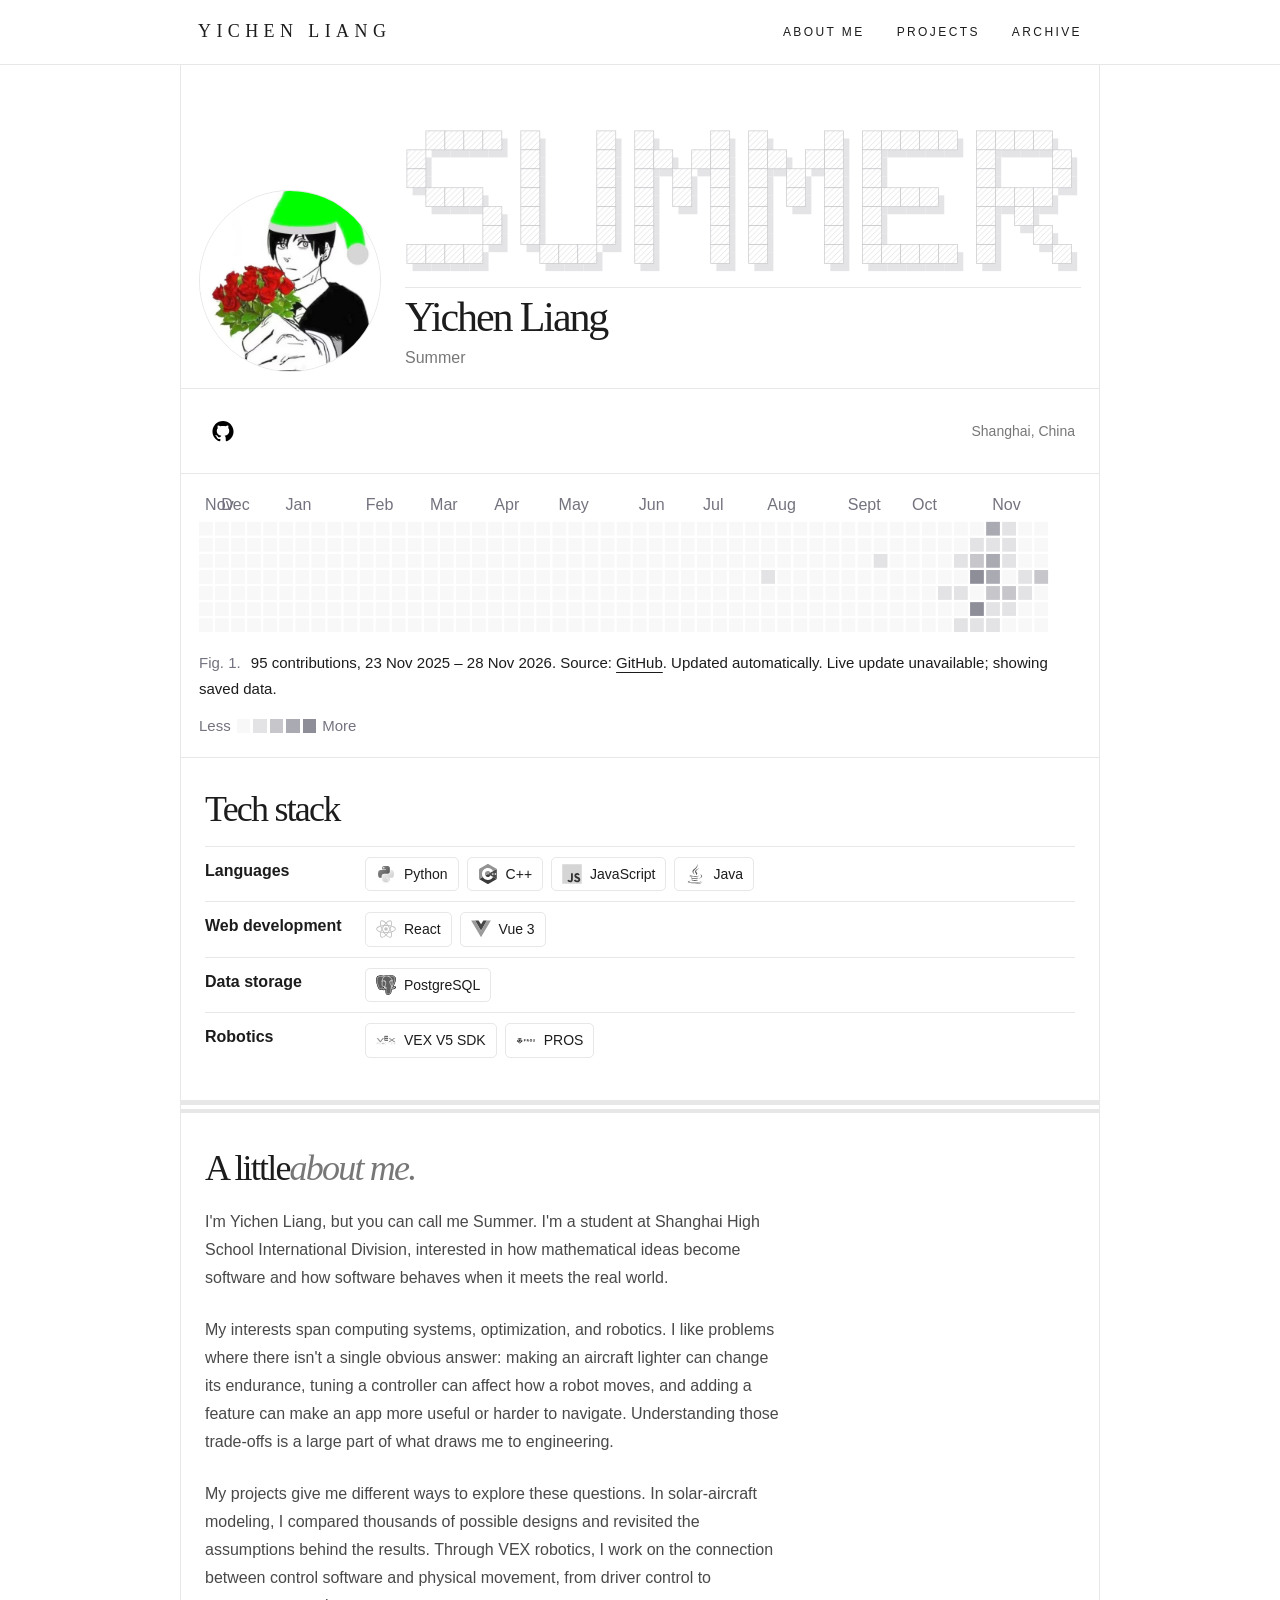
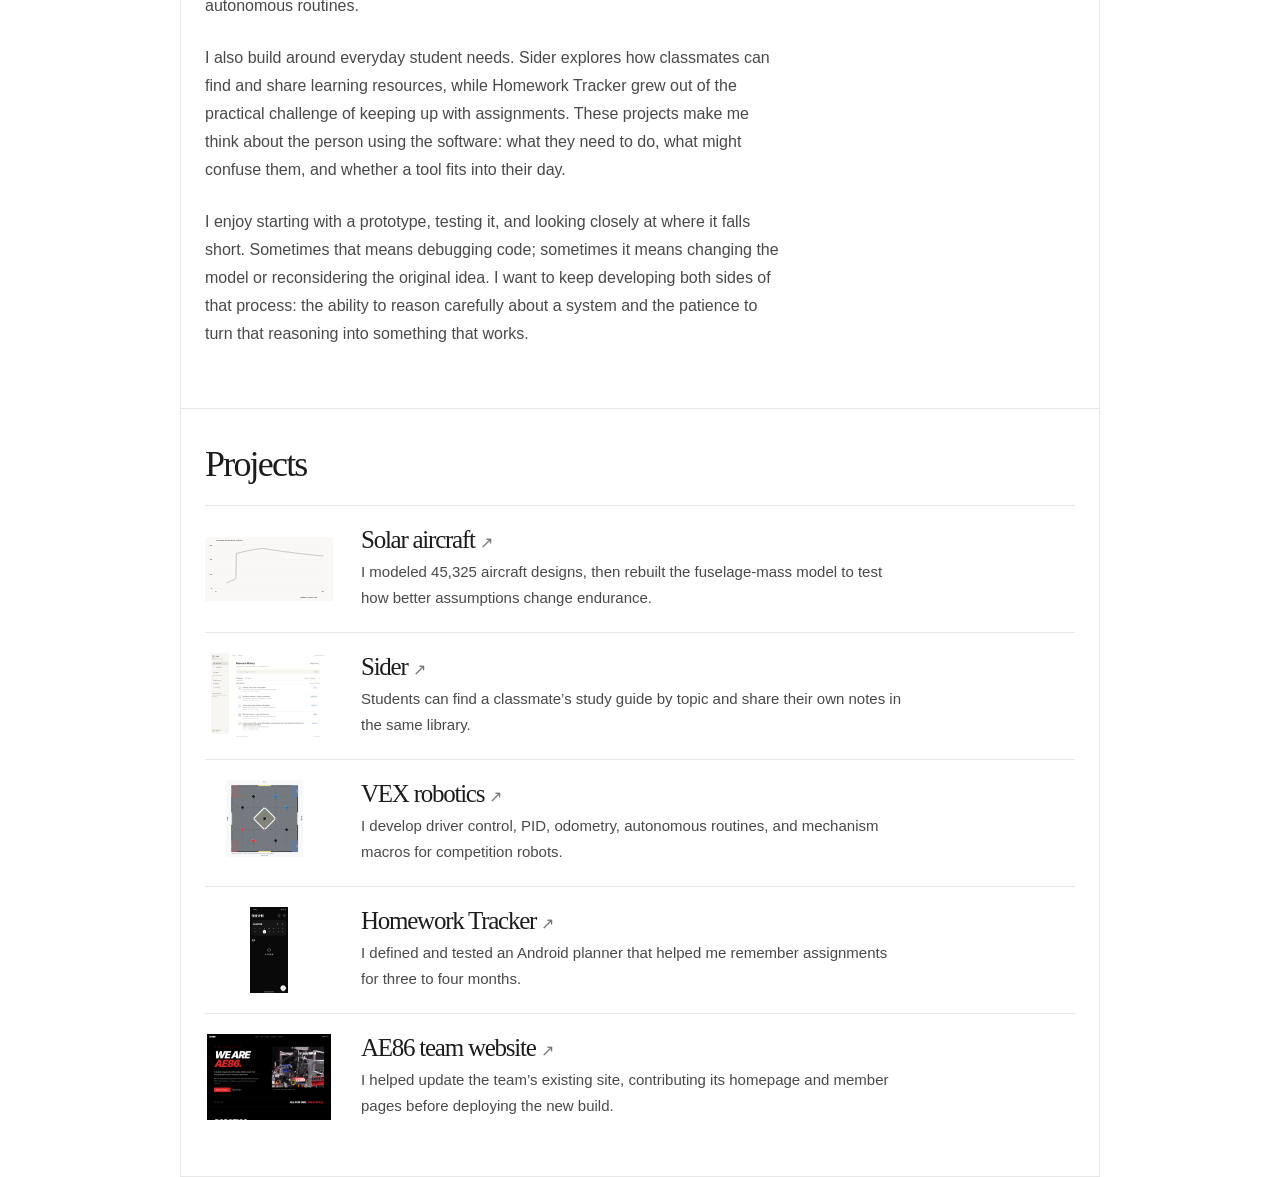
<file: index.html>
<!doctype html>
<html lang="en">
  <head>
    <meta charset="utf-8" />
    <meta name="viewport" content="width=device-width,initial-scale=1" />
    <meta
      name="description"
      content="Yichen Liang — selected explorations in computational modeling, control software, and computing systems."
    />
    <title>Yichen Liang — About Me</title>
    <link rel="stylesheet" href="style.css" />
  </head>
  <body class="profile-page">
    <a class="skip" href="#main">Skip to content</a>
    <header>
      <nav class="wrap" aria-label="Main navigation">
        <span class="logo">YICHEN LIANG</span>
        <div class="links">
          <a class="link" href="#about">About Me</a
          ><a class="link" href="#projects">Projects</a
          ><a class="link" href="archive.html">Archive</a>
        </div>
      </nav>
    </header>
    <main id="main" class="wrap">
      <section class="profile-head">
        <img
          class="profile-avatar"
          src="assets/summer-avatar.jpg"
          width="940"
          height="940"
          alt="Summer’s illustrated avatar holding red roses"
        /><img
          class="profile-wordmark"
          src="assets/summer-wordmark.svg"
          alt=""
          aria-hidden="true"
        />
        <div class="profile-identity">
          <h1>Yichen Liang</h1>
          <p>Summer</p>
        </div>
      </section>
      <div class="profile-bar">
        <a class="github-icon-link" href="https://github.com/summerliang74" aria-label="Summer on GitHub">
          <img src="assets/github-mark.svg" width="22" height="22" alt="" />
        </a><span>Shanghai, China</span>
      </div>
      <section class="github-activity" aria-label="GitHub contributions">
        <figure class="activity-plate">
          <div
            class="calendar-scroll"
            tabindex="0"
            aria-label="Daily contributions. Use left and right arrow keys to explore dates."
          >
            <svg
              xmlns="http://www.w3.org/2000/svg"
              viewBox="0 0 1113 186"
              font-family="Arial,sans-serif"
              font-size="21"
              fill="#73737f"
            >
              <text x="8" y="23">Nov</text>
              <text x="92" y="23">Dec</text>
              <text x="176" y="23">Jan</text>
              <text x="281" y="23">Feb</text>
              <text x="365" y="23">Mar</text>
              <text x="449" y="23">Apr</text>
              <text x="533" y="23">May</text>
              <text x="638" y="23">Jun</text>
              <text x="722" y="23">Jul</text>
              <text x="806" y="23">Aug</text>
              <text x="911" y="23">Sep</text>
              <text x="995" y="23">Oct</text>
              <rect
                x="0"
                y="39"
                width="18"
                height="18"
                fill="#f8f8f8"
                data-day="2025-11-02"
                data-count="0"
              />
              <rect
                x="0"
                y="60"
                width="18"
                height="18"
                fill="#f8f8f8"
                data-day="2025-11-03"
                data-count="0"
              />
              <rect
                x="0"
                y="81"
                width="18"
                height="18"
                fill="#f8f8f8"
                data-day="2025-11-04"
                data-count="0"
              />
              <rect
                x="0"
                y="102"
                width="18"
                height="18"
                fill="#f8f8f8"
                data-day="2025-11-05"
                data-count="0"
              />
              <rect
                x="0"
                y="123"
                width="18"
                height="18"
                fill="#f8f8f8"
                data-day="2025-11-06"
                data-count="0"
              />
              <rect
                x="0"
                y="144"
                width="18"
                height="18"
                fill="#f8f8f8"
                data-day="2025-11-07"
                data-count="0"
              />
              <rect
                x="0"
                y="165"
                width="18"
                height="18"
                fill="#f8f8f8"
                data-day="2025-11-08"
                data-count="0"
              />
              <rect
                x="21"
                y="39"
                width="18"
                height="18"
                fill="#f8f8f8"
                data-day="2025-11-09"
                data-count="0"
              />
              <rect
                x="21"
                y="60"
                width="18"
                height="18"
                fill="#f8f8f8"
                data-day="2025-11-10"
                data-count="0"
              />
              <rect
                x="21"
                y="81"
                width="18"
                height="18"
                fill="#f8f8f8"
                data-day="2025-11-11"
                data-count="0"
              />
              <rect
                x="21"
                y="102"
                width="18"
                height="18"
                fill="#f8f8f8"
                data-day="2025-11-12"
                data-count="0"
              />
              <rect
                x="21"
                y="123"
                width="18"
                height="18"
                fill="#f8f8f8"
                data-day="2025-11-13"
                data-count="0"
              />
              <rect
                x="21"
                y="144"
                width="18"
                height="18"
                fill="#f8f8f8"
                data-day="2025-11-14"
                data-count="0"
              />
              <rect
                x="21"
                y="165"
                width="18"
                height="18"
                fill="#f8f8f8"
                data-day="2025-11-15"
                data-count="0"
              />
              <rect
                x="42"
                y="39"
                width="18"
                height="18"
                fill="#f8f8f8"
                data-day="2025-11-16"
                data-count="0"
              />
              <rect
                x="42"
                y="60"
                width="18"
                height="18"
                fill="#f8f8f8"
                data-day="2025-11-17"
                data-count="0"
              />
              <rect
                x="42"
                y="81"
                width="18"
                height="18"
                fill="#f8f8f8"
                data-day="2025-11-18"
                data-count="0"
              />
              <rect
                x="42"
                y="102"
                width="18"
                height="18"
                fill="#f8f8f8"
                data-day="2025-11-19"
                data-count="0"
              />
              <rect
                x="42"
                y="123"
                width="18"
                height="18"
                fill="#f8f8f8"
                data-day="2025-11-20"
                data-count="0"
              />
              <rect
                x="42"
                y="144"
                width="18"
                height="18"
                fill="#f8f8f8"
                data-day="2025-11-21"
                data-count="0"
              />
              <rect
                x="42"
                y="165"
                width="18"
                height="18"
                fill="#f8f8f8"
                data-day="2025-11-22"
                data-count="0"
              />
              <rect
                x="63"
                y="39"
                width="18"
                height="18"
                fill="#f8f8f8"
                data-day="2025-11-23"
                data-count="0"
              />
              <rect
                x="63"
                y="60"
                width="18"
                height="18"
                fill="#f8f8f8"
                data-day="2025-11-24"
                data-count="0"
              />
              <rect
                x="63"
                y="81"
                width="18"
                height="18"
                fill="#f8f8f8"
                data-day="2025-11-25"
                data-count="0"
              />
              <rect
                x="63"
                y="102"
                width="18"
                height="18"
                fill="#f8f8f8"
                data-day="2025-11-26"
                data-count="0"
              />
              <rect
                x="63"
                y="123"
                width="18"
                height="18"
                fill="#f8f8f8"
                data-day="2025-11-27"
                data-count="0"
              />
              <rect
                x="63"
                y="144"
                width="18"
                height="18"
                fill="#f8f8f8"
                data-day="2025-11-28"
                data-count="0"
              />
              <rect
                x="63"
                y="165"
                width="18"
                height="18"
                fill="#f8f8f8"
                data-day="2025-11-29"
                data-count="0"
              />
              <rect
                x="84"
                y="39"
                width="18"
                height="18"
                fill="#f8f8f8"
                data-day="2025-11-30"
                data-count="0"
              />
              <rect
                x="84"
                y="60"
                width="18"
                height="18"
                fill="#f8f8f8"
                data-day="2025-12-01"
                data-count="0"
              />
              <rect
                x="84"
                y="81"
                width="18"
                height="18"
                fill="#f8f8f8"
                data-day="2025-12-02"
                data-count="0"
              />
              <rect
                x="84"
                y="102"
                width="18"
                height="18"
                fill="#f8f8f8"
                data-day="2025-12-03"
                data-count="0"
              />
              <rect
                x="84"
                y="123"
                width="18"
                height="18"
                fill="#f8f8f8"
                data-day="2025-12-04"
                data-count="0"
              />
              <rect
                x="84"
                y="144"
                width="18"
                height="18"
                fill="#f8f8f8"
                data-day="2025-12-05"
                data-count="0"
              />
              <rect
                x="84"
                y="165"
                width="18"
                height="18"
                fill="#f8f8f8"
                data-day="2025-12-06"
                data-count="0"
              />
              <rect
                x="105"
                y="39"
                width="18"
                height="18"
                fill="#f8f8f8"
                data-day="2025-12-07"
                data-count="0"
              />
              <rect
                x="105"
                y="60"
                width="18"
                height="18"
                fill="#f8f8f8"
                data-day="2025-12-08"
                data-count="0"
              />
              <rect
                x="105"
                y="81"
                width="18"
                height="18"
                fill="#f8f8f8"
                data-day="2025-12-09"
                data-count="0"
              />
              <rect
                x="105"
                y="102"
                width="18"
                height="18"
                fill="#f8f8f8"
                data-day="2025-12-10"
                data-count="0"
              />
              <rect
                x="105"
                y="123"
                width="18"
                height="18"
                fill="#f8f8f8"
                data-day="2025-12-11"
                data-count="0"
              />
              <rect
                x="105"
                y="144"
                width="18"
                height="18"
                fill="#f8f8f8"
                data-day="2025-12-12"
                data-count="0"
              />
              <rect
                x="105"
                y="165"
                width="18"
                height="18"
                fill="#f8f8f8"
                data-day="2025-12-13"
                data-count="0"
              />
              <rect
                x="126"
                y="39"
                width="18"
                height="18"
                fill="#f8f8f8"
                data-day="2025-12-14"
                data-count="0"
              />
              <rect
                x="126"
                y="60"
                width="18"
                height="18"
                fill="#f8f8f8"
                data-day="2025-12-15"
                data-count="0"
              />
              <rect
                x="126"
                y="81"
                width="18"
                height="18"
                fill="#f8f8f8"
                data-day="2025-12-16"
                data-count="0"
              />
              <rect
                x="126"
                y="102"
                width="18"
                height="18"
                fill="#f8f8f8"
                data-day="2025-12-17"
                data-count="0"
              />
              <rect
                x="126"
                y="123"
                width="18"
                height="18"
                fill="#f8f8f8"
                data-day="2025-12-18"
                data-count="0"
              />
              <rect
                x="126"
                y="144"
                width="18"
                height="18"
                fill="#f8f8f8"
                data-day="2025-12-19"
                data-count="0"
              />
              <rect
                x="126"
                y="165"
                width="18"
                height="18"
                fill="#f8f8f8"
                data-day="2025-12-20"
                data-count="0"
              />
              <rect
                x="147"
                y="39"
                width="18"
                height="18"
                fill="#f8f8f8"
                data-day="2025-12-21"
                data-count="0"
              />
              <rect
                x="147"
                y="60"
                width="18"
                height="18"
                fill="#f8f8f8"
                data-day="2025-12-22"
                data-count="0"
              />
              <rect
                x="147"
                y="81"
                width="18"
                height="18"
                fill="#f8f8f8"
                data-day="2025-12-23"
                data-count="0"
              />
              <rect
                x="147"
                y="102"
                width="18"
                height="18"
                fill="#f8f8f8"
                data-day="2025-12-24"
                data-count="0"
              />
              <rect
                x="147"
                y="123"
                width="18"
                height="18"
                fill="#f8f8f8"
                data-day="2025-12-25"
                data-count="0"
              />
              <rect
                x="147"
                y="144"
                width="18"
                height="18"
                fill="#f8f8f8"
                data-day="2025-12-26"
                data-count="0"
              />
              <rect
                x="147"
                y="165"
                width="18"
                height="18"
                fill="#f8f8f8"
                data-day="2025-12-27"
                data-count="0"
              />
              <rect
                x="168"
                y="39"
                width="18"
                height="18"
                fill="#f8f8f8"
                data-day="2025-12-28"
                data-count="0"
              />
              <rect
                x="168"
                y="60"
                width="18"
                height="18"
                fill="#f8f8f8"
                data-day="2025-12-29"
                data-count="0"
              />
              <rect
                x="168"
                y="81"
                width="18"
                height="18"
                fill="#f8f8f8"
                data-day="2025-12-30"
                data-count="0"
              />
              <rect
                x="168"
                y="102"
                width="18"
                height="18"
                fill="#f8f8f8"
                data-day="2025-12-31"
                data-count="0"
              />
              <rect
                x="168"
                y="123"
                width="18"
                height="18"
                fill="#f8f8f8"
                data-day="2026-01-01"
                data-count="0"
              />
              <rect
                x="168"
                y="144"
                width="18"
                height="18"
                fill="#f8f8f8"
                data-day="2026-01-02"
                data-count="0"
              />
              <rect
                x="168"
                y="165"
                width="18"
                height="18"
                fill="#f8f8f8"
                data-day="2026-01-03"
                data-count="0"
              />
              <rect
                x="189"
                y="39"
                width="18"
                height="18"
                fill="#f8f8f8"
                data-day="2026-01-04"
                data-count="0"
              />
              <rect
                x="189"
                y="60"
                width="18"
                height="18"
                fill="#f8f8f8"
                data-day="2026-01-05"
                data-count="0"
              />
              <rect
                x="189"
                y="81"
                width="18"
                height="18"
                fill="#f8f8f8"
                data-day="2026-01-06"
                data-count="0"
              />
              <rect
                x="189"
                y="102"
                width="18"
                height="18"
                fill="#f8f8f8"
                data-day="2026-01-07"
                data-count="0"
              />
              <rect
                x="189"
                y="123"
                width="18"
                height="18"
                fill="#f8f8f8"
                data-day="2026-01-08"
                data-count="0"
              />
              <rect
                x="189"
                y="144"
                width="18"
                height="18"
                fill="#f8f8f8"
                data-day="2026-01-09"
                data-count="0"
              />
              <rect
                x="189"
                y="165"
                width="18"
                height="18"
                fill="#f8f8f8"
                data-day="2026-01-10"
                data-count="0"
              />
              <rect
                x="210"
                y="39"
                width="18"
                height="18"
                fill="#f8f8f8"
                data-day="2026-01-11"
                data-count="0"
              />
              <rect
                x="210"
                y="60"
                width="18"
                height="18"
                fill="#f8f8f8"
                data-day="2026-01-12"
                data-count="0"
              />
              <rect
                x="210"
                y="81"
                width="18"
                height="18"
                fill="#f8f8f8"
                data-day="2026-01-13"
                data-count="0"
              />
              <rect
                x="210"
                y="102"
                width="18"
                height="18"
                fill="#f8f8f8"
                data-day="2026-01-14"
                data-count="0"
              />
              <rect
                x="210"
                y="123"
                width="18"
                height="18"
                fill="#f8f8f8"
                data-day="2026-01-15"
                data-count="0"
              />
              <rect
                x="210"
                y="144"
                width="18"
                height="18"
                fill="#f8f8f8"
                data-day="2026-01-16"
                data-count="0"
              />
              <rect
                x="210"
                y="165"
                width="18"
                height="18"
                fill="#f8f8f8"
                data-day="2026-01-17"
                data-count="0"
              />
              <rect
                x="231"
                y="39"
                width="18"
                height="18"
                fill="#f8f8f8"
                data-day="2026-01-18"
                data-count="0"
              />
              <rect
                x="231"
                y="60"
                width="18"
                height="18"
                fill="#f8f8f8"
                data-day="2026-01-19"
                data-count="0"
              />
              <rect
                x="231"
                y="81"
                width="18"
                height="18"
                fill="#f8f8f8"
                data-day="2026-01-20"
                data-count="0"
              />
              <rect
                x="231"
                y="102"
                width="18"
                height="18"
                fill="#f8f8f8"
                data-day="2026-01-21"
                data-count="0"
              />
              <rect
                x="231"
                y="123"
                width="18"
                height="18"
                fill="#f8f8f8"
                data-day="2026-01-22"
                data-count="0"
              />
              <rect
                x="231"
                y="144"
                width="18"
                height="18"
                fill="#f8f8f8"
                data-day="2026-01-23"
                data-count="0"
              />
              <rect
                x="231"
                y="165"
                width="18"
                height="18"
                fill="#f8f8f8"
                data-day="2026-01-24"
                data-count="0"
              />
              <rect
                x="252"
                y="39"
                width="18"
                height="18"
                fill="#f8f8f8"
                data-day="2026-01-25"
                data-count="0"
              />
              <rect
                x="252"
                y="60"
                width="18"
                height="18"
                fill="#f8f8f8"
                data-day="2026-01-26"
                data-count="0"
              />
              <rect
                x="252"
                y="81"
                width="18"
                height="18"
                fill="#f8f8f8"
                data-day="2026-01-27"
                data-count="0"
              />
              <rect
                x="252"
                y="102"
                width="18"
                height="18"
                fill="#f8f8f8"
                data-day="2026-01-28"
                data-count="0"
              />
              <rect
                x="252"
                y="123"
                width="18"
                height="18"
                fill="#f8f8f8"
                data-day="2026-01-29"
                data-count="0"
              />
              <rect
                x="252"
                y="144"
                width="18"
                height="18"
                fill="#f8f8f8"
                data-day="2026-01-30"
                data-count="0"
              />
              <rect
                x="252"
                y="165"
                width="18"
                height="18"
                fill="#f8f8f8"
                data-day="2026-01-31"
                data-count="0"
              />
              <rect
                x="273"
                y="39"
                width="18"
                height="18"
                fill="#f8f8f8"
                data-day="2026-02-01"
                data-count="0"
              />
              <rect
                x="273"
                y="60"
                width="18"
                height="18"
                fill="#f8f8f8"
                data-day="2026-02-02"
                data-count="0"
              />
              <rect
                x="273"
                y="81"
                width="18"
                height="18"
                fill="#f8f8f8"
                data-day="2026-02-03"
                data-count="0"
              />
              <rect
                x="273"
                y="102"
                width="18"
                height="18"
                fill="#f8f8f8"
                data-day="2026-02-04"
                data-count="0"
              />
              <rect
                x="273"
                y="123"
                width="18"
                height="18"
                fill="#f8f8f8"
                data-day="2026-02-05"
                data-count="0"
              />
              <rect
                x="273"
                y="144"
                width="18"
                height="18"
                fill="#f8f8f8"
                data-day="2026-02-06"
                data-count="0"
              />
              <rect
                x="273"
                y="165"
                width="18"
                height="18"
                fill="#f8f8f8"
                data-day="2026-02-07"
                data-count="0"
              />
              <rect
                x="294"
                y="39"
                width="18"
                height="18"
                fill="#f8f8f8"
                data-day="2026-02-08"
                data-count="0"
              />
              <rect
                x="294"
                y="60"
                width="18"
                height="18"
                fill="#f8f8f8"
                data-day="2026-02-09"
                data-count="0"
              />
              <rect
                x="294"
                y="81"
                width="18"
                height="18"
                fill="#f8f8f8"
                data-day="2026-02-10"
                data-count="0"
              />
              <rect
                x="294"
                y="102"
                width="18"
                height="18"
                fill="#f8f8f8"
                data-day="2026-02-11"
                data-count="0"
              />
              <rect
                x="294"
                y="123"
                width="18"
                height="18"
                fill="#f8f8f8"
                data-day="2026-02-12"
                data-count="0"
              />
              <rect
                x="294"
                y="144"
                width="18"
                height="18"
                fill="#f8f8f8"
                data-day="2026-02-13"
                data-count="0"
              />
              <rect
                x="294"
                y="165"
                width="18"
                height="18"
                fill="#f8f8f8"
                data-day="2026-02-14"
                data-count="0"
              />
              <rect
                x="315"
                y="39"
                width="18"
                height="18"
                fill="#f8f8f8"
                data-day="2026-02-15"
                data-count="0"
              />
              <rect
                x="315"
                y="60"
                width="18"
                height="18"
                fill="#f8f8f8"
                data-day="2026-02-16"
                data-count="0"
              />
              <rect
                x="315"
                y="81"
                width="18"
                height="18"
                fill="#f8f8f8"
                data-day="2026-02-17"
                data-count="0"
              />
              <rect
                x="315"
                y="102"
                width="18"
                height="18"
                fill="#f8f8f8"
                data-day="2026-02-18"
                data-count="0"
              />
              <rect
                x="315"
                y="123"
                width="18"
                height="18"
                fill="#f8f8f8"
                data-day="2026-02-19"
                data-count="0"
              />
              <rect
                x="315"
                y="144"
                width="18"
                height="18"
                fill="#f8f8f8"
                data-day="2026-02-20"
                data-count="0"
              />
              <rect
                x="315"
                y="165"
                width="18"
                height="18"
                fill="#f8f8f8"
                data-day="2026-02-21"
                data-count="0"
              />
              <rect
                x="336"
                y="39"
                width="18"
                height="18"
                fill="#f8f8f8"
                data-day="2026-02-22"
                data-count="0"
              />
              <rect
                x="336"
                y="60"
                width="18"
                height="18"
                fill="#f8f8f8"
                data-day="2026-02-23"
                data-count="0"
              />
              <rect
                x="336"
                y="81"
                width="18"
                height="18"
                fill="#f8f8f8"
                data-day="2026-02-24"
                data-count="0"
              />
              <rect
                x="336"
                y="102"
                width="18"
                height="18"
                fill="#f8f8f8"
                data-day="2026-02-25"
                data-count="0"
              />
              <rect
                x="336"
                y="123"
                width="18"
                height="18"
                fill="#f8f8f8"
                data-day="2026-02-26"
                data-count="0"
              />
              <rect
                x="336"
                y="144"
                width="18"
                height="18"
                fill="#f8f8f8"
                data-day="2026-02-27"
                data-count="0"
              />
              <rect
                x="336"
                y="165"
                width="18"
                height="18"
                fill="#f8f8f8"
                data-day="2026-02-28"
                data-count="0"
              />
              <rect
                x="357"
                y="39"
                width="18"
                height="18"
                fill="#f8f8f8"
                data-day="2026-03-01"
                data-count="0"
              />
              <rect
                x="357"
                y="60"
                width="18"
                height="18"
                fill="#f8f8f8"
                data-day="2026-03-02"
                data-count="0"
              />
              <rect
                x="357"
                y="81"
                width="18"
                height="18"
                fill="#f8f8f8"
                data-day="2026-03-03"
                data-count="0"
              />
              <rect
                x="357"
                y="102"
                width="18"
                height="18"
                fill="#f8f8f8"
                data-day="2026-03-04"
                data-count="0"
              />
              <rect
                x="357"
                y="123"
                width="18"
                height="18"
                fill="#f8f8f8"
                data-day="2026-03-05"
                data-count="0"
              />
              <rect
                x="357"
                y="144"
                width="18"
                height="18"
                fill="#f8f8f8"
                data-day="2026-03-06"
                data-count="0"
              />
              <rect
                x="357"
                y="165"
                width="18"
                height="18"
                fill="#f8f8f8"
                data-day="2026-03-07"
                data-count="0"
              />
              <rect
                x="378"
                y="39"
                width="18"
                height="18"
                fill="#f8f8f8"
                data-day="2026-03-08"
                data-count="0"
              />
              <rect
                x="378"
                y="60"
                width="18"
                height="18"
                fill="#f8f8f8"
                data-day="2026-03-09"
                data-count="0"
              />
              <rect
                x="378"
                y="81"
                width="18"
                height="18"
                fill="#f8f8f8"
                data-day="2026-03-10"
                data-count="0"
              />
              <rect
                x="378"
                y="102"
                width="18"
                height="18"
                fill="#f8f8f8"
                data-day="2026-03-11"
                data-count="0"
              />
              <rect
                x="378"
                y="123"
                width="18"
                height="18"
                fill="#f8f8f8"
                data-day="2026-03-12"
                data-count="0"
              />
              <rect
                x="378"
                y="144"
                width="18"
                height="18"
                fill="#f8f8f8"
                data-day="2026-03-13"
                data-count="0"
              />
              <rect
                x="378"
                y="165"
                width="18"
                height="18"
                fill="#f8f8f8"
                data-day="2026-03-14"
                data-count="0"
              />
              <rect
                x="399"
                y="39"
                width="18"
                height="18"
                fill="#f8f8f8"
                data-day="2026-03-15"
                data-count="0"
              />
              <rect
                x="399"
                y="60"
                width="18"
                height="18"
                fill="#f8f8f8"
                data-day="2026-03-16"
                data-count="0"
              />
              <rect
                x="399"
                y="81"
                width="18"
                height="18"
                fill="#f8f8f8"
                data-day="2026-03-17"
                data-count="0"
              />
              <rect
                x="399"
                y="102"
                width="18"
                height="18"
                fill="#f8f8f8"
                data-day="2026-03-18"
                data-count="0"
              />
              <rect
                x="399"
                y="123"
                width="18"
                height="18"
                fill="#f8f8f8"
                data-day="2026-03-19"
                data-count="0"
              />
              <rect
                x="399"
                y="144"
                width="18"
                height="18"
                fill="#f8f8f8"
                data-day="2026-03-20"
                data-count="0"
              />
              <rect
                x="399"
                y="165"
                width="18"
                height="18"
                fill="#f8f8f8"
                data-day="2026-03-21"
                data-count="0"
              />
              <rect
                x="420"
                y="39"
                width="18"
                height="18"
                fill="#f8f8f8"
                data-day="2026-03-22"
                data-count="0"
              />
              <rect
                x="420"
                y="60"
                width="18"
                height="18"
                fill="#f8f8f8"
                data-day="2026-03-23"
                data-count="0"
              />
              <rect
                x="420"
                y="81"
                width="18"
                height="18"
                fill="#f8f8f8"
                data-day="2026-03-24"
                data-count="0"
              />
              <rect
                x="420"
                y="102"
                width="18"
                height="18"
                fill="#f8f8f8"
                data-day="2026-03-25"
                data-count="0"
              />
              <rect
                x="420"
                y="123"
                width="18"
                height="18"
                fill="#f8f8f8"
                data-day="2026-03-26"
                data-count="0"
              />
              <rect
                x="420"
                y="144"
                width="18"
                height="18"
                fill="#f8f8f8"
                data-day="2026-03-27"
                data-count="0"
              />
              <rect
                x="420"
                y="165"
                width="18"
                height="18"
                fill="#f8f8f8"
                data-day="2026-03-28"
                data-count="0"
              />
              <rect
                x="441"
                y="39"
                width="18"
                height="18"
                fill="#f8f8f8"
                data-day="2026-03-29"
                data-count="0"
              />
              <rect
                x="441"
                y="60"
                width="18"
                height="18"
                fill="#f8f8f8"
                data-day="2026-03-30"
                data-count="0"
              />
              <rect
                x="441"
                y="81"
                width="18"
                height="18"
                fill="#f8f8f8"
                data-day="2026-03-31"
                data-count="0"
              />
              <rect
                x="441"
                y="102"
                width="18"
                height="18"
                fill="#f8f8f8"
                data-day="2026-04-01"
                data-count="0"
              />
              <rect
                x="441"
                y="123"
                width="18"
                height="18"
                fill="#f8f8f8"
                data-day="2026-04-02"
                data-count="0"
              />
              <rect
                x="441"
                y="144"
                width="18"
                height="18"
                fill="#f8f8f8"
                data-day="2026-04-03"
                data-count="0"
              />
              <rect
                x="441"
                y="165"
                width="18"
                height="18"
                fill="#f8f8f8"
                data-day="2026-04-04"
                data-count="0"
              />
              <rect
                x="462"
                y="39"
                width="18"
                height="18"
                fill="#f8f8f8"
                data-day="2026-04-05"
                data-count="0"
              />
              <rect
                x="462"
                y="60"
                width="18"
                height="18"
                fill="#f8f8f8"
                data-day="2026-04-06"
                data-count="0"
              />
              <rect
                x="462"
                y="81"
                width="18"
                height="18"
                fill="#f8f8f8"
                data-day="2026-04-07"
                data-count="0"
              />
              <rect
                x="462"
                y="102"
                width="18"
                height="18"
                fill="#f8f8f8"
                data-day="2026-04-08"
                data-count="0"
              />
              <rect
                x="462"
                y="123"
                width="18"
                height="18"
                fill="#f8f8f8"
                data-day="2026-04-09"
                data-count="0"
              />
              <rect
                x="462"
                y="144"
                width="18"
                height="18"
                fill="#f8f8f8"
                data-day="2026-04-10"
                data-count="0"
              />
              <rect
                x="462"
                y="165"
                width="18"
                height="18"
                fill="#f8f8f8"
                data-day="2026-04-11"
                data-count="0"
              />
              <rect
                x="483"
                y="39"
                width="18"
                height="18"
                fill="#f8f8f8"
                data-day="2026-04-12"
                data-count="0"
              />
              <rect
                x="483"
                y="60"
                width="18"
                height="18"
                fill="#f8f8f8"
                data-day="2026-04-13"
                data-count="0"
              />
              <rect
                x="483"
                y="81"
                width="18"
                height="18"
                fill="#f8f8f8"
                data-day="2026-04-14"
                data-count="0"
              />
              <rect
                x="483"
                y="102"
                width="18"
                height="18"
                fill="#f8f8f8"
                data-day="2026-04-15"
                data-count="0"
              />
              <rect
                x="483"
                y="123"
                width="18"
                height="18"
                fill="#f8f8f8"
                data-day="2026-04-16"
                data-count="0"
              />
              <rect
                x="483"
                y="144"
                width="18"
                height="18"
                fill="#f8f8f8"
                data-day="2026-04-17"
                data-count="0"
              />
              <rect
                x="483"
                y="165"
                width="18"
                height="18"
                fill="#f8f8f8"
                data-day="2026-04-18"
                data-count="0"
              />
              <rect
                x="504"
                y="39"
                width="18"
                height="18"
                fill="#f8f8f8"
                data-day="2026-04-19"
                data-count="0"
              />
              <rect
                x="504"
                y="60"
                width="18"
                height="18"
                fill="#f8f8f8"
                data-day="2026-04-20"
                data-count="0"
              />
              <rect
                x="504"
                y="81"
                width="18"
                height="18"
                fill="#f8f8f8"
                data-day="2026-04-21"
                data-count="0"
              />
              <rect
                x="504"
                y="102"
                width="18"
                height="18"
                fill="#f8f8f8"
                data-day="2026-04-22"
                data-count="0"
              />
              <rect
                x="504"
                y="123"
                width="18"
                height="18"
                fill="#f8f8f8"
                data-day="2026-04-23"
                data-count="0"
              />
              <rect
                x="504"
                y="144"
                width="18"
                height="18"
                fill="#f8f8f8"
                data-day="2026-04-24"
                data-count="0"
              />
              <rect
                x="504"
                y="165"
                width="18"
                height="18"
                fill="#f8f8f8"
                data-day="2026-04-25"
                data-count="0"
              />
              <rect
                x="525"
                y="39"
                width="18"
                height="18"
                fill="#f8f8f8"
                data-day="2026-04-26"
                data-count="0"
              />
              <rect
                x="525"
                y="60"
                width="18"
                height="18"
                fill="#f8f8f8"
                data-day="2026-04-27"
                data-count="0"
              />
              <rect
                x="525"
                y="81"
                width="18"
                height="18"
                fill="#f8f8f8"
                data-day="2026-04-28"
                data-count="0"
              />
              <rect
                x="525"
                y="102"
                width="18"
                height="18"
                fill="#f8f8f8"
                data-day="2026-04-29"
                data-count="0"
              />
              <rect
                x="525"
                y="123"
                width="18"
                height="18"
                fill="#f8f8f8"
                data-day="2026-04-30"
                data-count="0"
              />
              <rect
                x="525"
                y="144"
                width="18"
                height="18"
                fill="#f8f8f8"
                data-day="2026-05-01"
                data-count="0"
              />
              <rect
                x="525"
                y="165"
                width="18"
                height="18"
                fill="#f8f8f8"
                data-day="2026-05-02"
                data-count="0"
              />
              <rect
                x="546"
                y="39"
                width="18"
                height="18"
                fill="#f8f8f8"
                data-day="2026-05-03"
                data-count="0"
              />
              <rect
                x="546"
                y="60"
                width="18"
                height="18"
                fill="#f8f8f8"
                data-day="2026-05-04"
                data-count="0"
              />
              <rect
                x="546"
                y="81"
                width="18"
                height="18"
                fill="#f8f8f8"
                data-day="2026-05-05"
                data-count="0"
              />
              <rect
                x="546"
                y="102"
                width="18"
                height="18"
                fill="#f8f8f8"
                data-day="2026-05-06"
                data-count="0"
              />
              <rect
                x="546"
                y="123"
                width="18"
                height="18"
                fill="#f8f8f8"
                data-day="2026-05-07"
                data-count="0"
              />
              <rect
                x="546"
                y="144"
                width="18"
                height="18"
                fill="#f8f8f8"
                data-day="2026-05-08"
                data-count="0"
              />
              <rect
                x="546"
                y="165"
                width="18"
                height="18"
                fill="#f8f8f8"
                data-day="2026-05-09"
                data-count="0"
              />
              <rect
                x="567"
                y="39"
                width="18"
                height="18"
                fill="#f8f8f8"
                data-day="2026-05-10"
                data-count="0"
              />
              <rect
                x="567"
                y="60"
                width="18"
                height="18"
                fill="#f8f8f8"
                data-day="2026-05-11"
                data-count="0"
              />
              <rect
                x="567"
                y="81"
                width="18"
                height="18"
                fill="#f8f8f8"
                data-day="2026-05-12"
                data-count="0"
              />
              <rect
                x="567"
                y="102"
                width="18"
                height="18"
                fill="#f8f8f8"
                data-day="2026-05-13"
                data-count="0"
              />
              <rect
                x="567"
                y="123"
                width="18"
                height="18"
                fill="#f8f8f8"
                data-day="2026-05-14"
                data-count="0"
              />
              <rect
                x="567"
                y="144"
                width="18"
                height="18"
                fill="#f8f8f8"
                data-day="2026-05-15"
                data-count="0"
              />
              <rect
                x="567"
                y="165"
                width="18"
                height="18"
                fill="#f8f8f8"
                data-day="2026-05-16"
                data-count="0"
              />
              <rect
                x="588"
                y="39"
                width="18"
                height="18"
                fill="#f8f8f8"
                data-day="2026-05-17"
                data-count="0"
              />
              <rect
                x="588"
                y="60"
                width="18"
                height="18"
                fill="#f8f8f8"
                data-day="2026-05-18"
                data-count="0"
              />
              <rect
                x="588"
                y="81"
                width="18"
                height="18"
                fill="#f8f8f8"
                data-day="2026-05-19"
                data-count="0"
              />
              <rect
                x="588"
                y="102"
                width="18"
                height="18"
                fill="#f8f8f8"
                data-day="2026-05-20"
                data-count="0"
              />
              <rect
                x="588"
                y="123"
                width="18"
                height="18"
                fill="#f8f8f8"
                data-day="2026-05-21"
                data-count="0"
              />
              <rect
                x="588"
                y="144"
                width="18"
                height="18"
                fill="#f8f8f8"
                data-day="2026-05-22"
                data-count="0"
              />
              <rect
                x="588"
                y="165"
                width="18"
                height="18"
                fill="#f8f8f8"
                data-day="2026-05-23"
                data-count="0"
              />
              <rect
                x="609"
                y="39"
                width="18"
                height="18"
                fill="#f8f8f8"
                data-day="2026-05-24"
                data-count="0"
              />
              <rect
                x="609"
                y="60"
                width="18"
                height="18"
                fill="#f8f8f8"
                data-day="2026-05-25"
                data-count="0"
              />
              <rect
                x="609"
                y="81"
                width="18"
                height="18"
                fill="#f8f8f8"
                data-day="2026-05-26"
                data-count="0"
              />
              <rect
                x="609"
                y="102"
                width="18"
                height="18"
                fill="#f8f8f8"
                data-day="2026-05-27"
                data-count="0"
              />
              <rect
                x="609"
                y="123"
                width="18"
                height="18"
                fill="#f8f8f8"
                data-day="2026-05-28"
                data-count="0"
              />
              <rect
                x="609"
                y="144"
                width="18"
                height="18"
                fill="#f8f8f8"
                data-day="2026-05-29"
                data-count="0"
              />
              <rect
                x="609"
                y="165"
                width="18"
                height="18"
                fill="#f8f8f8"
                data-day="2026-05-30"
                data-count="0"
              />
              <rect
                x="630"
                y="39"
                width="18"
                height="18"
                fill="#f8f8f8"
                data-day="2026-05-31"
                data-count="0"
              />
              <rect
                x="630"
                y="60"
                width="18"
                height="18"
                fill="#f8f8f8"
                data-day="2026-06-01"
                data-count="0"
              />
              <rect
                x="630"
                y="81"
                width="18"
                height="18"
                fill="#f8f8f8"
                data-day="2026-06-02"
                data-count="0"
              />
              <rect
                x="630"
                y="102"
                width="18"
                height="18"
                fill="#f8f8f8"
                data-day="2026-06-03"
                data-count="0"
              />
              <rect
                x="630"
                y="123"
                width="18"
                height="18"
                fill="#f8f8f8"
                data-day="2026-06-04"
                data-count="0"
              />
              <rect
                x="630"
                y="144"
                width="18"
                height="18"
                fill="#f8f8f8"
                data-day="2026-06-05"
                data-count="0"
              />
              <rect
                x="630"
                y="165"
                width="18"
                height="18"
                fill="#f8f8f8"
                data-day="2026-06-06"
                data-count="0"
              />
              <rect
                x="651"
                y="39"
                width="18"
                height="18"
                fill="#f8f8f8"
                data-day="2026-06-07"
                data-count="0"
              />
              <rect
                x="651"
                y="60"
                width="18"
                height="18"
                fill="#f8f8f8"
                data-day="2026-06-08"
                data-count="0"
              />
              <rect
                x="651"
                y="81"
                width="18"
                height="18"
                fill="#f8f8f8"
                data-day="2026-06-09"
                data-count="0"
              />
              <rect
                x="651"
                y="102"
                width="18"
                height="18"
                fill="#f8f8f8"
                data-day="2026-06-10"
                data-count="0"
              />
              <rect
                x="651"
                y="123"
                width="18"
                height="18"
                fill="#f8f8f8"
                data-day="2026-06-11"
                data-count="0"
              />
              <rect
                x="651"
                y="144"
                width="18"
                height="18"
                fill="#f8f8f8"
                data-day="2026-06-12"
                data-count="0"
              />
              <rect
                x="651"
                y="165"
                width="18"
                height="18"
                fill="#f8f8f8"
                data-day="2026-06-13"
                data-count="0"
              />
              <rect
                x="672"
                y="39"
                width="18"
                height="18"
                fill="#f8f8f8"
                data-day="2026-06-14"
                data-count="0"
              />
              <rect
                x="672"
                y="60"
                width="18"
                height="18"
                fill="#f8f8f8"
                data-day="2026-06-15"
                data-count="0"
              />
              <rect
                x="672"
                y="81"
                width="18"
                height="18"
                fill="#f8f8f8"
                data-day="2026-06-16"
                data-count="0"
              />
              <rect
                x="672"
                y="102"
                width="18"
                height="18"
                fill="#f8f8f8"
                data-day="2026-06-17"
                data-count="0"
              />
              <rect
                x="672"
                y="123"
                width="18"
                height="18"
                fill="#f8f8f8"
                data-day="2026-06-18"
                data-count="0"
              />
              <rect
                x="672"
                y="144"
                width="18"
                height="18"
                fill="#f8f8f8"
                data-day="2026-06-19"
                data-count="0"
              />
              <rect
                x="672"
                y="165"
                width="18"
                height="18"
                fill="#f8f8f8"
                data-day="2026-06-20"
                data-count="0"
              />
              <rect
                x="693"
                y="39"
                width="18"
                height="18"
                fill="#f8f8f8"
                data-day="2026-06-21"
                data-count="0"
              />
              <rect
                x="693"
                y="60"
                width="18"
                height="18"
                fill="#f8f8f8"
                data-day="2026-06-22"
                data-count="0"
              />
              <rect
                x="693"
                y="81"
                width="18"
                height="18"
                fill="#f8f8f8"
                data-day="2026-06-23"
                data-count="0"
              />
              <rect
                x="693"
                y="102"
                width="18"
                height="18"
                fill="#f8f8f8"
                data-day="2026-06-24"
                data-count="0"
              />
              <rect
                x="693"
                y="123"
                width="18"
                height="18"
                fill="#f8f8f8"
                data-day="2026-06-25"
                data-count="0"
              />
              <rect
                x="693"
                y="144"
                width="18"
                height="18"
                fill="#f8f8f8"
                data-day="2026-06-26"
                data-count="0"
              />
              <rect
                x="693"
                y="165"
                width="18"
                height="18"
                fill="#f8f8f8"
                data-day="2026-06-27"
                data-count="0"
              />
              <rect
                x="714"
                y="39"
                width="18"
                height="18"
                fill="#f8f8f8"
                data-day="2026-06-28"
                data-count="0"
              />
              <rect
                x="714"
                y="60"
                width="18"
                height="18"
                fill="#f8f8f8"
                data-day="2026-06-29"
                data-count="0"
              />
              <rect
                x="714"
                y="81"
                width="18"
                height="18"
                fill="#f8f8f8"
                data-day="2026-06-30"
                data-count="0"
              />
              <rect
                x="714"
                y="102"
                width="18"
                height="18"
                fill="#f8f8f8"
                data-day="2026-07-01"
                data-count="0"
              />
              <rect
                x="714"
                y="123"
                width="18"
                height="18"
                fill="#f8f8f8"
                data-day="2026-07-02"
                data-count="0"
              />
              <rect
                x="714"
                y="144"
                width="18"
                height="18"
                fill="#f8f8f8"
                data-day="2026-07-03"
                data-count="0"
              />
              <rect
                x="714"
                y="165"
                width="18"
                height="18"
                fill="#f8f8f8"
                data-day="2026-07-04"
                data-count="0"
              />
              <rect
                x="735"
                y="39"
                width="18"
                height="18"
                fill="#f8f8f8"
                data-day="2026-07-05"
                data-count="0"
              />
              <rect
                x="735"
                y="60"
                width="18"
                height="18"
                fill="#f8f8f8"
                data-day="2026-07-06"
                data-count="0"
              />
              <rect
                x="735"
                y="81"
                width="18"
                height="18"
                fill="#f8f8f8"
                data-day="2026-07-07"
                data-count="0"
              />
              <rect
                x="735"
                y="102"
                width="18"
                height="18"
                fill="#f8f8f8"
                data-day="2026-07-08"
                data-count="0"
              />
              <rect
                x="735"
                y="123"
                width="18"
                height="18"
                fill="#f8f8f8"
                data-day="2026-07-09"
                data-count="0"
              />
              <rect
                x="735"
                y="144"
                width="18"
                height="18"
                fill="#f8f8f8"
                data-day="2026-07-10"
                data-count="0"
              />
              <rect
                x="735"
                y="165"
                width="18"
                height="18"
                fill="#f8f8f8"
                data-day="2026-07-11"
                data-count="0"
              />
              <rect
                x="756"
                y="39"
                width="18"
                height="18"
                fill="#f8f8f8"
                data-day="2026-07-12"
                data-count="0"
              />
              <rect
                x="756"
                y="60"
                width="18"
                height="18"
                fill="#f8f8f8"
                data-day="2026-07-13"
                data-count="0"
              />
              <rect
                x="756"
                y="81"
                width="18"
                height="18"
                fill="#f8f8f8"
                data-day="2026-07-14"
                data-count="0"
              />
              <rect
                x="756"
                y="102"
                width="18"
                height="18"
                fill="#f8f8f8"
                data-day="2026-07-15"
                data-count="0"
              />
              <rect
                x="756"
                y="123"
                width="18"
                height="18"
                fill="#f8f8f8"
                data-day="2026-07-16"
                data-count="0"
              />
              <rect
                x="756"
                y="144"
                width="18"
                height="18"
                fill="#f8f8f8"
                data-day="2026-07-17"
                data-count="0"
              />
              <rect
                x="756"
                y="165"
                width="18"
                height="18"
                fill="#f8f8f8"
                data-day="2026-07-18"
                data-count="0"
              />
              <rect
                x="777"
                y="39"
                width="18"
                height="18"
                fill="#f8f8f8"
                data-day="2026-07-19"
                data-count="0"
              />
              <rect
                x="777"
                y="60"
                width="18"
                height="18"
                fill="#f8f8f8"
                data-day="2026-07-20"
                data-count="0"
              />
              <rect
                x="777"
                y="81"
                width="18"
                height="18"
                fill="#f8f8f8"
                data-day="2026-07-21"
                data-count="0"
              />
              <rect
                x="777"
                y="102"
                width="18"
                height="18"
                fill="#f8f8f8"
                data-day="2026-07-22"
                data-count="0"
              />
              <rect
                x="777"
                y="123"
                width="18"
                height="18"
                fill="#f8f8f8"
                data-day="2026-07-23"
                data-count="0"
              />
              <rect
                x="777"
                y="144"
                width="18"
                height="18"
                fill="#f8f8f8"
                data-day="2026-07-24"
                data-count="0"
              />
              <rect
                x="777"
                y="165"
                width="18"
                height="18"
                fill="#f8f8f8"
                data-day="2026-07-25"
                data-count="0"
              />
              <rect
                x="798"
                y="39"
                width="18"
                height="18"
                fill="#f8f8f8"
                data-day="2026-07-26"
                data-count="0"
              />
              <rect
                x="798"
                y="60"
                width="18"
                height="18"
                fill="#f8f8f8"
                data-day="2026-07-27"
                data-count="0"
              />
              <rect
                x="798"
                y="81"
                width="18"
                height="18"
                fill="#f8f8f8"
                data-day="2026-07-28"
                data-count="0"
              />
              <rect
                x="798"
                y="102"
                width="18"
                height="18"
                fill="#e3e3e5"
                data-day="2026-07-29"
                data-count="1"
              />
              <rect
                x="798"
                y="123"
                width="18"
                height="18"
                fill="#f8f8f8"
                data-day="2026-07-30"
                data-count="0"
              />
              <rect
                x="798"
                y="144"
                width="18"
                height="18"
                fill="#f8f8f8"
                data-day="2026-07-31"
                data-count="0"
              />
              <rect
                x="798"
                y="165"
                width="18"
                height="18"
                fill="#f8f8f8"
                data-day="2026-08-01"
                data-count="0"
              />
              <rect
                x="819"
                y="39"
                width="18"
                height="18"
                fill="#f8f8f8"
                data-day="2026-08-02"
                data-count="0"
              />
              <rect
                x="819"
                y="60"
                width="18"
                height="18"
                fill="#f8f8f8"
                data-day="2026-08-03"
                data-count="0"
              />
              <rect
                x="819"
                y="81"
                width="18"
                height="18"
                fill="#f8f8f8"
                data-day="2026-08-04"
                data-count="0"
              />
              <rect
                x="819"
                y="102"
                width="18"
                height="18"
                fill="#f8f8f8"
                data-day="2026-08-05"
                data-count="0"
              />
              <rect
                x="819"
                y="123"
                width="18"
                height="18"
                fill="#f8f8f8"
                data-day="2026-08-06"
                data-count="0"
              />
              <rect
                x="819"
                y="144"
                width="18"
                height="18"
                fill="#f8f8f8"
                data-day="2026-08-07"
                data-count="0"
              />
              <rect
                x="819"
                y="165"
                width="18"
                height="18"
                fill="#f8f8f8"
                data-day="2026-08-08"
                data-count="0"
              />
              <rect
                x="840"
                y="39"
                width="18"
                height="18"
                fill="#f8f8f8"
                data-day="2026-08-09"
                data-count="0"
              />
              <rect
                x="840"
                y="60"
                width="18"
                height="18"
                fill="#f8f8f8"
                data-day="2026-08-10"
                data-count="0"
              />
              <rect
                x="840"
                y="81"
                width="18"
                height="18"
                fill="#f8f8f8"
                data-day="2026-08-11"
                data-count="0"
              />
              <rect
                x="840"
                y="102"
                width="18"
                height="18"
                fill="#f8f8f8"
                data-day="2026-08-12"
                data-count="0"
              />
              <rect
                x="840"
                y="123"
                width="18"
                height="18"
                fill="#f8f8f8"
                data-day="2026-08-13"
                data-count="0"
              />
              <rect
                x="840"
                y="144"
                width="18"
                height="18"
                fill="#f8f8f8"
                data-day="2026-08-14"
                data-count="0"
              />
              <rect
                x="840"
                y="165"
                width="18"
                height="18"
                fill="#f8f8f8"
                data-day="2026-08-15"
                data-count="0"
              />
              <rect
                x="861"
                y="39"
                width="18"
                height="18"
                fill="#f8f8f8"
                data-day="2026-08-16"
                data-count="0"
              />
              <rect
                x="861"
                y="60"
                width="18"
                height="18"
                fill="#f8f8f8"
                data-day="2026-08-17"
                data-count="0"
              />
              <rect
                x="861"
                y="81"
                width="18"
                height="18"
                fill="#f8f8f8"
                data-day="2026-08-18"
                data-count="0"
              />
              <rect
                x="861"
                y="102"
                width="18"
                height="18"
                fill="#f8f8f8"
                data-day="2026-08-19"
                data-count="0"
              />
              <rect
                x="861"
                y="123"
                width="18"
                height="18"
                fill="#f8f8f8"
                data-day="2026-08-20"
                data-count="0"
              />
              <rect
                x="861"
                y="144"
                width="18"
                height="18"
                fill="#f8f8f8"
                data-day="2026-08-21"
                data-count="0"
              />
              <rect
                x="861"
                y="165"
                width="18"
                height="18"
                fill="#f8f8f8"
                data-day="2026-08-22"
                data-count="0"
              />
              <rect
                x="882"
                y="39"
                width="18"
                height="18"
                fill="#f8f8f8"
                data-day="2026-08-23"
                data-count="0"
              />
              <rect
                x="882"
                y="60"
                width="18"
                height="18"
                fill="#f8f8f8"
                data-day="2026-08-24"
                data-count="0"
              />
              <rect
                x="882"
                y="81"
                width="18"
                height="18"
                fill="#f8f8f8"
                data-day="2026-08-25"
                data-count="0"
              />
              <rect
                x="882"
                y="102"
                width="18"
                height="18"
                fill="#f8f8f8"
                data-day="2026-08-26"
                data-count="0"
              />
              <rect
                x="882"
                y="123"
                width="18"
                height="18"
                fill="#f8f8f8"
                data-day="2026-08-27"
                data-count="0"
              />
              <rect
                x="882"
                y="144"
                width="18"
                height="18"
                fill="#f8f8f8"
                data-day="2026-08-28"
                data-count="0"
              />
              <rect
                x="882"
                y="165"
                width="18"
                height="18"
                fill="#f8f8f8"
                data-day="2026-08-29"
                data-count="0"
              />
              <rect
                x="903"
                y="39"
                width="18"
                height="18"
                fill="#f8f8f8"
                data-day="2026-08-30"
                data-count="0"
              />
              <rect
                x="903"
                y="60"
                width="18"
                height="18"
                fill="#f8f8f8"
                data-day="2026-08-31"
                data-count="0"
              />
              <rect
                x="903"
                y="81"
                width="18"
                height="18"
                fill="#f8f8f8"
                data-day="2026-09-01"
                data-count="0"
              />
              <rect
                x="903"
                y="102"
                width="18"
                height="18"
                fill="#f8f8f8"
                data-day="2026-09-02"
                data-count="0"
              />
              <rect
                x="903"
                y="123"
                width="18"
                height="18"
                fill="#f8f8f8"
                data-day="2026-09-03"
                data-count="0"
              />
              <rect
                x="903"
                y="144"
                width="18"
                height="18"
                fill="#f8f8f8"
                data-day="2026-09-04"
                data-count="0"
              />
              <rect
                x="903"
                y="165"
                width="18"
                height="18"
                fill="#f8f8f8"
                data-day="2026-09-05"
                data-count="0"
              />
              <rect
                x="924"
                y="39"
                width="18"
                height="18"
                fill="#f8f8f8"
                data-day="2026-09-06"
                data-count="0"
              />
              <rect
                x="924"
                y="60"
                width="18"
                height="18"
                fill="#f8f8f8"
                data-day="2026-09-07"
                data-count="0"
              />
              <rect
                x="924"
                y="81"
                width="18"
                height="18"
                fill="#f8f8f8"
                data-day="2026-09-08"
                data-count="0"
              />
              <rect
                x="924"
                y="102"
                width="18"
                height="18"
                fill="#f8f8f8"
                data-day="2026-09-09"
                data-count="0"
              />
              <rect
                x="924"
                y="123"
                width="18"
                height="18"
                fill="#f8f8f8"
                data-day="2026-09-10"
                data-count="0"
              />
              <rect
                x="924"
                y="144"
                width="18"
                height="18"
                fill="#f8f8f8"
                data-day="2026-09-11"
                data-count="0"
              />
              <rect
                x="924"
                y="165"
                width="18"
                height="18"
                fill="#f8f8f8"
                data-day="2026-09-12"
                data-count="0"
              />
              <rect
                x="945"
                y="39"
                width="18"
                height="18"
                fill="#f8f8f8"
                data-day="2026-09-13"
                data-count="0"
              />
              <rect
                x="945"
                y="60"
                width="18"
                height="18"
                fill="#f8f8f8"
                data-day="2026-09-14"
                data-count="0"
              />
              <rect
                x="945"
                y="81"
                width="18"
                height="18"
                fill="#e3e3e5"
                data-day="2026-09-15"
                data-count="3"
              />
              <rect
                x="945"
                y="102"
                width="18"
                height="18"
                fill="#f8f8f8"
                data-day="2026-09-16"
                data-count="0"
              />
              <rect
                x="945"
                y="123"
                width="18"
                height="18"
                fill="#f8f8f8"
                data-day="2026-09-17"
                data-count="0"
              />
              <rect
                x="945"
                y="144"
                width="18"
                height="18"
                fill="#f8f8f8"
                data-day="2026-09-18"
                data-count="0"
              />
              <rect
                x="945"
                y="165"
                width="18"
                height="18"
                fill="#f8f8f8"
                data-day="2026-09-19"
                data-count="0"
              />
              <rect
                x="966"
                y="39"
                width="18"
                height="18"
                fill="#f8f8f8"
                data-day="2026-09-20"
                data-count="0"
              />
              <rect
                x="966"
                y="60"
                width="18"
                height="18"
                fill="#f8f8f8"
                data-day="2026-09-21"
                data-count="0"
              />
              <rect
                x="966"
                y="81"
                width="18"
                height="18"
                fill="#f8f8f8"
                data-day="2026-09-22"
                data-count="0"
              />
              <rect
                x="966"
                y="102"
                width="18"
                height="18"
                fill="#f8f8f8"
                data-day="2026-09-23"
                data-count="0"
              />
              <rect
                x="966"
                y="123"
                width="18"
                height="18"
                fill="#f8f8f8"
                data-day="2026-09-24"
                data-count="0"
              />
              <rect
                x="966"
                y="144"
                width="18"
                height="18"
                fill="#f8f8f8"
                data-day="2026-09-25"
                data-count="0"
              />
              <rect
                x="966"
                y="165"
                width="18"
                height="18"
                fill="#f8f8f8"
                data-day="2026-09-26"
                data-count="0"
              />
              <rect
                x="987"
                y="39"
                width="18"
                height="18"
                fill="#f8f8f8"
                data-day="2026-09-27"
                data-count="0"
              />
              <rect
                x="987"
                y="60"
                width="18"
                height="18"
                fill="#f8f8f8"
                data-day="2026-09-28"
                data-count="0"
              />
              <rect
                x="987"
                y="81"
                width="18"
                height="18"
                fill="#f8f8f8"
                data-day="2026-09-29"
                data-count="0"
              />
              <rect
                x="987"
                y="102"
                width="18"
                height="18"
                fill="#f8f8f8"
                data-day="2026-09-30"
                data-count="0"
              />
              <rect
                x="987"
                y="123"
                width="18"
                height="18"
                fill="#f8f8f8"
                data-day="2026-10-01"
                data-count="0"
              />
              <rect
                x="987"
                y="144"
                width="18"
                height="18"
                fill="#f8f8f8"
                data-day="2026-10-02"
                data-count="0"
              />
              <rect
                x="987"
                y="165"
                width="18"
                height="18"
                fill="#f8f8f8"
                data-day="2026-10-03"
                data-count="0"
              />
              <rect
                x="1008"
                y="39"
                width="18"
                height="18"
                fill="#f8f8f8"
                data-day="2026-10-04"
                data-count="0"
              />
              <rect
                x="1008"
                y="60"
                width="18"
                height="18"
                fill="#f8f8f8"
                data-day="2026-10-05"
                data-count="0"
              />
              <rect
                x="1008"
                y="81"
                width="18"
                height="18"
                fill="#f8f8f8"
                data-day="2026-10-06"
                data-count="0"
              />
              <rect
                x="1008"
                y="102"
                width="18"
                height="18"
                fill="#f8f8f8"
                data-day="2026-10-07"
                data-count="0"
              />
              <rect
                x="1008"
                y="123"
                width="18"
                height="18"
                fill="#f8f8f8"
                data-day="2026-10-08"
                data-count="0"
              />
              <rect
                x="1008"
                y="144"
                width="18"
                height="18"
                fill="#f8f8f8"
                data-day="2026-10-09"
                data-count="0"
              />
              <rect
                x="1008"
                y="165"
                width="18"
                height="18"
                fill="#f8f8f8"
                data-day="2026-10-10"
                data-count="0"
              />
              <rect
                x="1029"
                y="39"
                width="18"
                height="18"
                fill="#f8f8f8"
                data-day="2026-10-11"
                data-count="0"
              />
              <rect
                x="1029"
                y="60"
                width="18"
                height="18"
                fill="#f8f8f8"
                data-day="2026-10-12"
                data-count="0"
              />
              <rect
                x="1029"
                y="81"
                width="18"
                height="18"
                fill="#f8f8f8"
                data-day="2026-10-13"
                data-count="0"
              />
              <rect
                x="1029"
                y="102"
                width="18"
                height="18"
                fill="#f8f8f8"
                data-day="2026-10-14"
                data-count="0"
              />
              <rect
                x="1029"
                y="123"
                width="18"
                height="18"
                fill="#f8f8f8"
                data-day="2026-10-15"
                data-count="0"
              />
              <rect
                x="1029"
                y="144"
                width="18"
                height="18"
                fill="#f8f8f8"
                data-day="2026-10-16"
                data-count="0"
              />
              <rect
                x="1029"
                y="165"
                width="18"
                height="18"
                fill="#f8f8f8"
                data-day="2026-10-17"
                data-count="0"
              />
              <rect
                x="1050"
                y="39"
                width="18"
                height="18"
                fill="#e3e3e5"
                data-day="2026-10-18"
                data-count="1"
              />
              <rect
                x="1050"
                y="60"
                width="18"
                height="18"
                fill="#f8f8f8"
                data-day="2026-10-19"
                data-count="0"
              />
              <rect
                x="1050"
                y="81"
                width="18"
                height="18"
                fill="#f8f8f8"
                data-day="2026-10-20"
                data-count="0"
              />
              <rect
                x="1050"
                y="102"
                width="18"
                height="18"
                fill="#f8f8f8"
                data-day="2026-10-21"
                data-count="0"
              />
              <rect
                x="1050"
                y="123"
                width="18"
                height="18"
                fill="#f8f8f8"
                data-day="2026-10-22"
                data-count="0"
              />
              <rect
                x="1050"
                y="144"
                width="18"
                height="18"
                fill="#f8f8f8"
                data-day="2026-10-23"
                data-count="0"
              />
              <rect
                x="1050"
                y="165"
                width="18"
                height="18"
                fill="#e3e3e5"
                data-day="2026-10-24"
                data-count="3"
              />
              <rect
                x="1071"
                y="39"
                width="18"
                height="18"
                fill="#f8f8f8"
                data-day="2026-10-25"
                data-count="0"
              />
              <rect
                x="1071"
                y="60"
                width="18"
                height="18"
                fill="#e3e3e5"
                data-day="2026-10-26"
                data-count="2"
              />
              <rect
                x="1071"
                y="81"
                width="18"
                height="18"
                fill="#c6c6cb"
                data-day="2026-10-27"
                data-count="4"
              />
              <rect
                x="1071"
                y="102"
                width="18"
                height="18"
                fill="#8e8e99"
                data-day="2026-10-28"
                data-count="11"
              />
              <rect
                x="1071"
                y="123"
                width="18"
                height="18"
                fill="#f8f8f8"
                data-day="2026-10-29"
                data-count="0"
              />
              <rect
                x="1071"
                y="144"
                width="18"
                height="18"
                fill="#8e8e99"
                data-day="2026-10-30"
                data-count="12"
              />
              <rect
                x="1071"
                y="165"
                width="18"
                height="18"
                fill="#e3e3e5"
                data-day="2026-10-31"
                data-count="3"
              />
              <rect
                x="1092"
                y="39"
                width="18"
                height="18"
                fill="#aaaab2"
                data-day="2026-11-01"
                data-count="7"
              />
              <rect
                x="1092"
                y="60"
                width="18"
                height="18"
                fill="#e3e3e5"
                data-day="2026-11-02"
                data-count="2"
              />
              <rect
                x="1092"
                y="81"
                width="18"
                height="18"
                fill="#aaaab2"
                data-day="2026-11-03"
                data-count="7"
              />
              <rect
                x="1092"
                y="102"
                width="18"
                height="18"
                fill="#c6c6cb"
                data-day="2026-11-04"
                data-count="4"
              />
            </svg>
          </div>
          <figcaption>
            <span
              ><span class="figure-number">Fig. 1.</span> 60 contributions, 2 Nov 2025 – 4 Nov 2026.
              Source: <a href="https://github.com/summerliang74">GitHub</a>.</span
            ><span class="activity-key"
              >Less
              <span aria-hidden="true"
                ><i style="background: #f8f8f8"></i><i style="background: #e3e3e5"></i
                ><i style="background: #c6c6cb"></i><i style="background: #aaaab2"></i
                ><i style="background: #8e8e99"></i
              ></span>
              More</span
            >
          </figcaption>
        </figure>
      </section>
      <section class="tech-stack" aria-labelledby="stack-title">
        <h2 id="stack-title">Tech stack</h2>
        <dl>
          <dt>Languages</dt>
          <dd>
            <ul class="stack-chips">
              <li class="stack-chip">
                <img src="assets/stack/python.svg" alt="" width="20" height="20" />
                <span>Python</span>
              </li>
              <li class="stack-chip">
                <img src="assets/stack/cplusplus.svg" alt="" width="20" height="20" />
                <span>C++</span>
              </li>
              <li class="stack-chip">
                <img src="assets/stack/javascript.svg" alt="" width="20" height="20" />
                <span>JavaScript</span>
              </li>
              <li class="stack-chip">
                <img src="assets/stack/java.svg" alt="" width="20" height="20" />
                <span>Java</span>
              </li>
            </ul>
          </dd>
          <dt>Web development</dt>
          <dd>
            <ul class="stack-chips">
              <li class="stack-chip">
                <img src="assets/stack/react.svg" alt="" width="20" height="20" />
                <span>React</span>
              </li>
              <li class="stack-chip">
                <img src="assets/stack/vuejs.svg" alt="" width="20" height="20" />
                <span>Vue 3</span>
              </li>
            </ul>
          </dd>
          <dt>Data storage</dt>
          <dd>
            <ul class="stack-chips">
              <li class="stack-chip">
                <img src="assets/stack/postgresql.svg" alt="" width="20" height="20" />
                <span>PostgreSQL</span>
              </li>
            </ul>
          </dd>
          <dt>Robotics</dt>
          <dd>
            <ul class="stack-chips">
              <li class="stack-chip">
                <img src="assets/stack/vex.png" alt="" width="20" height="20" />
                <span>VEX V5 SDK</span>
              </li>
              <li class="stack-chip">
                <img src="assets/stack/pros.svg" alt="" width="20" height="20" />
                <span>PROS</span>
              </li>
            </ul>
          </dd>
        </dl>
      </section>
      <section id="about" class="split">
        <h2>A little<br /><em>about me.</em></h2>
        <div class="about-body">
          <blockquote>Understanding the system.<br />Questioning the trade-off.</blockquote>
          <p>
            I'm Yichen Liang, but you can call me Summer. I'm a student at Shanghai High School
            International Division, interested in how mathematical ideas become software and how
            software behaves when it meets the real world.
          </p>
          <p>
            My interests span computing systems, optimization, and robotics. I like problems where
            there isn't a single obvious answer: making an aircraft lighter can change its endurance,
            tuning a controller can affect how a robot moves, and adding a feature can make an app
            more useful or harder to navigate. Understanding those trade-offs is a large part of
            what draws me to engineering.
          </p>
          <p>
            My projects give me different ways to explore these questions. In solar-aircraft
            modeling, I compared thousands of possible designs and revisited the assumptions behind
            the results. Through VEX robotics, I work on the connection between control software and
            physical movement, from driver control to autonomous routines.
          </p>
          <p>
            I also build around everyday student needs. Sider explores how classmates can find and
            share learning resources, while Homework Tracker grew out of the practical challenge of
            keeping up with assignments. These projects make me think about the person using the
            software: what they need to do, what might confuse them, and whether a tool fits into
            their day.
          </p>
          <p>
            I enjoy starting with a prototype, testing it, and looking closely at where it falls
            short. Sometimes that means debugging code; sometimes it means changing the model or
            reconsidering the original idea. I want to keep developing both sides of that process:
            the ability to reason carefully about a system and the patience to turn that reasoning
            into something that works.
          </p>
        </div>
      </section>
      <section id="projects" class="project-summaries" aria-labelledby="projects-title">
        <h2 id="projects-title">Projects</h2>
        <ul>
          <li>
            <a href="solar-aircraft.html">
              <img src="assets/battery-response.svg" alt="" width="128" height="86" loading="lazy" />
              <div>
                <h3>Solar aircraft <span aria-hidden="true">↗</span></h3>
                <p>I modeled 45,325 aircraft designs, then rebuilt the fuselage-mass model to test how better assumptions change endurance.</p>
              </div>
            </a>
          </li>
          <li>
            <a href="sider.html">
              <img src="assets/sider-library.png" alt="" width="128" height="86" loading="lazy" />
              <div>
                <h3>Sider <span aria-hidden="true">↗</span></h3>
                <p>Students can find a classmate’s study guide by topic and share their own notes in the same library.</p>
              </div>
            </a>
          </li>
          <li>
            <a href="vex.html">
              <img src="assets/vex-field.png" alt="" width="128" height="86" loading="lazy" />
              <div>
                <h3>VEX robotics <span aria-hidden="true">↗</span></h3>
                <p>I develop driver control, PID, odometry, autonomous routines, and mechanism macros for competition robots.</p>
              </div>
            </a>
          </li>
          <li>
            <a href="homework-tracker.html">
              <img src="assets/planner-mobile.png" alt="" width="128" height="86" loading="lazy" />
              <div>
                <h3>Homework Tracker <span aria-hidden="true">↗</span></h3>
                <p>I defined and tested an Android planner that helped me remember assignments for three to four months.</p>
              </div>
            </a>
          </li>
          <li>
            <a href="ftc-website.html">
              <img src="assets/ftc-home.png" alt="" width="128" height="86" loading="lazy" />
              <div>
                <h3>AE86 team website <span aria-hidden="true">↗</span></h3>
                <p>I helped update the team’s existing site, contributing its homepage and member pages before deploying the new build.</p>
              </div>
            </a>
          </li>
        </ul>
      </section>
    </main>
    <output class="day-tip" hidden></output>
    <script src="calendar.js?v=2"></script>
    <script src="scroll-reveal.js"></script>
  </body>
</html>
</file>
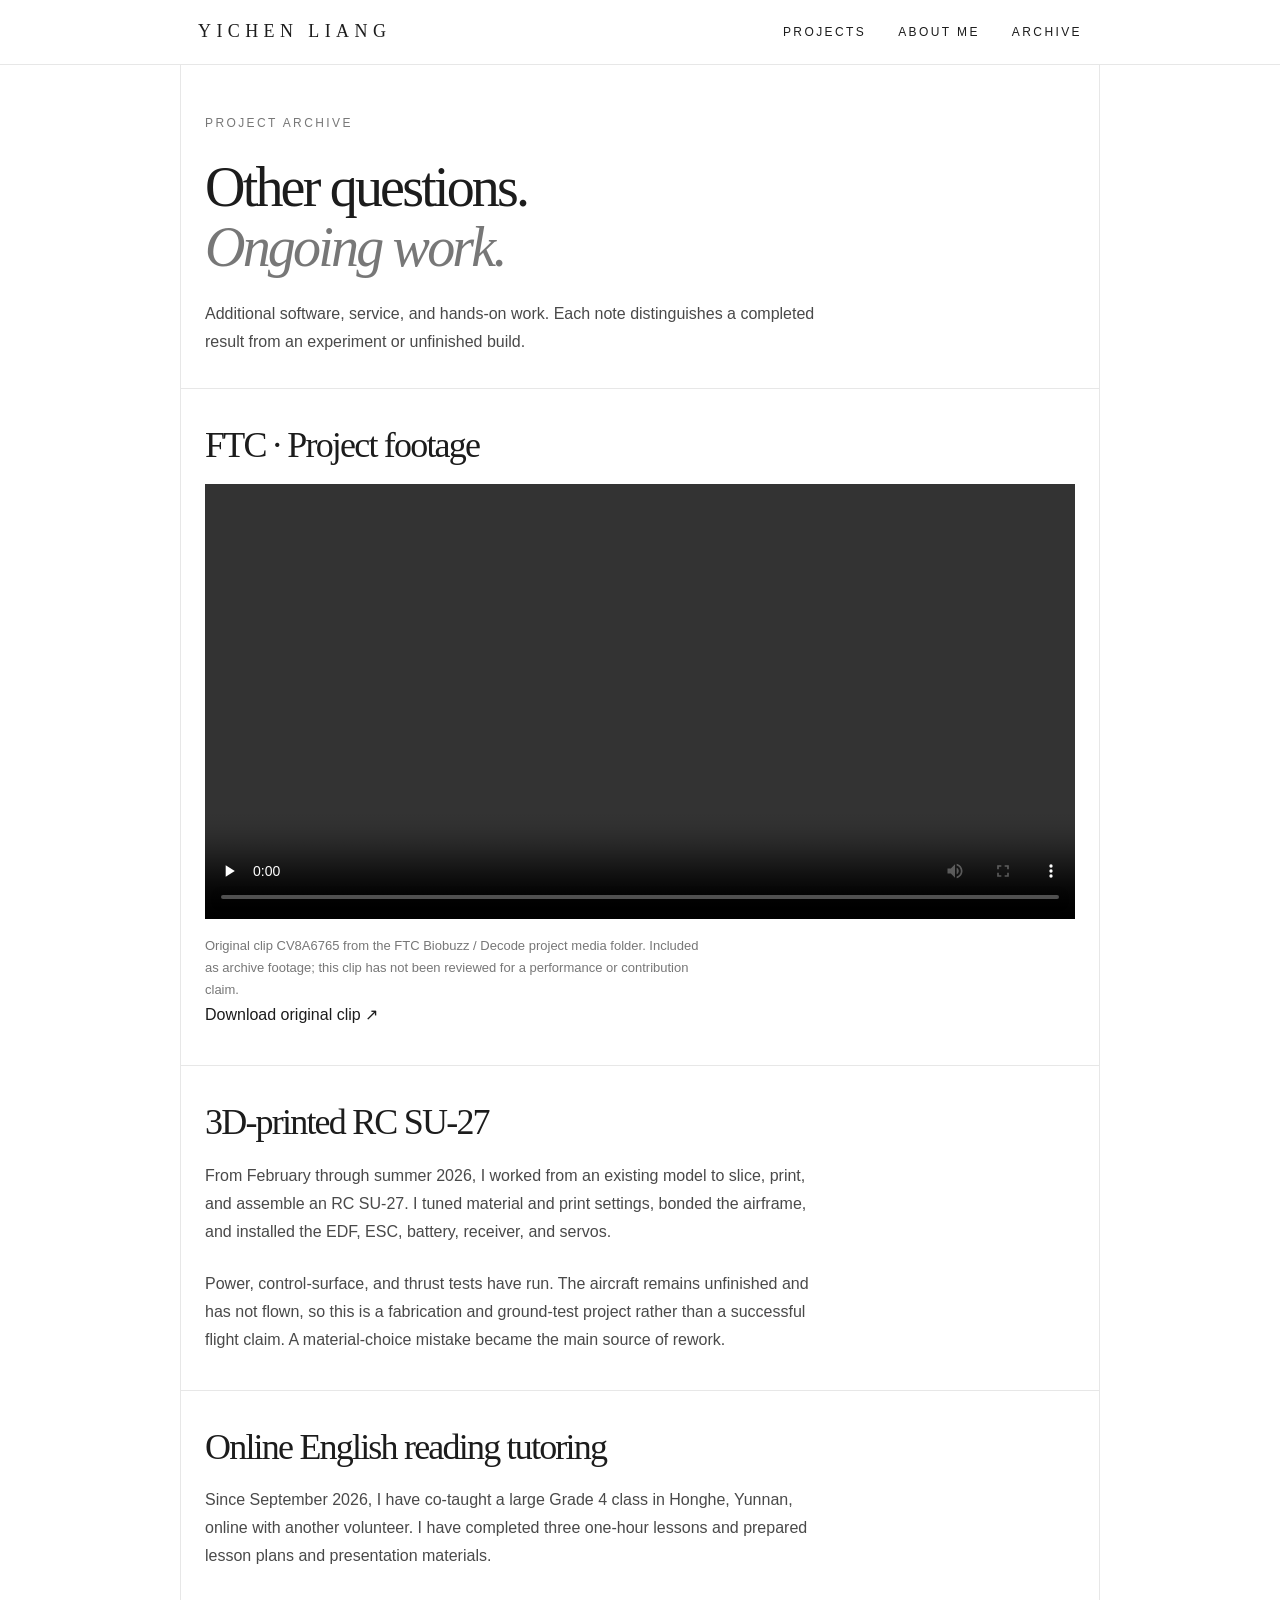
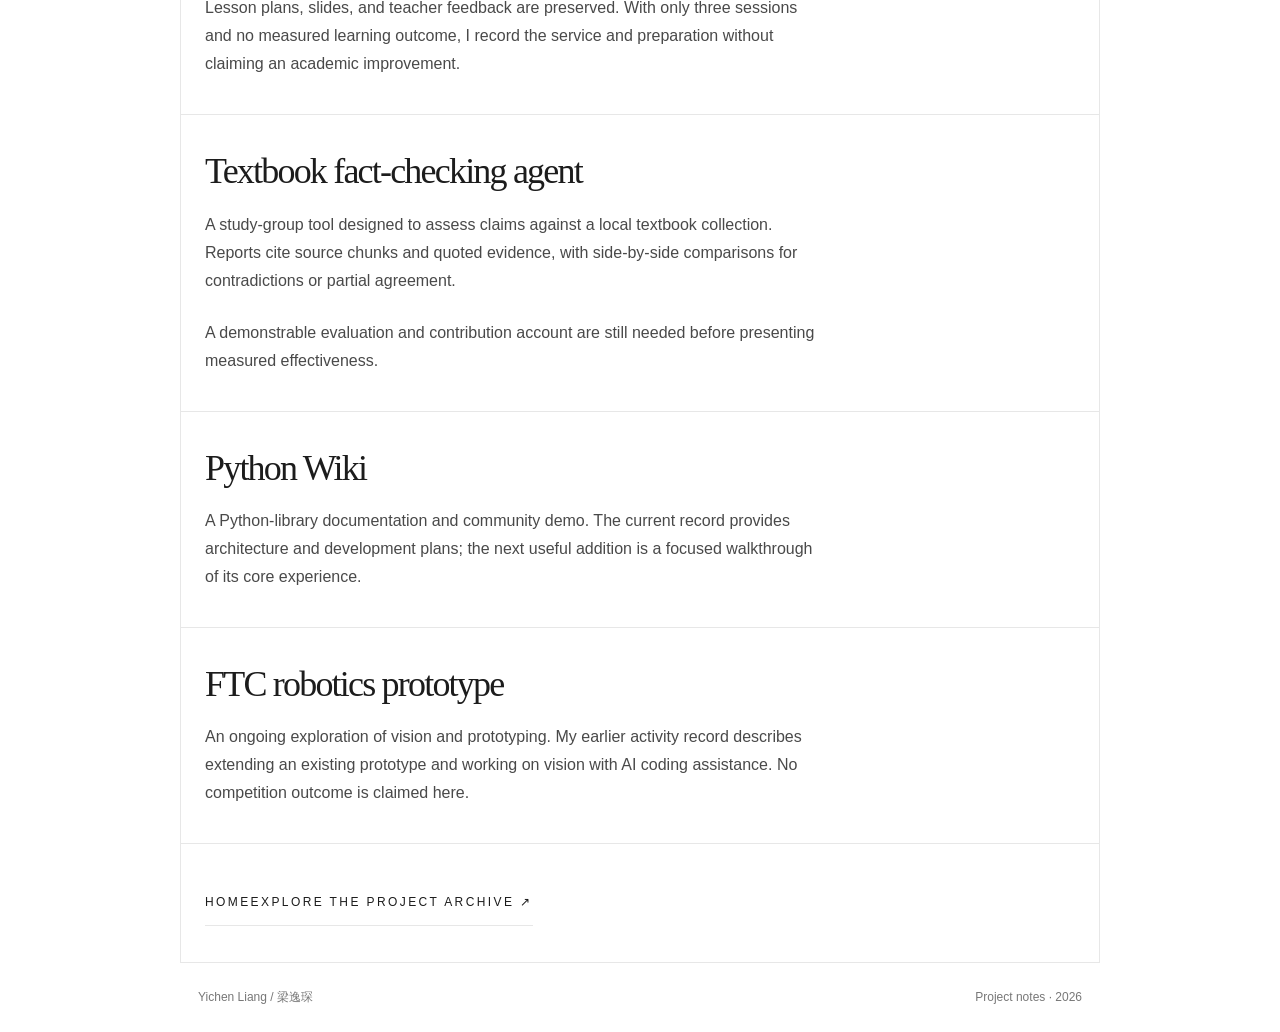
<file: archive.html>
<!doctype html>
<html lang="en">
  <head>
    <meta charset="utf-8" />
    <meta name="viewport" content="width=device-width,initial-scale=1" />
    <meta
      name="description"
      content="Additional projects, service, and hands-on explorations by Yichen Liang."
    />
    <title>Project archive — Yichen Liang</title>
    <link rel="stylesheet" href="style.css" />
  </head>
  <body class="profile-page detail-page">
    <a class="skip" href="#main">Skip to content</a>
    <header>
      <nav class="wrap" aria-label="Main navigation">
        <a class="logo" href="index.html">YICHEN LIANG</a>
        <div class="links">
          <a class="link" href="index.html#projects">Projects</a>
          <a class="link" href="index.html#about">About Me</a>
          <a class="link" href="archive.html" aria-current="page">Archive</a>
        </div>
      </nav>
    </header>
    <main id="main" class="wrap">
      <section class="hero">
        <p class="label">Project archive</p>
        <h1>Other questions.<br /><em>Ongoing work.</em></h1>
        <p>
          Additional software, service, and hands-on work. Each note distinguishes a completed
          result from an experiment or unfinished build.
        </p>
      </section>
      <section class="project-media">
        <h2>FTC · Project footage</h2>
        <figure>
          <video
            controls
            playsinline
            preload="none"
            aria-label="FTC project archive video"
            aria-describedby="ftc-caption"
          >
            <source src="assets/ftc-project-clip.mp4" type="video/mp4" />
            Your browser cannot play this video.
            <a href="assets/ftc-project-clip.mp4">Download the clip</a>.
          </video>
          <figcaption id="ftc-caption">
            Original clip CV8A6765 from the FTC Biobuzz / Decode project media folder. Included as
            archive footage; this clip has not been reviewed for a performance or contribution
            claim.
          </figcaption>
        </figure>
        <a class="link" href="assets/ftc-project-clip.mp4" download>Download original clip ↗</a>
      </section>
      <div class="reading">
        <section>
          <h2>3D-printed RC SU-27</h2>
          <p>
            From February through summer 2026, I worked from an existing model to slice, print, and
            assemble an RC SU-27. I tuned material and print settings, bonded the airframe, and
            installed the EDF, ESC, battery, receiver, and servos.
          </p>
          <p>
            Power, control-surface, and thrust tests have run. The aircraft remains unfinished and
            has not flown, so this is a fabrication and ground-test project rather than a successful
            flight claim. A material-choice mistake became the main source of rework.
          </p>
        </section>
        <section>
          <h2>Online English reading tutoring</h2>
          <p>
            Since September 2026, I have co-taught a large Grade 4 class in Honghe, Yunnan, online
            with another volunteer. I have completed three one-hour lessons and prepared lesson
            plans and presentation materials.
          </p>
          <p>
            Lesson plans, slides, and teacher feedback are preserved. With only three sessions and
            no measured learning outcome, I record the service and preparation without claiming an
            academic improvement.
          </p>
        </section>
        <section>
          <h2>Textbook fact-checking agent</h2>
          <p>
            A study-group tool designed to assess claims against a local textbook collection.
            Reports cite source chunks and quoted evidence, with side-by-side comparisons for
            contradictions or partial agreement.
          </p>
          <p>
            A demonstrable evaluation and contribution account are still needed before presenting
            measured effectiveness.
          </p>
        </section>
        <section>
          <h2>Python Wiki</h2>
          <p>
            A Python-library documentation and community demo. The current record provides
            architecture and development plans; the next useful addition is a focused walkthrough of
            its core experience.
          </p>
        </section>
        <section>
          <h2>FTC robotics prototype</h2>
          <p>
            An ongoing exploration of vision and prototyping. My earlier activity record describes
            extending an existing prototype and working on vision with AI coding assistance. No
            competition outcome is claimed here.
          </p>
        </section>
        <section>
          <a class="link more" href="index.html">Home</a
          ><a class="link more" href="archive.html">Explore the project archive ↗</a>
        </section>
      </div>
    </main>
    <footer>
      <div class="wrap"><span>Yichen Liang / 梁逸琛</span><span>Project notes · 2026</span></div>
    </footer>
  </body>
</html>
</file>
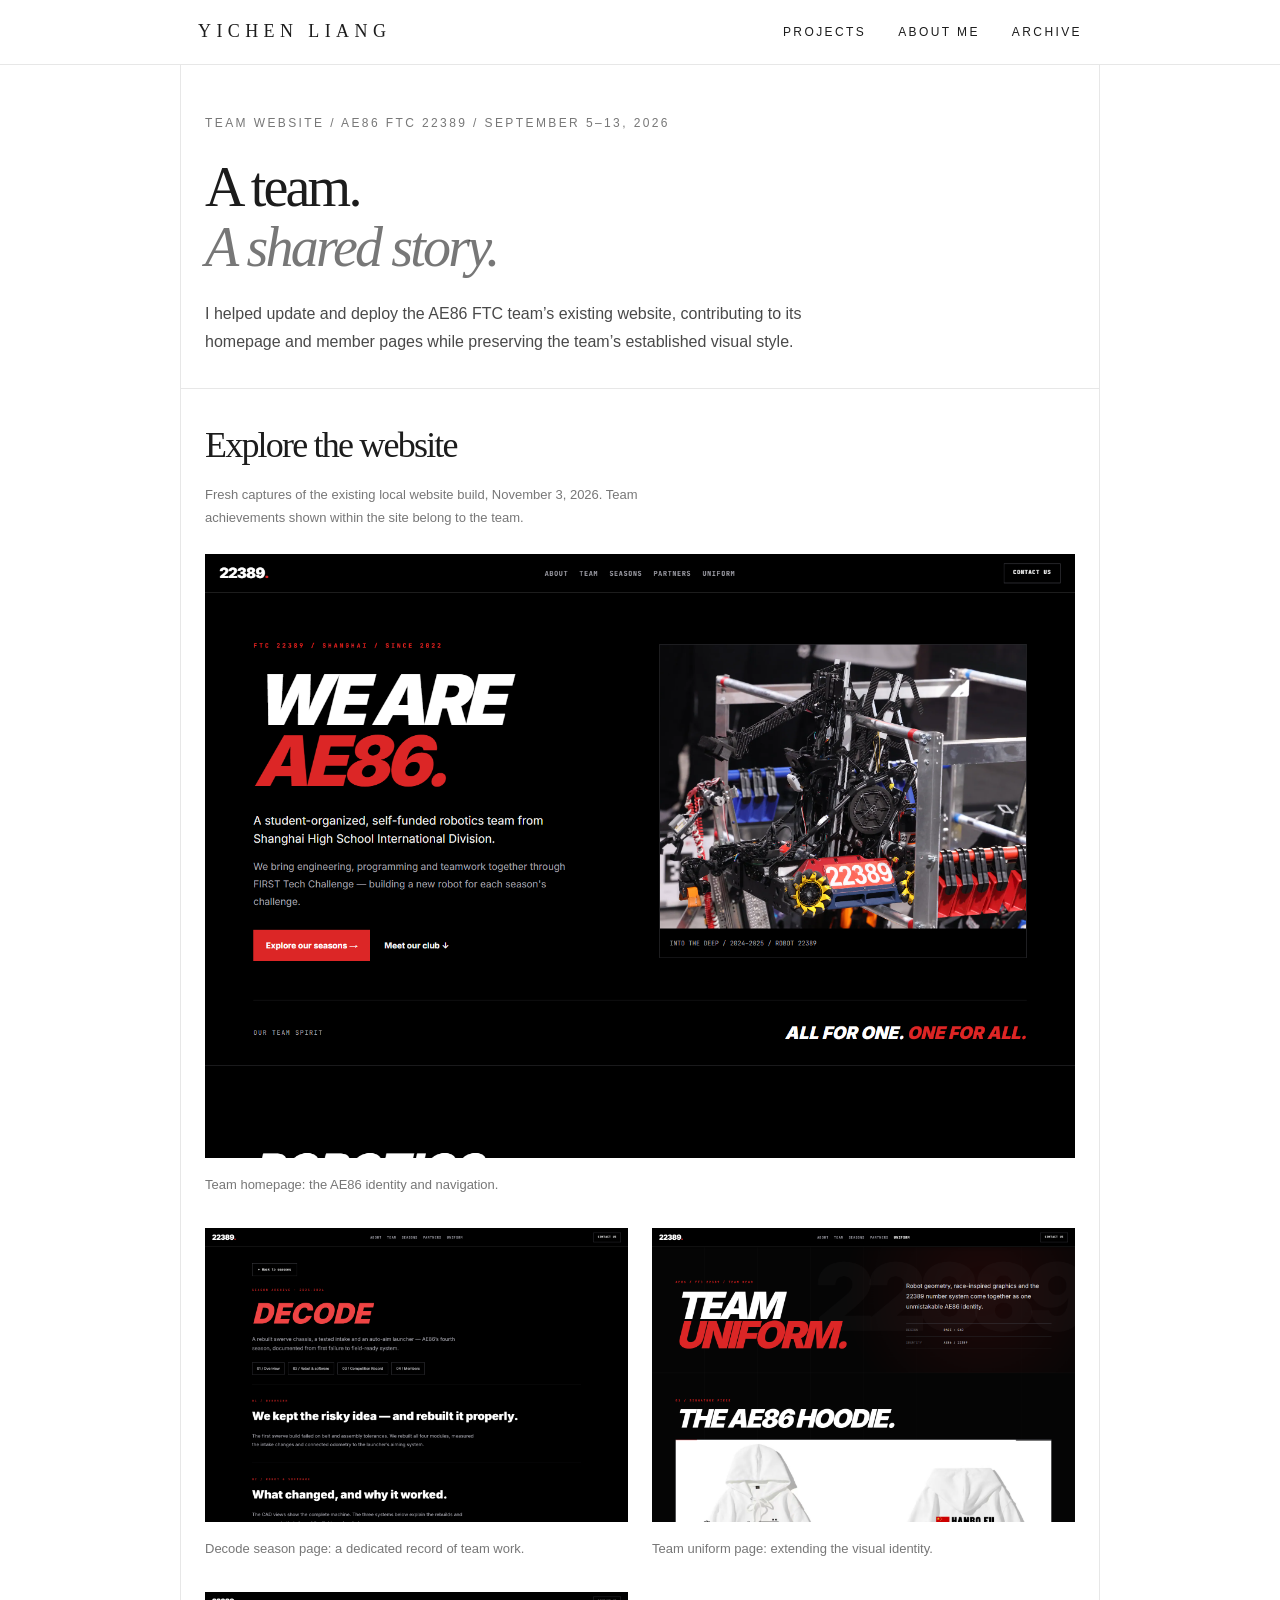
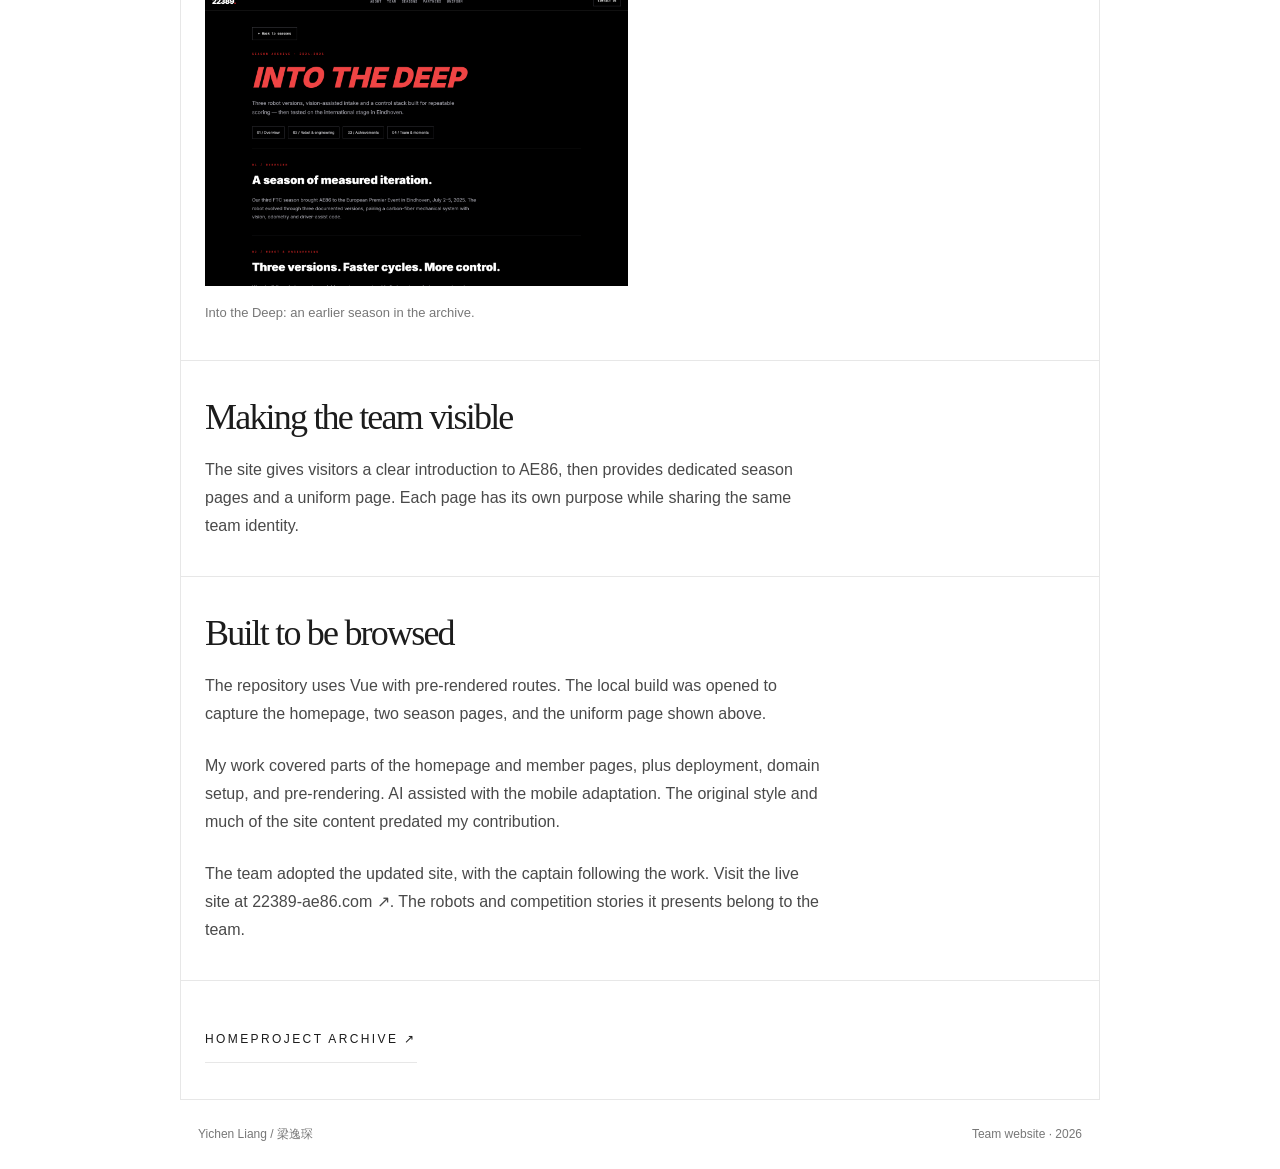
<file: ftc-website.html>
<!doctype html>
<html lang="en">
  <head>
    <meta charset="utf-8" />
    <meta name="viewport" content="width=device-width,initial-scale=1" />
    <meta
      name="description"
      content="Yichen Liang's contribution to the AE86 FTC 22389 team website."
    />
    <title>FTC team website — Yichen Liang</title>
    <link rel="stylesheet" href="style.css" />
  </head>
  <body class="profile-page detail-page">
    <a class="skip" href="#main">Skip to content</a>
    <header>
      <nav class="wrap" aria-label="Main navigation">
        <a class="logo" href="index.html">YICHEN LIANG</a>
        <div class="links">
          <a class="link" href="index.html#projects">Projects</a>
          <a class="link" href="index.html#about">About Me</a>
          <a class="link" href="archive.html">Archive</a>
        </div>
      </nav>
    </header>
    <main id="main" class="wrap">
      <section class="hero">
        <p class="label">Team website / AE86 FTC 22389 / September 5–13, 2026</p>
        <h1>A team.<br /><em>A shared story.</em></h1>
        <p>
          I helped update and deploy the AE86 FTC team’s existing website, contributing to its
          homepage and member pages while preserving the team’s established visual style.
        </p>
      </section>
      <section class="visual-story">
        <h2>Explore the website</h2>
        <p class="note">
          Fresh captures of the existing local website build, November 3, 2026. Team achievements
          shown within the site belong to the team.
        </p>
        <div class="image-gallery">
          <figure>
            <a href="assets/ftc-home.png" aria-label="Open full-size image"
              ><img
                loading="lazy"
                src="assets/ftc-home.png"
                alt="Team homepage: the AE86 identity and navigation."
            /></a>
            <figcaption>Team homepage: the AE86 identity and navigation.</figcaption>
          </figure>
          <figure>
            <a href="assets/ftc-decode.png" aria-label="Open full-size image"
              ><img
                loading="lazy"
                src="assets/ftc-decode.png"
                alt="Decode season page: a dedicated record of team work."
            /></a>
            <figcaption>Decode season page: a dedicated record of team work.</figcaption>
          </figure>
          <figure>
            <a href="assets/ftc-uniform.png" aria-label="Open full-size image"
              ><img
                loading="lazy"
                src="assets/ftc-uniform.png"
                alt="Team uniform page: extending the visual identity."
            /></a>
            <figcaption>Team uniform page: extending the visual identity.</figcaption>
          </figure>
          <figure>
            <a href="assets/ftc-season.png" aria-label="Open full-size image"
              ><img
                loading="lazy"
                src="assets/ftc-season.png"
                alt="Into the Deep: an earlier season in the archive."
            /></a>
            <figcaption>Into the Deep: an earlier season in the archive.</figcaption>
          </figure>
        </div>
      </section>
      <div class="reading">
        <section>
          <h2>Making the team visible</h2>
          <p>
            The site gives visitors a clear introduction to AE86, then provides dedicated season
            pages and a uniform page. Each page has its own purpose while sharing the same team
            identity.
          </p>
        </section>
        <section>
          <h2>Built to be browsed</h2>
          <p>
            The repository uses Vue with pre-rendered routes. The local build was opened to capture
            the homepage, two season pages, and the uniform page shown above.
          </p>
          <p>
            My work covered parts of the homepage and member pages, plus deployment, domain setup,
            and pre-rendering. AI assisted with the mobile adaptation. The original style and much
            of the site content predated my contribution.
          </p>
          <p>
            The team adopted the updated site, with the captain following the work. Visit the live
            site at <a class="link" href="https://www.22389-ae86.com/">22389-ae86.com ↗</a>.
            The robots and competition stories it presents belong to the team.
          </p>
        </section>
        <section>
          <a class="link more" href="index.html">Home</a
          ><a class="link more" href="archive.html">Project archive ↗</a>
        </section>
      </div>
    </main>
    <footer>
      <div class="wrap"><span>Yichen Liang / 梁逸琛</span><span>Team website · 2026</span></div>
    </footer>
  </body>
</html>
</file>
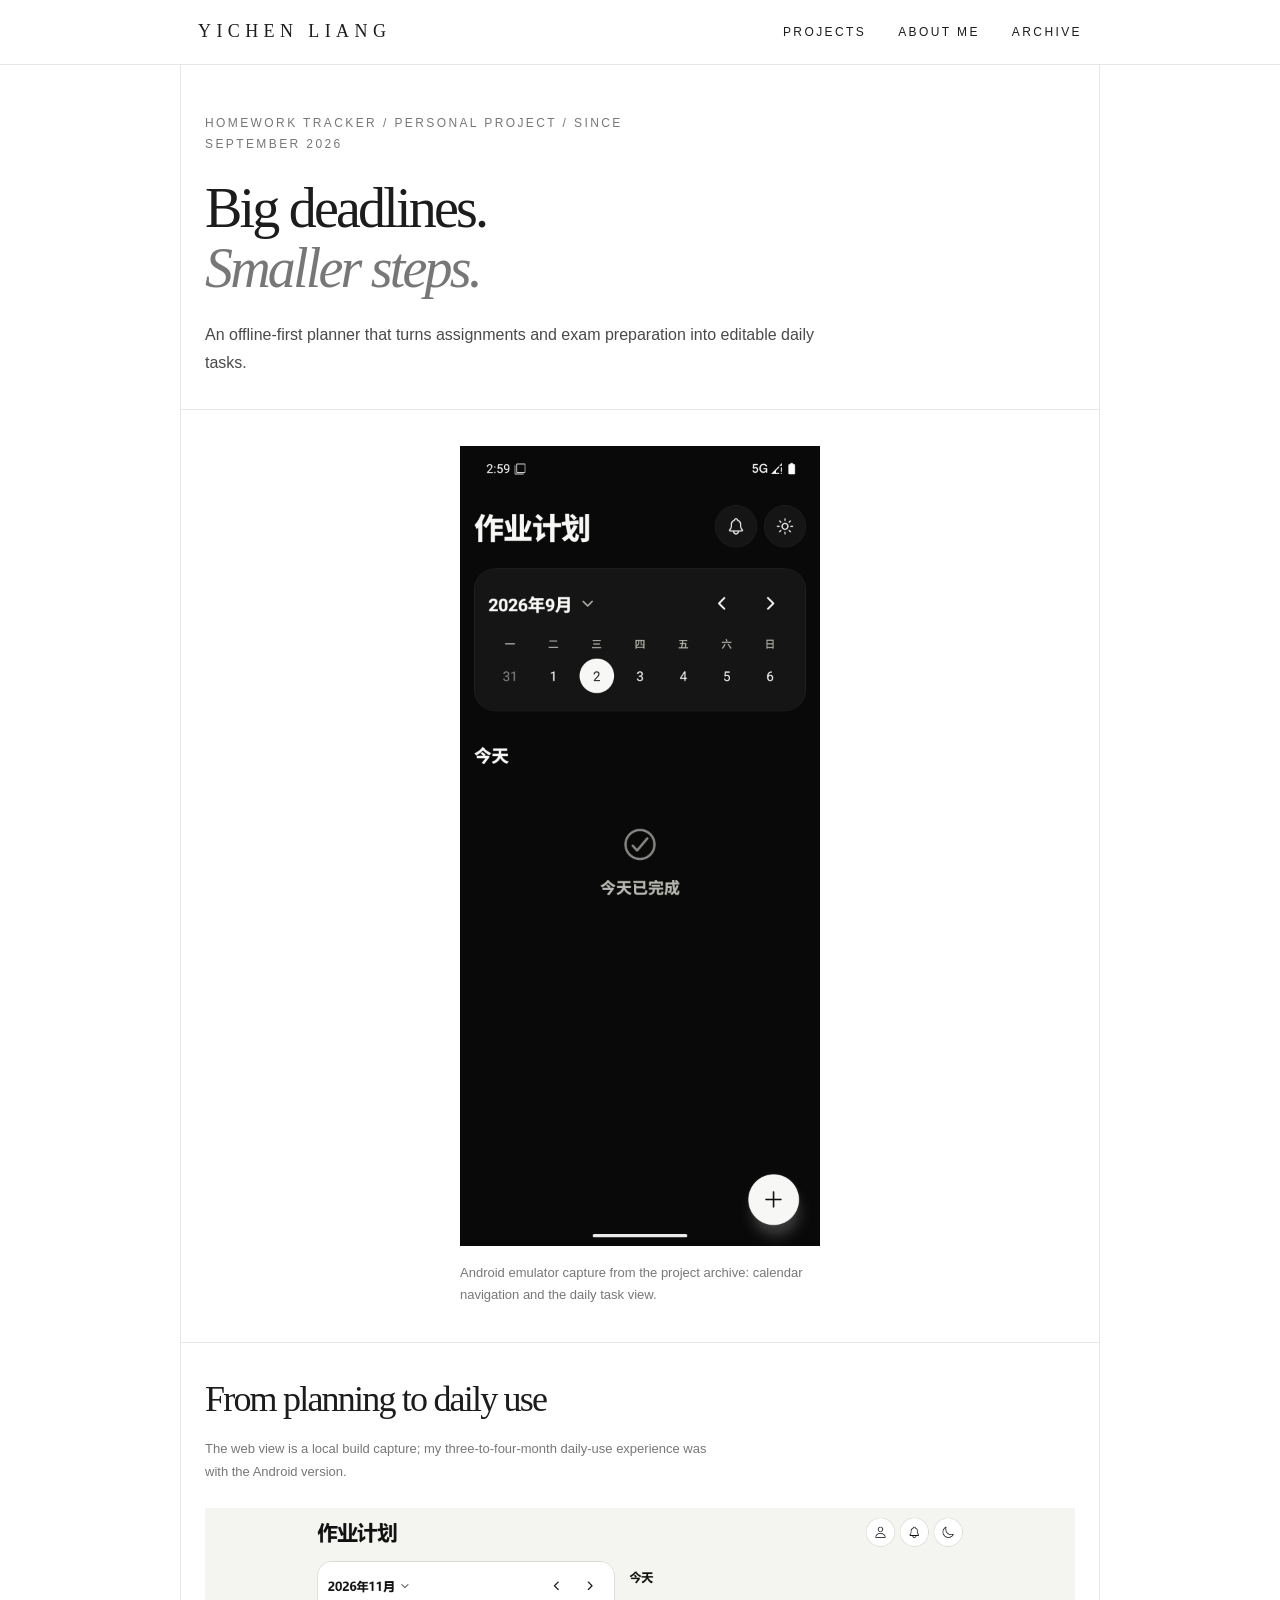
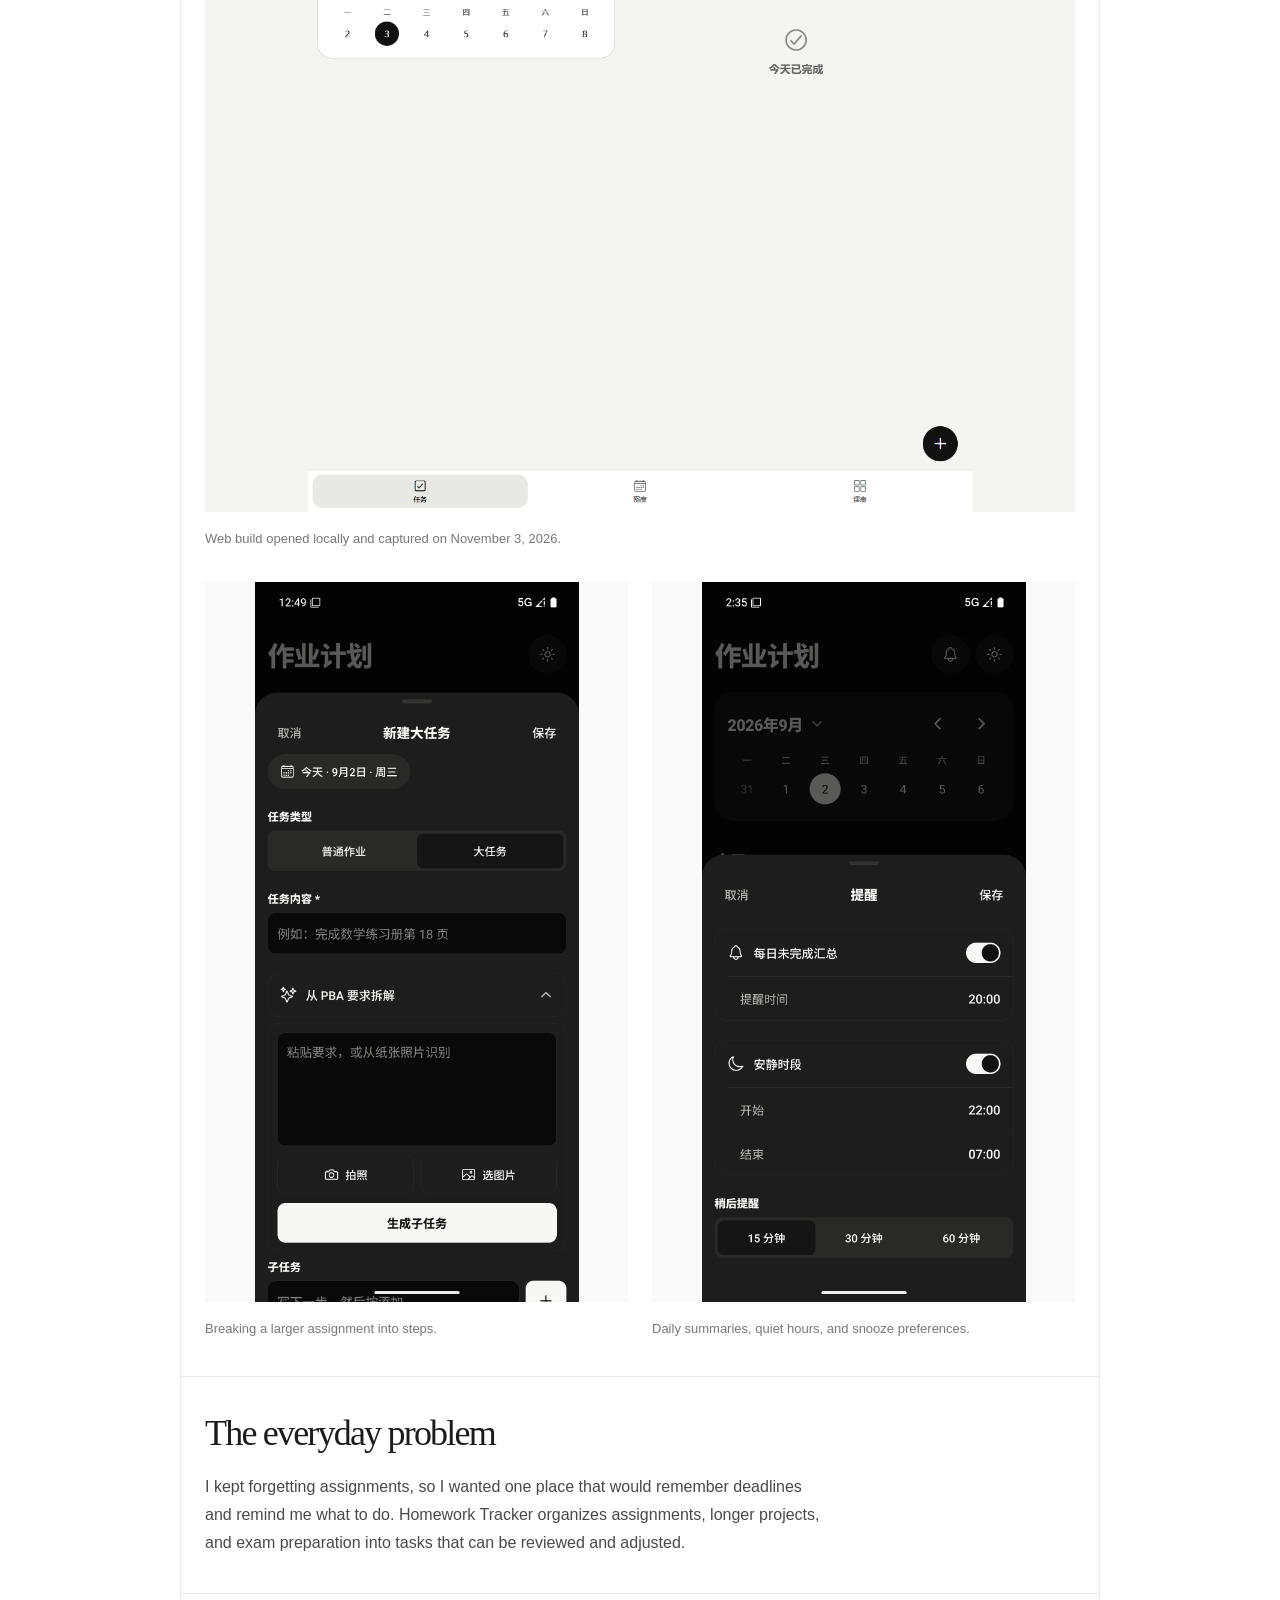
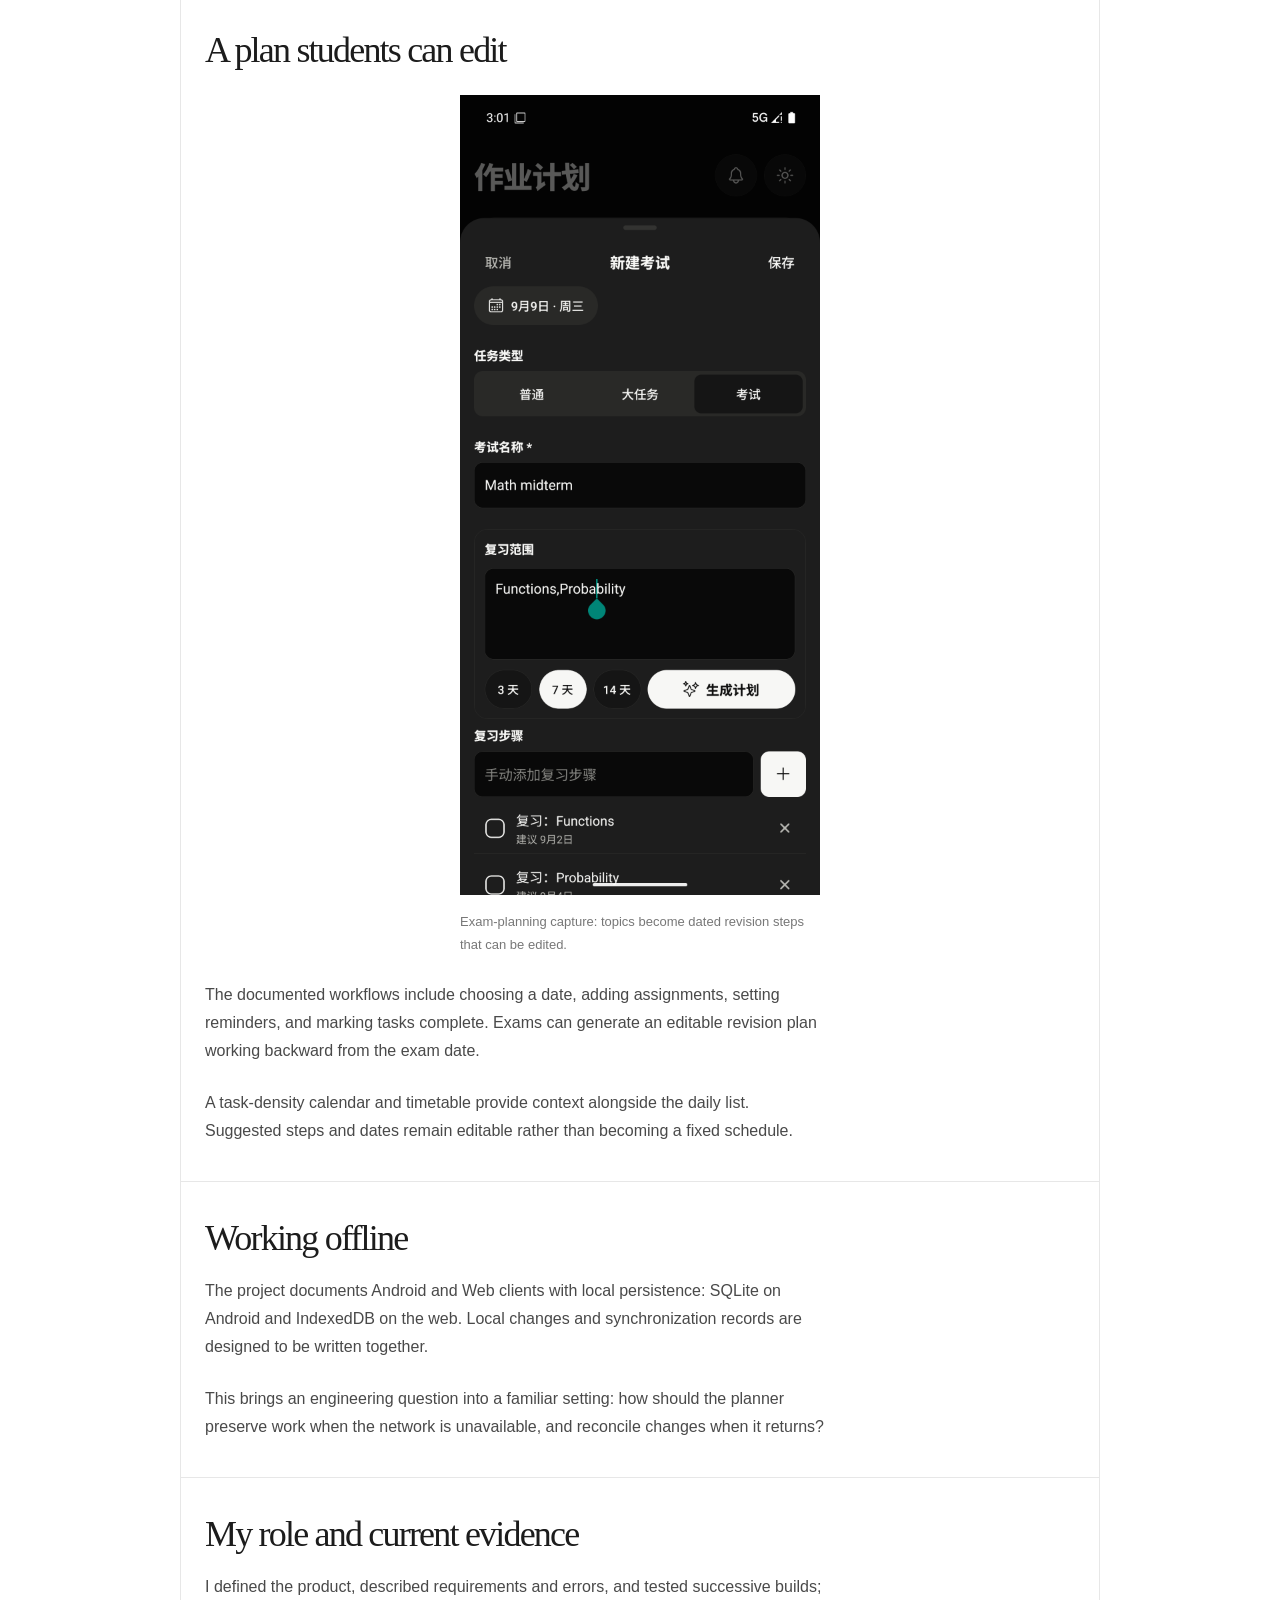
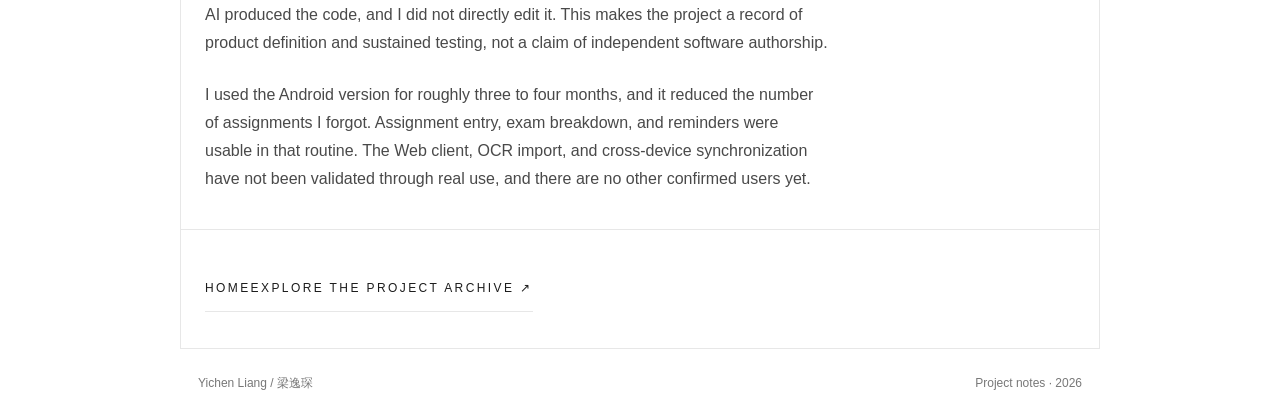
<file: homework-tracker.html>
<!doctype html>
<html lang="en">
  <head>
    <meta charset="utf-8" />
    <meta name="viewport" content="width=device-width,initial-scale=1" />
    <meta
      name="description"
      content="An offline-first planner that turns assignments and exam preparation into editable daily tasks."
    />
    <title>Homework Tracker — Yichen Liang</title>
    <link rel="stylesheet" href="style.css" />
  </head>
  <body class="profile-page detail-page">
    <a class="skip" href="#main">Skip to content</a>
    <header>
      <nav class="wrap" aria-label="Main navigation">
        <a class="logo" href="index.html">YICHEN LIANG</a>
        <div class="links">
          <a class="link" href="index.html#projects">Projects</a>
          <a class="link" href="index.html#about">About Me</a>
          <a class="link" href="archive.html">Archive</a>
        </div>
      </nav>
    </header>
    <main id="main" class="wrap">
      <section class="hero">
        <p class="label">Homework Tracker / Personal project / Since September 2026</p>
        <h1>Big deadlines.<br /><em>Smaller steps.</em></h1>
        <p>
          An offline-first planner that turns assignments and exam preparation into editable daily
          tasks.
        </p>
      </section>
      <section class="project-media">
        <figure class="phone-media">
          <a
            href="assets/planner-mobile.png"
            aria-label="Open full-size Homework Tracker screenshot"
            ><img
              loading="lazy"
              src="assets/planner-mobile.png"
              width="1080"
              height="2400"
              alt="Homework Tracker Android screen showing a week calendar, completed daily tasks, and an add button."
          /></a>
          <figcaption>
            Android emulator capture from the project archive: calendar navigation and the daily
            task view.
          </figcaption>
        </figure>
      </section>
      <section class="visual-story">
        <h2>From planning to daily use</h2>
        <p class="note">
          The web view is a local build capture; my three-to-four-month daily-use experience was
          with the Android version.
        </p>
        <div class="image-gallery">
          <figure>
            <a href="assets/planner-web-live.png" aria-label="Open full-size image"
              ><img
                loading="lazy"
                src="assets/planner-web-live.png"
                alt="Web build opened locally and captured on November 3, 2026."
            /></a>
            <figcaption>Web build opened locally and captured on November 3, 2026.</figcaption>
          </figure>
          <figure>
            <a href="assets/planner-pba.png" aria-label="Open full-size image"
              ><img
                loading="lazy"
                src="assets/planner-pba.png"
                alt="Breaking a larger assignment into steps."
            /></a>
            <figcaption>Breaking a larger assignment into steps.</figcaption>
          </figure>
          <figure>
            <a href="assets/planner-reminders.png" aria-label="Open full-size image"
              ><img
                loading="lazy"
                src="assets/planner-reminders.png"
                alt="Daily summaries, quiet hours, and snooze preferences."
            /></a>
            <figcaption>Daily summaries, quiet hours, and snooze preferences.</figcaption>
          </figure>
        </div>
      </section>
      <div class="reading">
        <section>
          <h2>The everyday problem</h2>
          <p>
            I kept forgetting assignments, so I wanted one place that would remember deadlines and
            remind me what to do. Homework Tracker organizes assignments, longer projects, and exam
            preparation into tasks that can be reviewed and adjusted.
          </p>
        </section>
        <section>
          <h2>A plan students can edit</h2>
          <figure class="inline-media phone-media">
            <a href="assets/planner-exam.png" aria-label="Open full-resolution image"
              ><img
                src="assets/planner-exam.png"
                alt="Exam editor showing a math midterm, revision topics, and generated dated study steps."
                loading="lazy"
                decoding="async"
            /></a>
            <figcaption>
              Exam-planning capture: topics become dated revision steps that can be edited.
            </figcaption>
          </figure>
          <p>
            The documented workflows include choosing a date, adding assignments, setting reminders,
            and marking tasks complete. Exams can generate an editable revision plan working
            backward from the exam date.
          </p>
          <p>
            A task-density calendar and timetable provide context alongside the daily list.
            Suggested steps and dates remain editable rather than becoming a fixed schedule.
          </p>
        </section>
        <section>
          <h2>Working offline</h2>
          <p>
            The project documents Android and Web clients with local persistence: SQLite on Android
            and IndexedDB on the web. Local changes and synchronization records are designed to be
            written together.
          </p>
          <p>
            This brings an engineering question into a familiar setting: how should the planner
            preserve work when the network is unavailable, and reconcile changes when it returns?
          </p>
        </section>
        <section>
          <h2>My role and current evidence</h2>
          <p>
            I defined the product, described requirements and errors, and tested successive builds;
            AI produced the code, and I did not directly edit it. This makes the project a record
            of product definition and sustained testing, not a claim of independent software authorship.
          </p>
          <p>
            I used the Android version for roughly three to four months, and it reduced the number
            of assignments I forgot. Assignment entry, exam breakdown, and reminders were usable in
            that routine. The Web client, OCR import, and cross-device synchronization have not been
            validated through real use, and there are no other confirmed users yet.
          </p>
        </section>
        <section>
          <a class="link more" href="index.html">Home</a
          ><a class="link more" href="archive.html">Explore the project archive ↗</a>
        </section>
      </div>
    </main>
    <footer>
      <div class="wrap"><span>Yichen Liang / 梁逸琛</span><span>Project notes · 2026</span></div>
    </footer>
  </body>
</html>
</file>
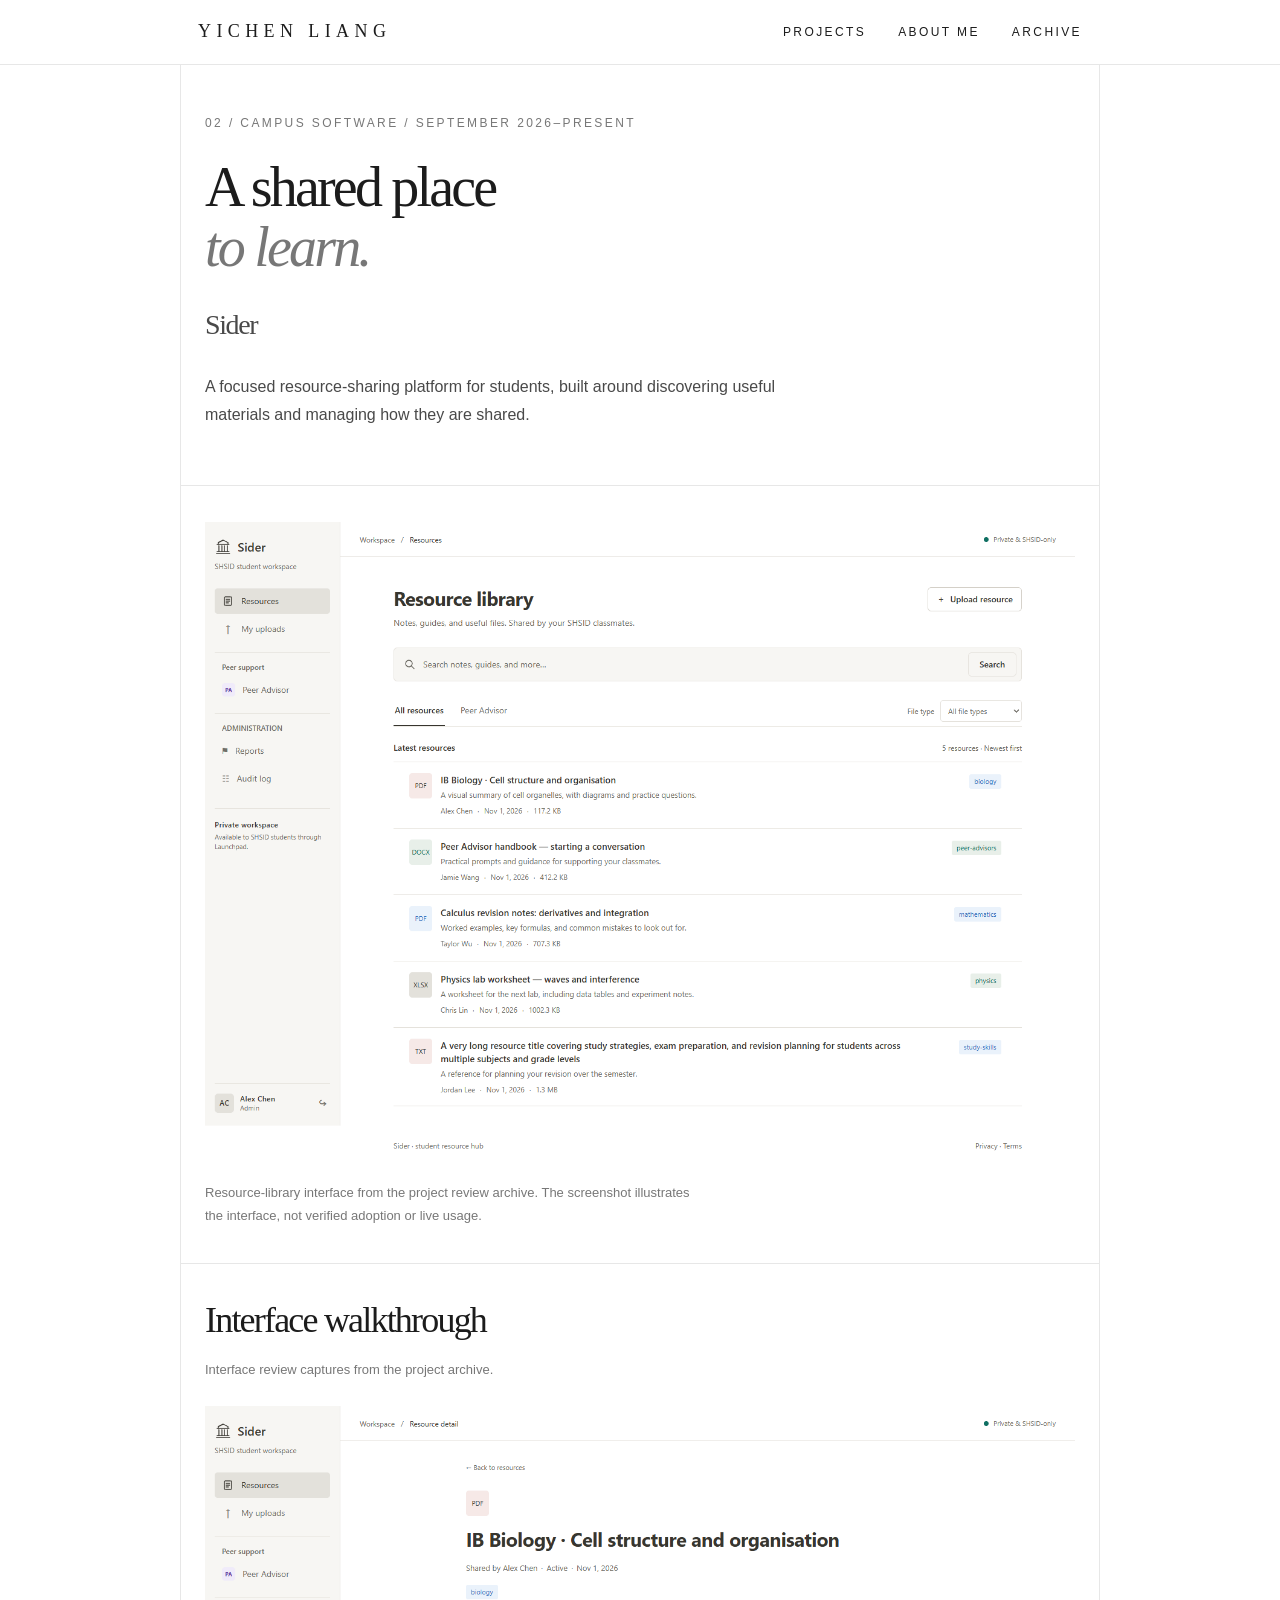
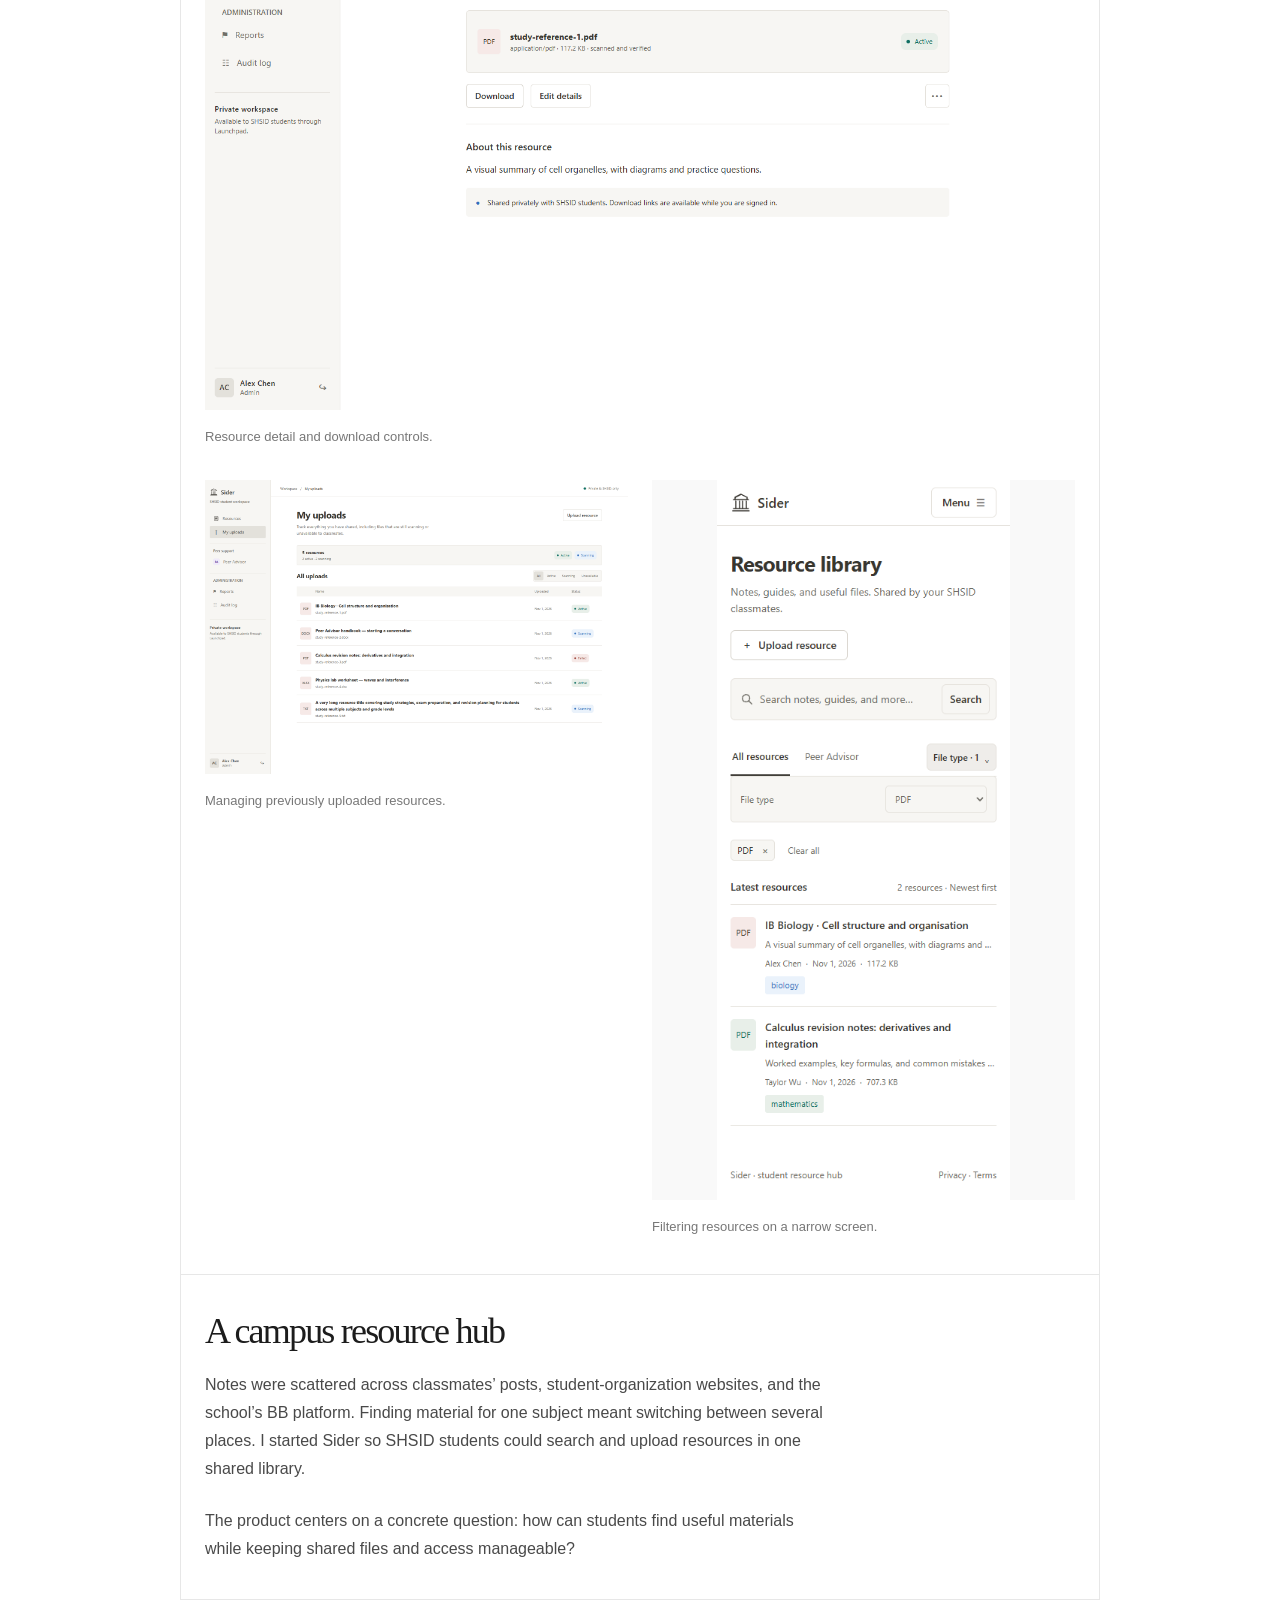
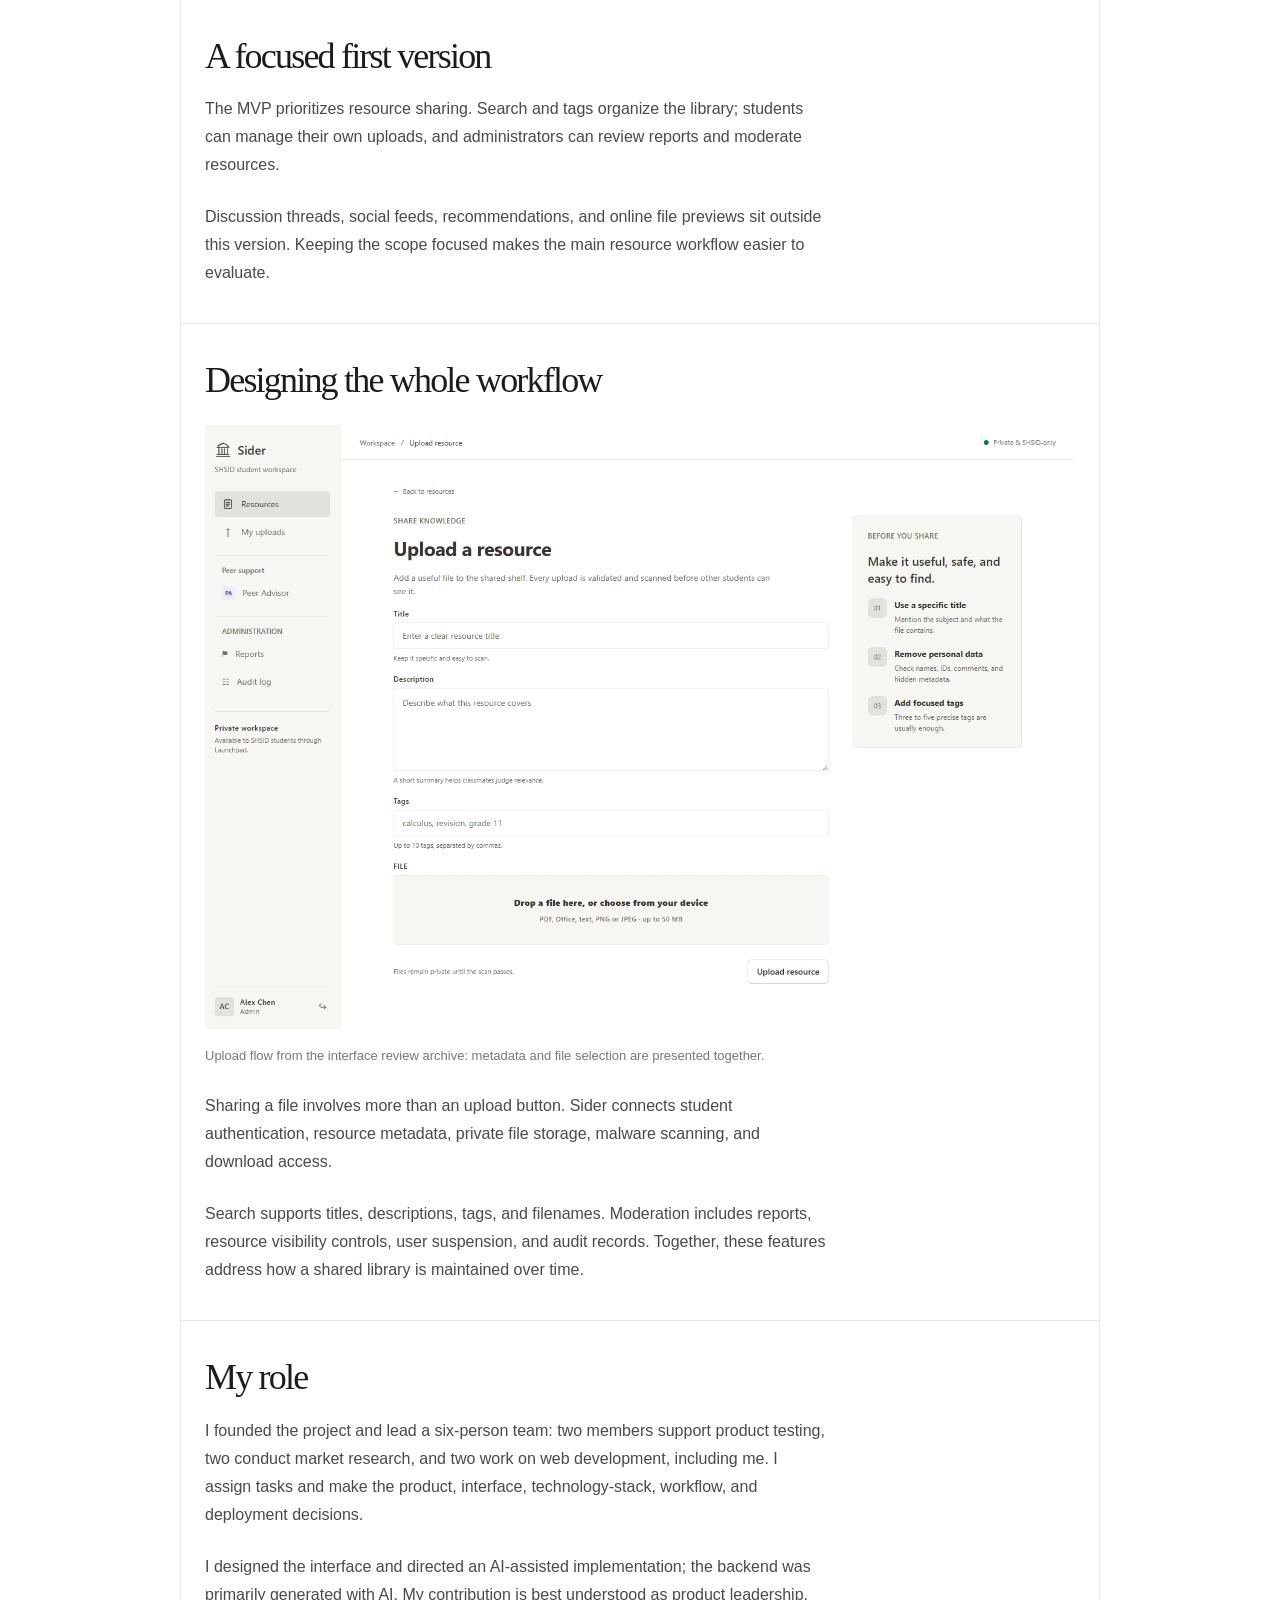
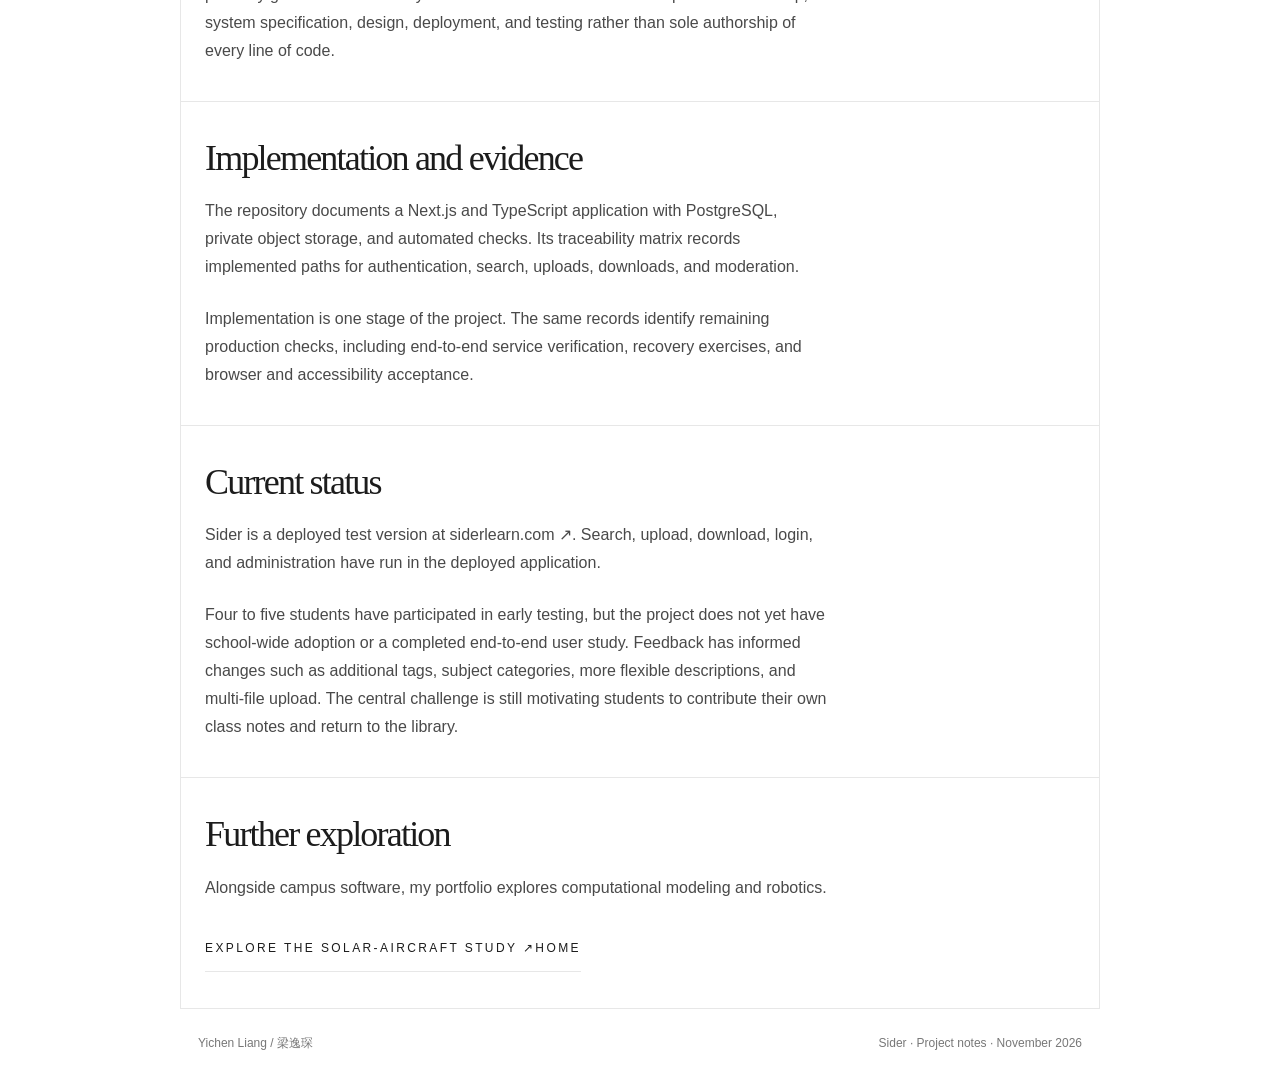
<file: sider.html>
<!doctype html>
<html lang="en">
  <head>
    <meta charset="utf-8" />
    <meta name="viewport" content="width=device-width,initial-scale=1" />
    <meta
      name="description"
      content="Sider: a deployed test platform for finding and sharing student learning resources."
    />
    <title>Sider — Yichen Liang</title>
    <link rel="stylesheet" href="style.css" />
  </head>
  <body class="profile-page detail-page">
    <a class="skip" href="#main">Skip to content</a>
    <header>
      <nav class="wrap" aria-label="Main navigation">
        <a class="logo" href="index.html">YICHEN LIANG</a>
        <div class="links">
          <a class="link" href="index.html#projects">Projects</a>
          <a class="link" href="index.html#about">About Me</a>
          <a class="link" href="archive.html">Archive</a>
        </div>
      </nav>
    </header>
    <main id="main" class="wrap">
      <section class="hero">
        <p class="label">02 / Campus software / September 2026–present</p>
        <h1>A shared place<br /><em>to learn.</em></h1>
        <div class="hero-foot">
          <p class="serif" style="font-size: 28px">Sider</p>
          <p>
            A focused resource-sharing platform for students, built around discovering useful
            materials and managing how they are shared.
          </p>
        </div>
      </section>
      <section class="project-media">
        <figure>
          <a href="assets/sider-library.png" aria-label="Open full-size Sider screenshot"
            ><img
              loading="lazy"
              src="assets/sider-library.png"
              width="1440"
              height="1067"
              alt="Sider resource-library interface with search, tags, upload entry, and a resource list."
          /></a>
          <figcaption>
            Resource-library interface from the project review archive. The screenshot illustrates
            the interface, not verified adoption or live usage.
          </figcaption>
        </figure>
      </section>
      <section class="visual-story">
        <h2>Interface walkthrough</h2>
        <p class="note">Interface review captures from the project archive.</p>
        <div class="image-gallery">
          <figure>
            <a href="assets/sider-detail.png" aria-label="Open full-size image"
              ><img
                loading="lazy"
                src="assets/sider-detail.png"
                alt="Resource detail and download controls."
            /></a>
            <figcaption>Resource detail and download controls.</figcaption>
          </figure>
          <figure>
            <a href="assets/sider-uploads.png" aria-label="Open full-size image"
              ><img
                loading="lazy"
                src="assets/sider-uploads.png"
                alt="Managing previously uploaded resources."
            /></a>
            <figcaption>Managing previously uploaded resources.</figcaption>
          </figure>
          <figure>
            <a href="assets/sider-filters.png" aria-label="Open full-size image"
              ><img
                loading="lazy"
                src="assets/sider-filters.png"
                alt="Filtering resources on a narrow screen."
            /></a>
            <figcaption>Filtering resources on a narrow screen.</figcaption>
          </figure>
        </div>
      </section>
      <div class="reading">
        <section>
          <h2>A campus resource hub</h2>
          <p>
            Notes were scattered across classmates’ posts, student-organization websites, and the
            school’s BB platform. Finding material for one subject meant switching between several
            places. I started Sider so SHSID students could search and upload resources in one
            shared library.
          </p>
          <p>
            The product centers on a concrete question: how can students find useful materials while
            keeping shared files and access manageable?
          </p>
        </section>
        <section>
          <h2>A focused first version</h2>
          <p>
            The MVP prioritizes resource sharing. Search and tags organize the library; students can
            manage their own uploads, and administrators can review reports and moderate resources.
          </p>
          <p>
            Discussion threads, social feeds, recommendations, and online file previews sit outside
            this version. Keeping the scope focused makes the main resource workflow easier to
            evaluate.
          </p>
        </section>
        <section>
          <h2>Designing the whole workflow</h2>
          <figure class="inline-media">
            <a href="assets/sider-upload.png" aria-label="Open full-resolution image"
              ><img
                src="assets/sider-upload.png"
                alt="Sider upload form with title, description, tags, and file selection."
                loading="lazy"
                decoding="async"
            /></a>
            <figcaption>
              Upload flow from the interface review archive: metadata and file selection are
              presented together.
            </figcaption>
          </figure>
          <p>
            Sharing a file involves more than an upload button. Sider connects student
            authentication, resource metadata, private file storage, malware scanning, and download
            access.
          </p>
          <p>
            Search supports titles, descriptions, tags, and filenames. Moderation includes reports,
            resource visibility controls, user suspension, and audit records. Together, these
            features address how a shared library is maintained over time.
          </p>
        </section>
        <section>
          <h2>My role</h2>
          <p>
            I founded the project and lead a six-person team: two members support product testing,
            two conduct market research, and two work on web development, including me. I assign
            tasks and make the product, interface, technology-stack, workflow, and deployment
            decisions.
          </p>
          <p>
            I designed the interface and directed an AI-assisted implementation; the backend was
            primarily generated with AI. My contribution is best understood as product leadership,
            system specification, design, deployment, and testing rather than sole authorship of
            every line of code.
          </p>
        </section>
        <section>
          <h2>Implementation and evidence</h2>
          <p>
            The repository documents a Next.js and TypeScript application with PostgreSQL, private
            object storage, and automated checks. Its traceability matrix records implemented paths
            for authentication, search, uploads, downloads, and moderation.
          </p>
          <p>
            Implementation is one stage of the project. The same records identify remaining
            production checks, including end-to-end service verification, recovery exercises, and
            browser and accessibility acceptance.
          </p>
        </section>
        <section>
          <h2>Current status</h2>
          <p>
            Sider is a deployed test version at
            <a class="link" href="https://siderlearn.com">siderlearn.com ↗</a>. Search, upload,
            download, login, and administration have run in the deployed application.
          </p>
          <p>
            Four to five students have participated in early testing, but the project does not yet
            have school-wide adoption or a completed end-to-end user study. Feedback has informed
            changes such as additional tags, subject categories, more flexible descriptions, and
            multi-file upload. The central challenge is still motivating students to contribute
            their own class notes and return to the library.
          </p>
        </section>
        <section>
          <h2>Further exploration</h2>
          <p>
            Alongside campus software, my portfolio explores computational modeling and robotics.
          </p>
          <a class="link more" href="solar-aircraft.html">Explore the solar-aircraft study ↗</a
          ><a class="link more" href="index.html">Home</a>
        </section>
      </div>
    </main>
    <footer>
      <div class="wrap">
        <span>Yichen Liang / 梁逸琛</span><span>Sider · Project notes · November 2026</span>
      </div>
    </footer>
  </body>
</html>
</file>
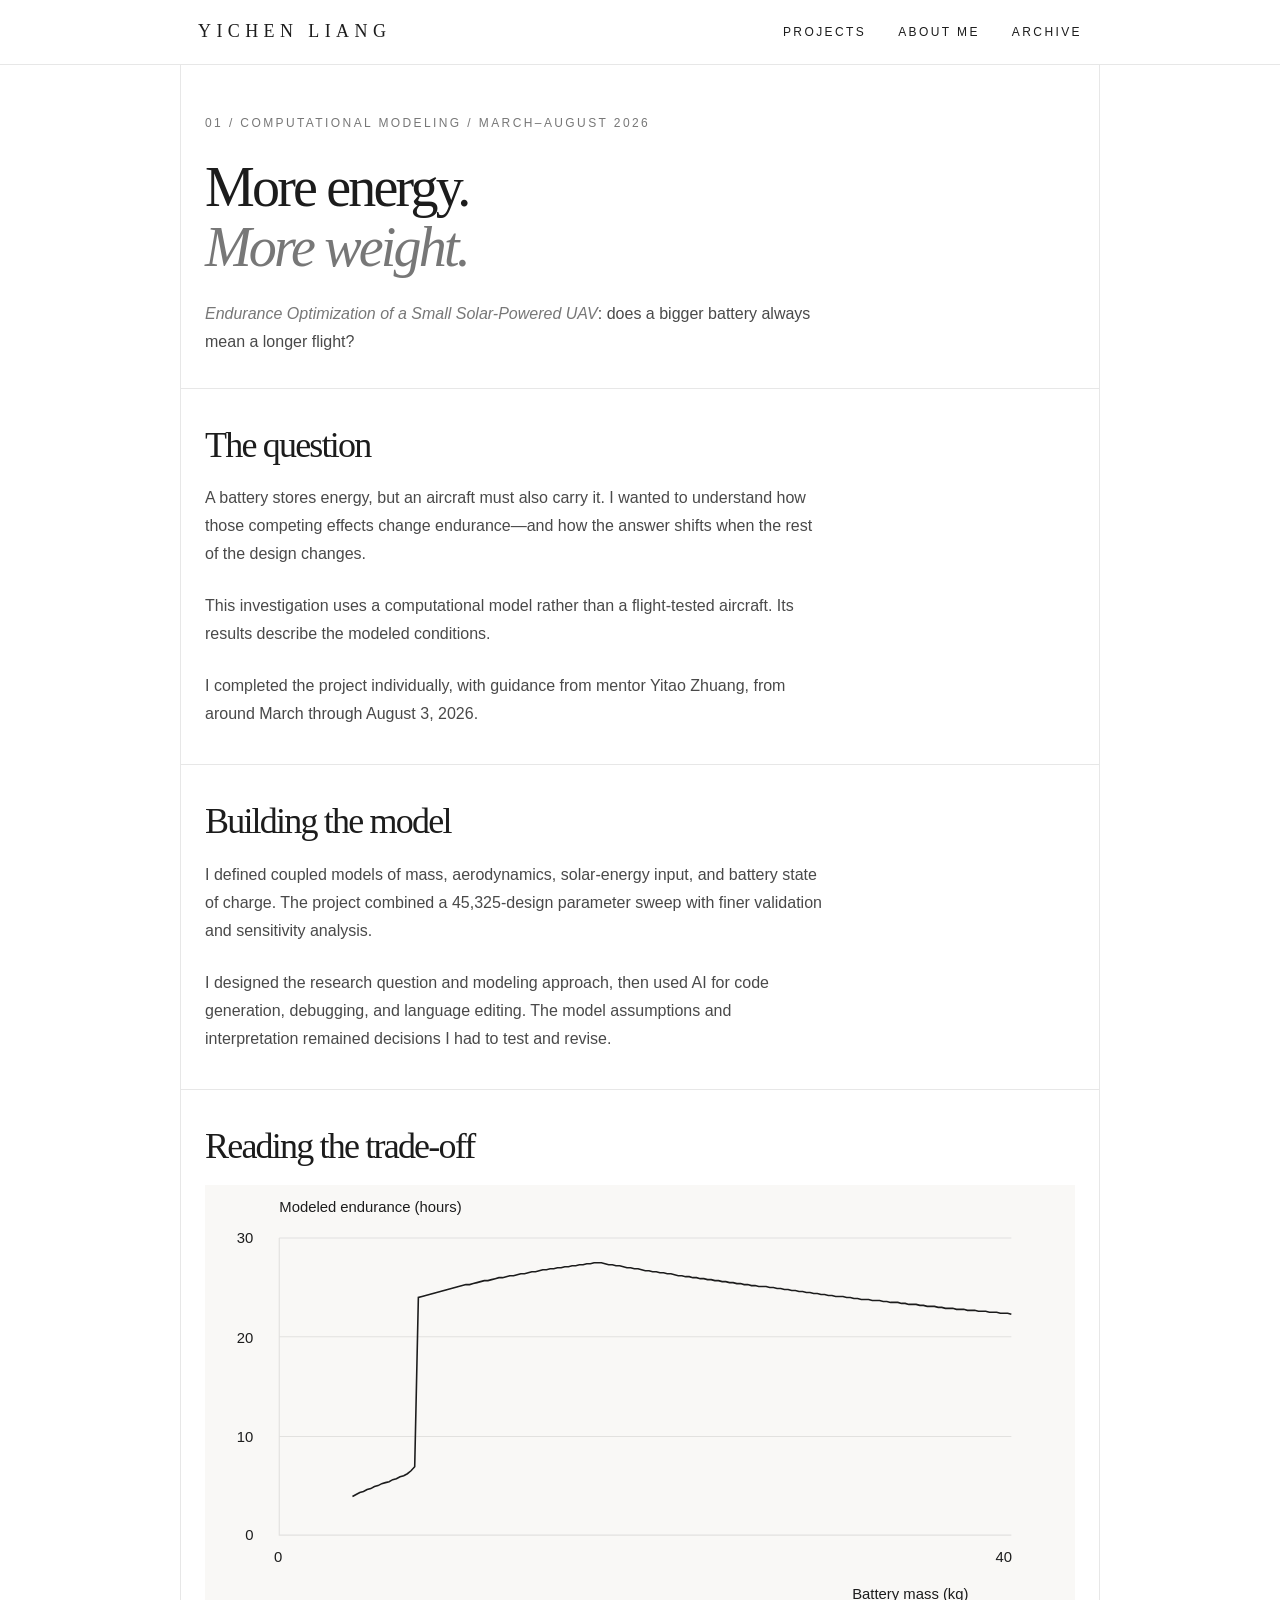
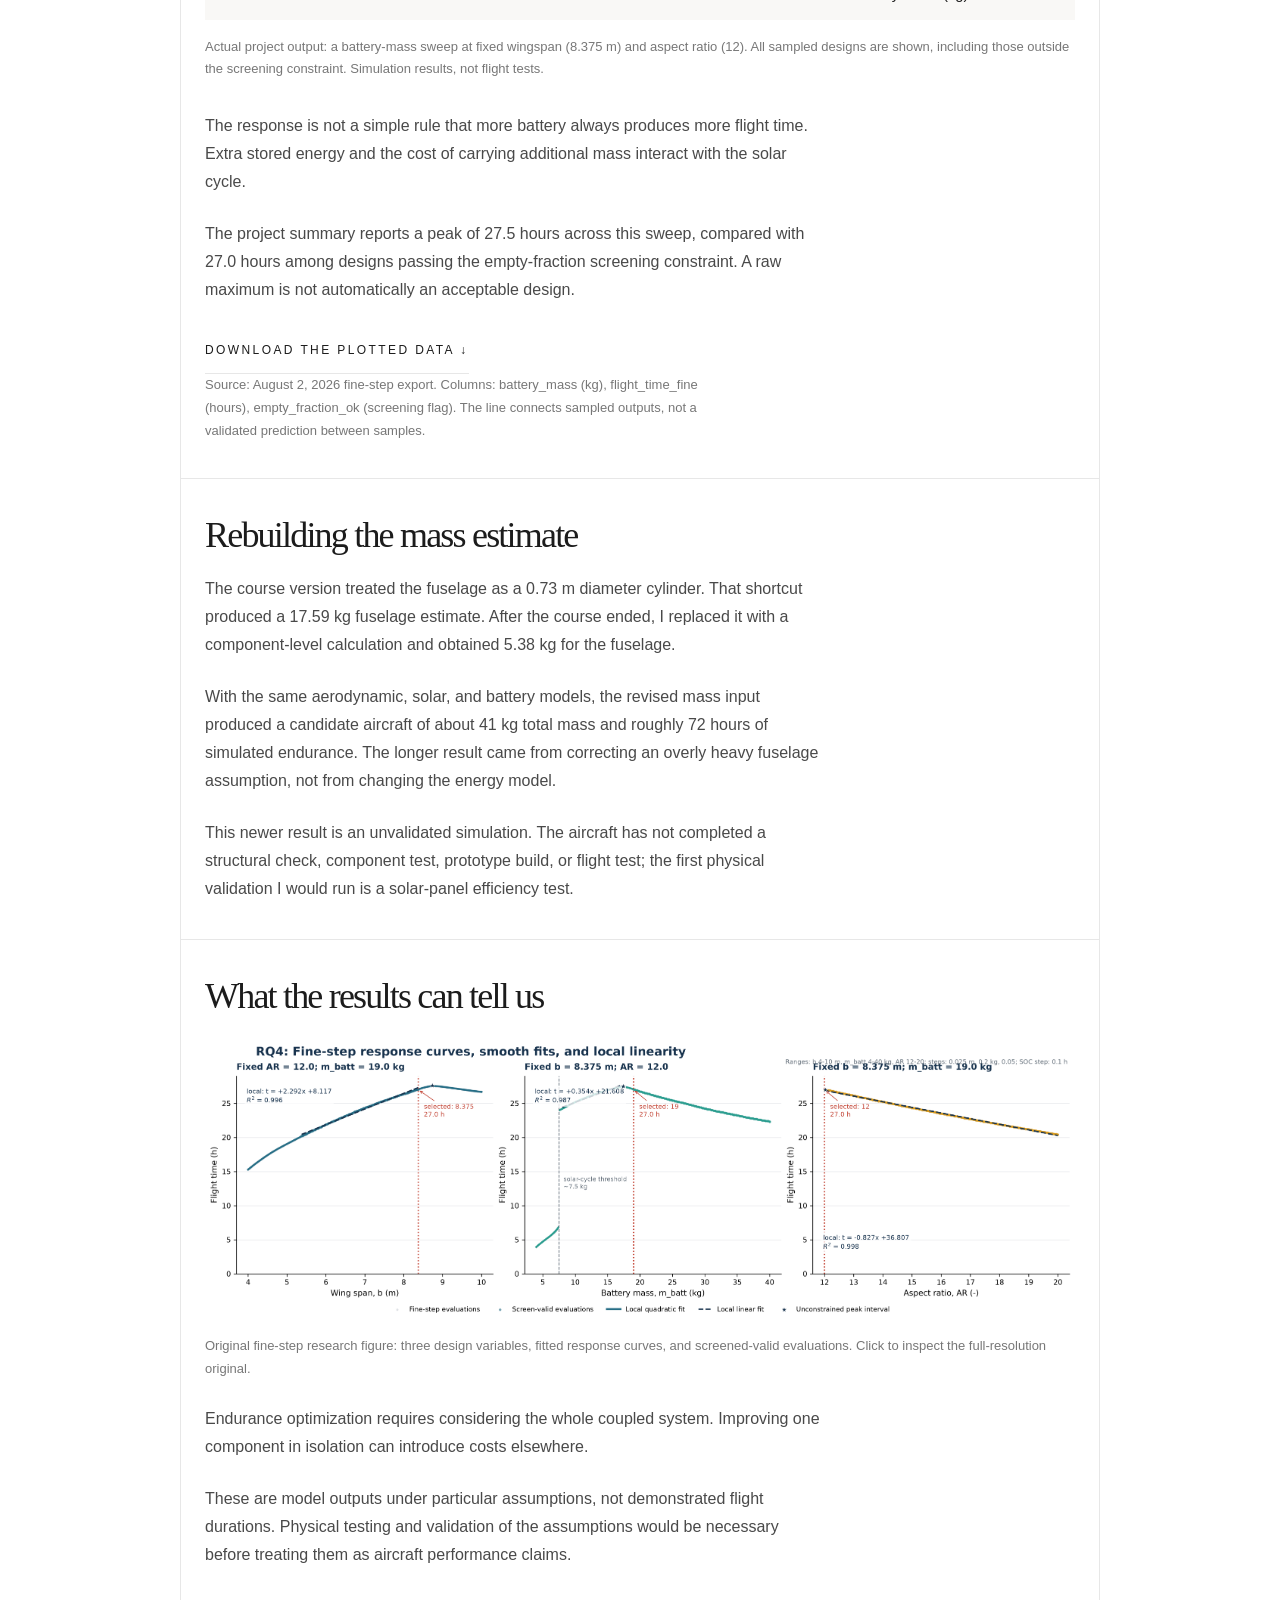
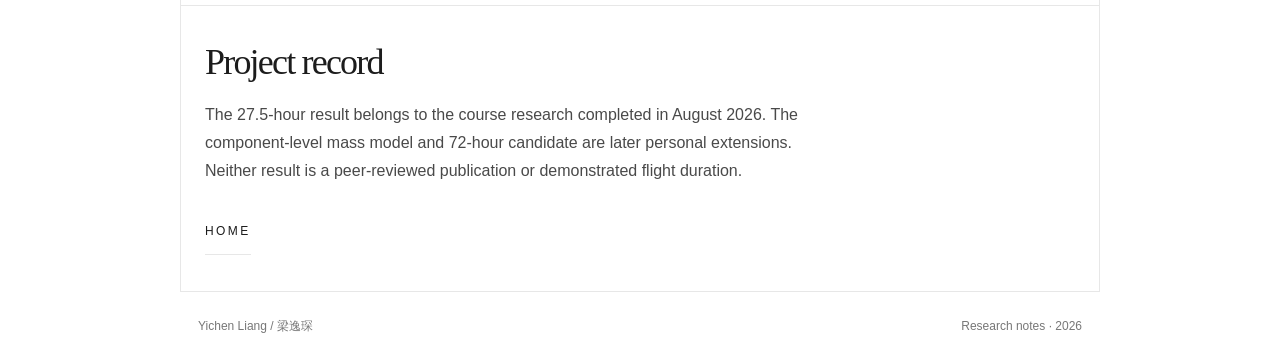
<file: solar-aircraft.html>
<!doctype html>
<html lang="en">
  <head>
    <meta charset="utf-8" />
    <meta name="viewport" content="width=device-width,initial-scale=1" />
    <meta
      name="description"
      content="Yichen Liang's solar-aircraft research: energy, mass, and design trade-offs."
    />
    <title>Solar aircraft — Yichen Liang</title>
    <link rel="stylesheet" href="style.css" />
  </head>
  <body class="profile-page detail-page">
    <a class="skip" href="#main">Skip to content</a>
    <header>
      <nav class="wrap" aria-label="Main navigation">
        <a class="logo" href="index.html">YICHEN LIANG</a>
        <div class="links">
          <a class="link" href="index.html#projects">Projects</a>
          <a class="link" href="index.html#about">About Me</a>
          <a class="link" href="archive.html">Archive</a>
        </div>
      </nav>
    </header>
    <main id="main" class="wrap">
      <section class="hero">
        <p class="label">01 / Computational modeling / March–August 2026</p>
        <h1>More energy.<br /><em>More weight.</em></h1>
        <p><em>Endurance Optimization of a Small Solar-Powered UAV</em>: does a bigger battery always mean a longer flight?</p>
      </section>
      <div class="reading">
        <section>
          <h2>The question</h2>
          <p>
            A battery stores energy, but an aircraft must also carry it. I wanted to understand how
            those competing effects change endurance—and how the answer shifts when the rest of the
            design changes.
          </p>
          <p>
            This investigation uses a computational model rather than a flight-tested aircraft. Its
            results describe the modeled conditions.
          </p>
          <p>
            I completed the project individually, with guidance from mentor Yitao Zhuang, from
            around March through August 3, 2026.
          </p>
        </section>
        <section>
          <h2>Building the model</h2>
          <p>
            I defined coupled models of mass, aerodynamics, solar-energy input, and battery state
            of charge. The project combined a 45,325-design parameter sweep with finer validation
            and sensitivity analysis.
          </p>
          <p>
            I designed the research question and modeling approach, then used AI for code
            generation, debugging, and language editing. The model assumptions and interpretation
            remained decisions I had to test and revise.
          </p>
        </section>
        <section>
          <h2>Reading the trade-off</h2>
          <figure>
            <img
              src="assets/battery-response.svg"
              width="820"
              height="410"
              alt="Fine-step simulation: endurance changes with battery mass. Exact values are provided in the downloadable CSV."
            />
            <figcaption>
              Actual project output: a battery-mass sweep at fixed wingspan (8.375 m) and aspect
              ratio (12). All sampled designs are shown, including those outside the screening
              constraint. Simulation results, not flight tests.
            </figcaption>
          </figure>
          <p style="margin-top: 32px">
            The response is not a simple rule that more battery always produces more flight time.
            Extra stored energy and the cost of carrying additional mass interact with the solar
            cycle.
          </p>
          <p>
            The project summary reports a peak of 27.5 hours across this sweep, compared with 27.0
            hours among designs passing the empty-fraction screening constraint. A raw maximum is
            not automatically an acceptable design.
          </p>
          <a class="link more" href="assets/battery-response.csv" download
            >Download the plotted data ↓</a
          >
          <p class="note">
            Source: August 2, 2026 fine-step export. Columns: battery_mass (kg), flight_time_fine
            (hours), empty_fraction_ok (screening flag). The line connects sampled outputs, not a
            validated prediction between samples.
          </p>
        </section>
        <section>
          <h2>Rebuilding the mass estimate</h2>
          <p>
            The course version treated the fuselage as a 0.73 m diameter cylinder. That shortcut
            produced a 17.59 kg fuselage estimate. After the course ended, I replaced it with a
            component-level calculation and obtained 5.38 kg for the fuselage.
          </p>
          <p>
            With the same aerodynamic, solar, and battery models, the revised mass input produced a
            candidate aircraft of about 41 kg total mass and roughly 72 hours of simulated
            endurance. The longer result came from correcting an overly heavy fuselage assumption,
            not from changing the energy model.
          </p>
          <p>
            This newer result is an unvalidated simulation. The aircraft has not completed a
            structural check, component test, prototype build, or flight test; the first physical
            validation I would run is a solar-panel efficiency test.
          </p>
        </section>
        <section>
          <h2>What the results can tell us</h2>
          <figure class="inline-media">
            <a href="assets/solar-response-curves.png" aria-label="Open full-resolution image"
              ><img
                src="assets/solar-response-curves.png"
                alt="Three research plots comparing modeled flight duration against wingspan, battery mass, and aspect ratio."
                loading="lazy"
                decoding="async"
            /></a>
            <figcaption>
              Original fine-step research figure: three design variables, fitted response curves,
              and screened-valid evaluations. Click to inspect the full-resolution original.
            </figcaption>
          </figure>
          <p>
            Endurance optimization requires considering the whole coupled system. Improving one
            component in isolation can introduce costs elsewhere.
          </p>
          <p>
            These are model outputs under particular assumptions, not demonstrated flight durations.
            Physical testing and validation of the assumptions would be necessary before treating
            them as aircraft performance claims.
          </p>
        </section>
        <section>
          <h2>Project record</h2>
          <p>
            The 27.5-hour result belongs to the course research completed in August 2026. The
            component-level mass model and 72-hour candidate are later personal extensions. Neither
            result is a peer-reviewed publication or demonstrated flight duration.
          </p>
          <a class="link more" href="index.html">Home</a>
        </section>
      </div>
    </main>
    <footer>
      <div class="wrap"><span>Yichen Liang / 梁逸琛</span><span>Research notes · 2026</span></div>
    </footer>
  </body>
</html>
</file>
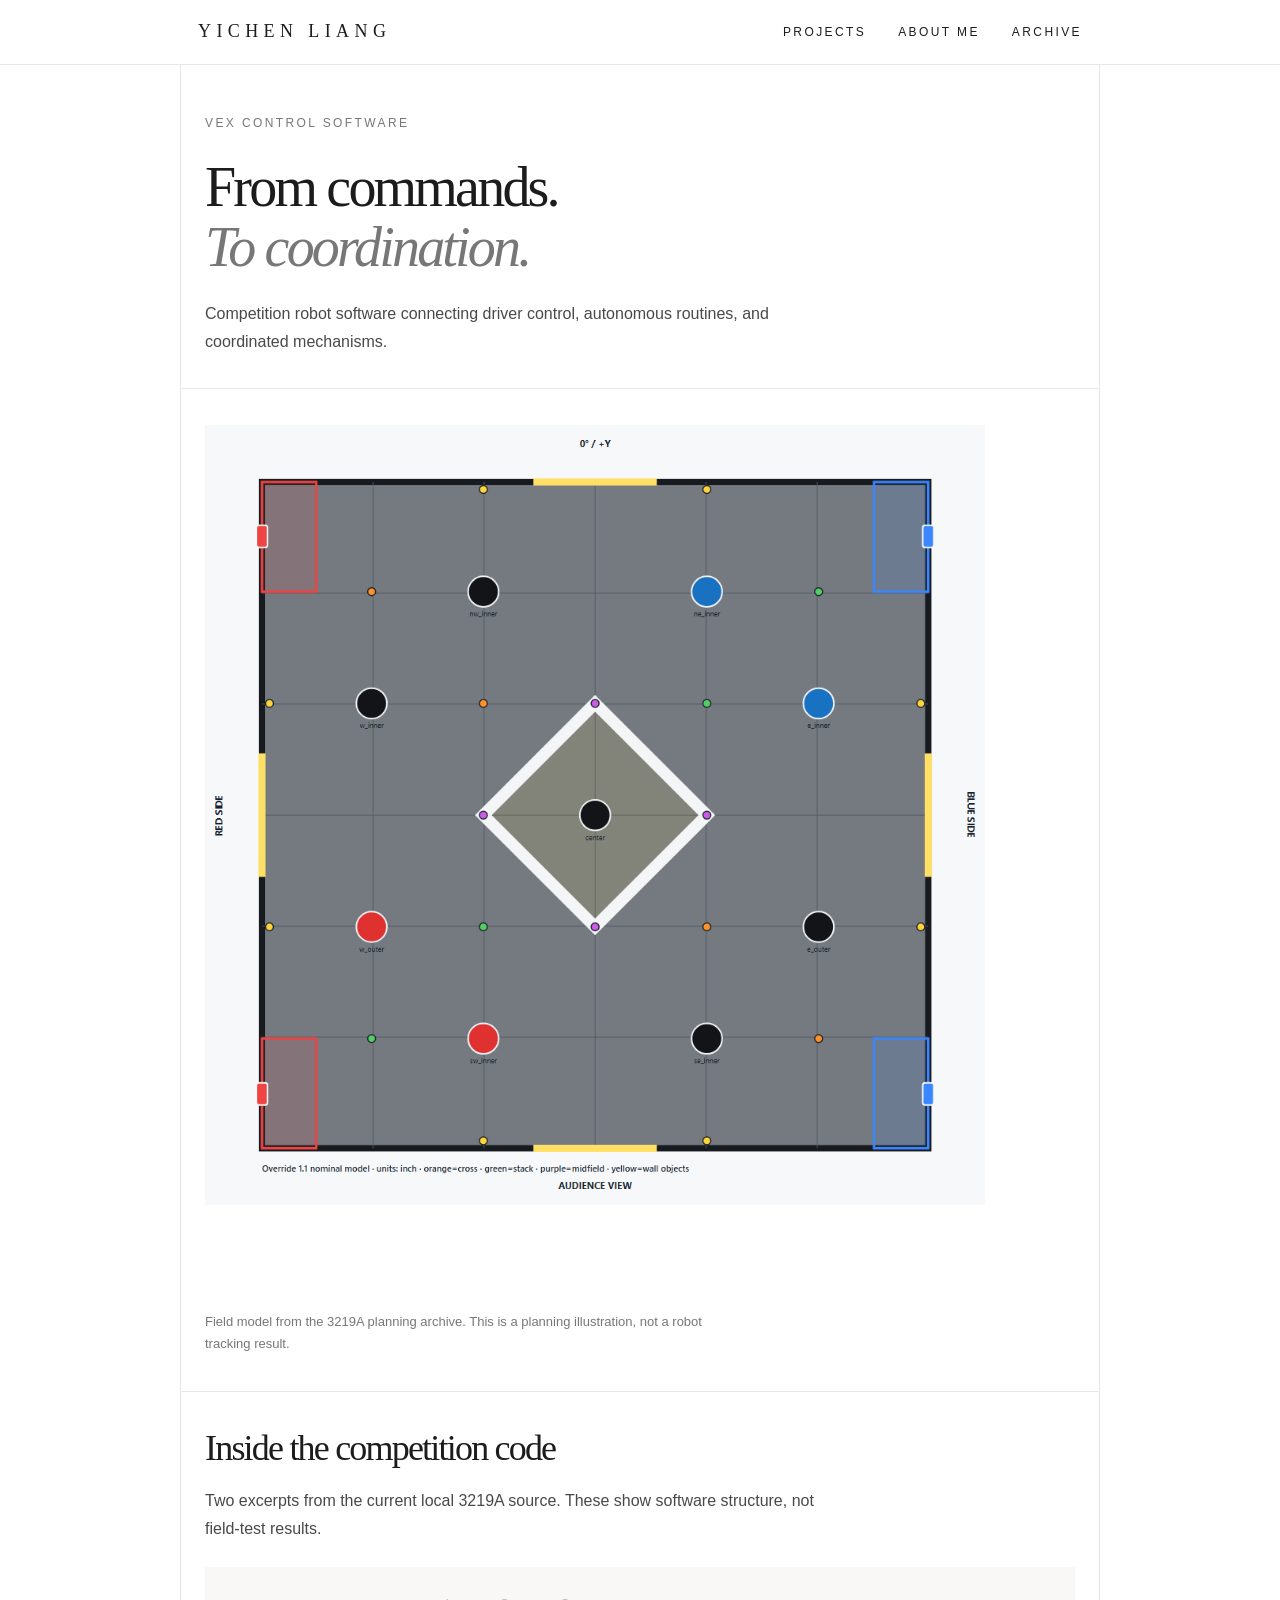
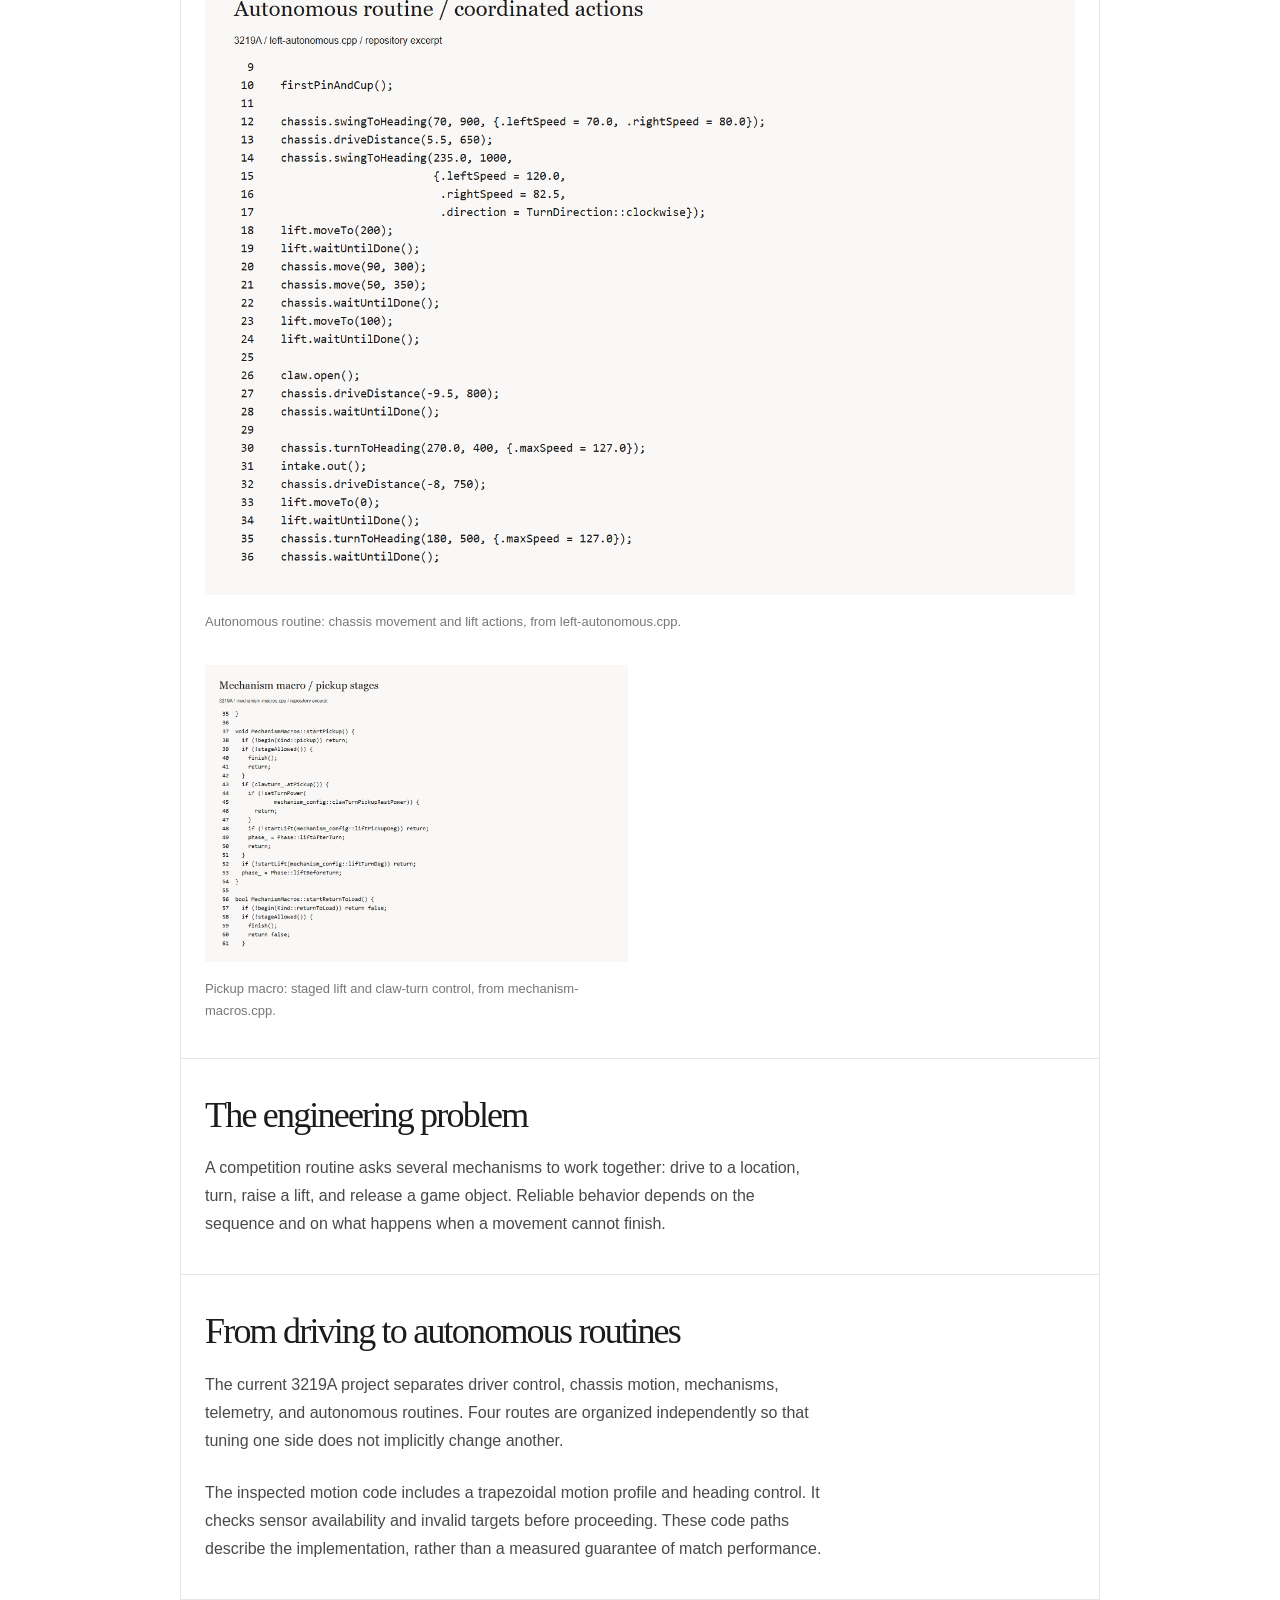
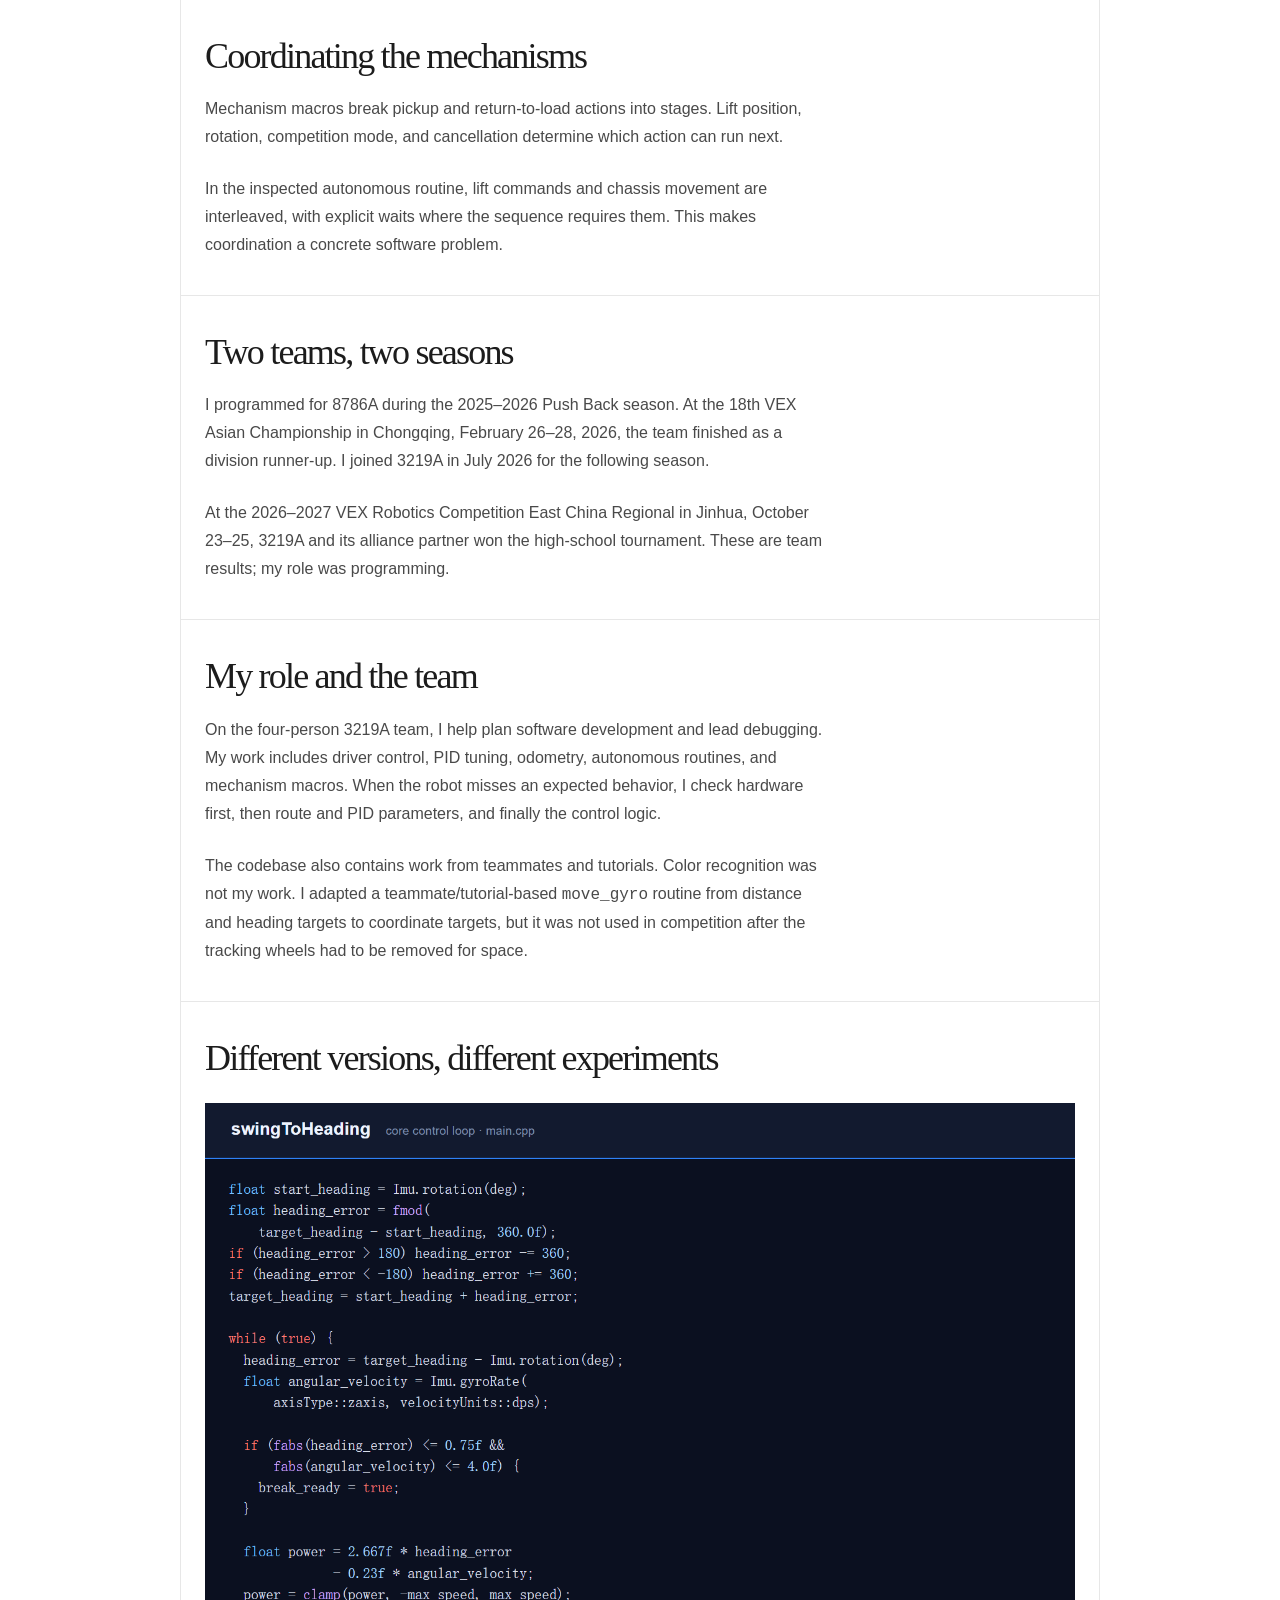
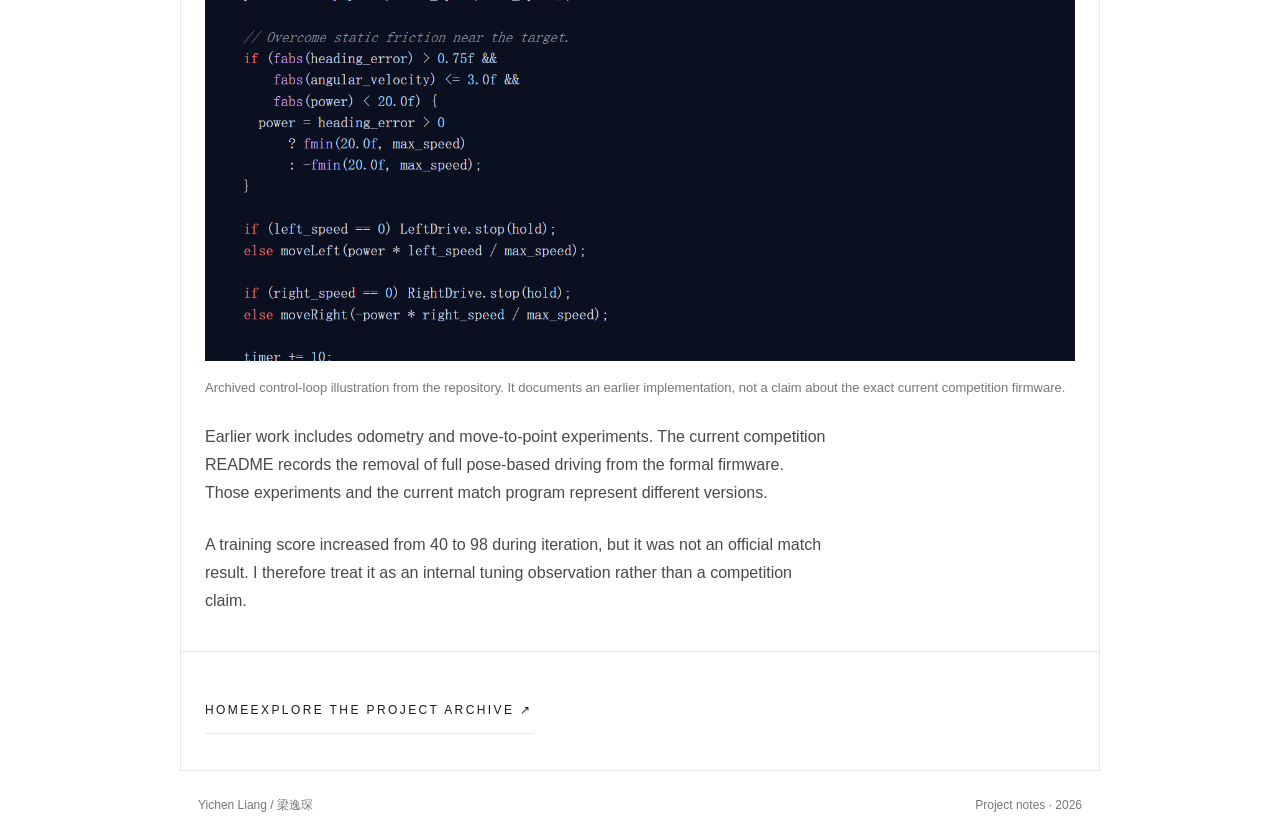
<file: vex.html>
<!doctype html>
<html lang="en">
  <head>
    <meta charset="utf-8" />
    <meta name="viewport" content="width=device-width,initial-scale=1" />
    <meta
      name="description"
      content="Competition robot software connecting driver control, autonomous routines, and coordinated mechanisms."
    />
    <title>VEX control software — Yichen Liang</title>
    <link rel="stylesheet" href="style.css" />
  </head>
  <body class="profile-page detail-page">
    <a class="skip" href="#main">Skip to content</a>
    <header>
      <nav class="wrap" aria-label="Main navigation">
        <a class="logo" href="index.html">YICHEN LIANG</a>
        <div class="links">
          <a class="link" href="index.html#projects">Projects</a>
          <a class="link" href="index.html#about">About Me</a>
          <a class="link" href="archive.html">Archive</a>
        </div>
      </nav>
    </header>
    <main id="main" class="wrap">
      <section class="hero">
        <p class="label">VEX control software</p>
        <h1>From commands.<br /><em>To coordination.</em></h1>
        <p>
          Competition robot software connecting driver control, autonomous routines, and coordinated
          mechanisms.
        </p>
      </section>
      <section class="project-media">
        <figure>
          <a href="assets/vex-field.png" aria-label="Open full-size VEX field model"
            ><img
              src="assets/vex-field.png"
              width="1100"
              height="1100"
              loading="lazy"
              alt="VEX planning field model with coordinates and labeled game-object positions."
          /></a>
          <figcaption>
            Field model from the 3219A planning archive. This is a planning illustration, not a
            robot tracking result.
          </figcaption>
        </figure>
      </section>
      <section class="visual-story">
        <h2>Inside the competition code</h2>
        <p>
          Two excerpts from the current local 3219A source. These show software structure, not
          field-test results.
        </p>
        <div class="image-gallery">
          <figure>
            <a href="assets/vex-routine.png" aria-label="Open full-size image"
              ><img
                loading="lazy"
                src="assets/vex-routine.png"
                alt="Autonomous routine: chassis movement and lift actions, from left-autonomous.cpp."
            /></a>
            <figcaption>
              Autonomous routine: chassis movement and lift actions, from left-autonomous.cpp.
            </figcaption>
          </figure>
          <figure>
            <a href="assets/vex-macro.png" aria-label="Open full-size image"
              ><img
                loading="lazy"
                src="assets/vex-macro.png"
                alt="Pickup macro: staged lift and claw-turn control, from mechanism-macros.cpp."
            /></a>
            <figcaption>
              Pickup macro: staged lift and claw-turn control, from mechanism-macros.cpp.
            </figcaption>
          </figure>
        </div>
      </section>
      <div class="reading">
        <section>
          <h2>The engineering problem</h2>
          <p>
            A competition routine asks several mechanisms to work together: drive to a location,
            turn, raise a lift, and release a game object. Reliable behavior depends on the sequence
            and on what happens when a movement cannot finish.
          </p>
        </section>
        <section>
          <h2>From driving to autonomous routines</h2>
          <p>
            The current 3219A project separates driver control, chassis motion, mechanisms,
            telemetry, and autonomous routines. Four routes are organized independently so that
            tuning one side does not implicitly change another.
          </p>
          <p>
            The inspected motion code includes a trapezoidal motion profile and heading control. It
            checks sensor availability and invalid targets before proceeding. These code paths
            describe the implementation, rather than a measured guarantee of match performance.
          </p>
        </section>
        <section>
          <h2>Coordinating the mechanisms</h2>
          <p>
            Mechanism macros break pickup and return-to-load actions into stages. Lift position,
            rotation, competition mode, and cancellation determine which action can run next.
          </p>
          <p>
            In the inspected autonomous routine, lift commands and chassis movement are interleaved,
            with explicit waits where the sequence requires them. This makes coordination a concrete
            software problem.
          </p>
        </section>
        <section>
          <h2>Two teams, two seasons</h2>
          <p>
            I programmed for 8786A during the 2025–2026 Push Back season. At the 18th VEX Asian
            Championship in Chongqing, February 26–28, 2026, the team finished as a division
            runner-up. I joined 3219A in July 2026 for the following season.
          </p>
          <p>
            At the 2026–2027 VEX Robotics Competition East China Regional in Jinhua, October 23–25,
            3219A and its alliance partner won the high-school tournament. These are team results;
            my role was programming.
          </p>
        </section>
        <section>
          <h2>My role and the team</h2>
          <p>
            On the four-person 3219A team, I help plan software development and lead debugging. My
            work includes driver control, PID tuning, odometry, autonomous routines, and mechanism
            macros. When the robot misses an expected behavior, I check hardware first, then route
            and PID parameters, and finally the control logic.
          </p>
          <p>
            The codebase also contains work from teammates and tutorials. Color recognition was not
            my work. I adapted a teammate/tutorial-based <code>move_gyro</code> routine from distance
            and heading targets to coordinate targets, but it was not used in competition after the
            tracking wheels had to be removed for space.
          </p>
        </section>
        <section>
          <h2>Different versions, different experiments</h2>
          <figure class="inline-media">
            <a href="assets/vex-heading-code.png" aria-label="Open full-resolution image"
              ><img
                src="assets/vex-heading-code.png"
                alt="Archived swingToHeading code illustration showing heading error and angular velocity feedback."
                loading="lazy"
                decoding="async"
            /></a>
            <figcaption>
              Archived control-loop illustration from the repository. It documents an earlier
              implementation, not a claim about the exact current competition firmware.
            </figcaption>
          </figure>
          <p>
            Earlier work includes odometry and move-to-point experiments. The current competition
            README records the removal of full pose-based driving from the formal firmware. Those
            experiments and the current match program represent different versions.
          </p>
          <p>
            A training score increased from 40 to 98 during iteration, but it was not an official
            match result. I therefore treat it as an internal tuning observation rather than a
            competition claim.
          </p>
        </section>
        <section>
          <a class="link more" href="index.html">Home</a
          ><a class="link more" href="archive.html">Explore the project archive ↗</a>
        </section>
      </div>
    </main>
    <footer>
      <div class="wrap"><span>Yichen Liang / 梁逸琛</span><span>Project notes · 2026</span></div>
    </footer>
  </body>
</html>
</file>
<file: style.css>
:root {
  --paper: #f9f8f6;
  --ink: #1c1c1c;
  --muted: rgba(28, 28, 28, 0.6);
  --line: rgba(28, 28, 28, 0.1);
}
* {
  box-sizing: border-box;
}
html {
  scroll-behavior: smooth;
  scroll-padding-top: 100px;
}
body {
  margin: 0;
  background: var(--paper);
  color: var(--ink);
  font-family: Arial, "Microsoft YaHei", sans-serif;
  font-size: 16px;
  line-height: 1.75;
}
a {
  color: inherit;
  text-decoration: none;
}
a.link {
  position: relative;
  display: inline-block;
}
a.link:after {
  content: "";
  position: absolute;
  bottom: 0;
  left: 0;
  width: 100%;
  height: 1px;
  background: currentColor;
  transform: scaleX(0);
  transform-origin: right;
  transition: transform 0.5s;
}
a.link:hover:after,
a.link:focus-visible:after {
  transform: scaleX(1);
  transform-origin: left;
}
a:focus-visible,
summary:focus-visible {
  outline: 1px solid var(--ink);
  outline-offset: 6px;
}
.wrap {
  max-width: 1280px;
  margin: auto;
  padding: 0 48px;
}
header {
  position: fixed;
  inset: 0 0 auto;
  z-index: 5;
  background: rgba(249, 248, 246, 0.95);
  border-bottom: 1px solid var(--line);
}
nav {
  display: flex;
  justify-content: space-between;
  align-items: center;
  min-height: 84px;
  gap: 24px;
}
.logo {
  font-family: Georgia, serif;
  font-size: 18px;
  letter-spacing: 0.3em;
}
nav .links {
  display: flex;
  gap: 32px;
}
nav .links,
.label,
.more {
  font-size: 12px;
  letter-spacing: 0.2em;
  text-transform: uppercase;
}
.label {
  color: var(--muted);
}
h1,
h2,
h3,
.serif {
  font-family: Georgia, "Times New Roman", serif;
  font-weight: 400;
  letter-spacing: -0.05em;
}
h1 {
  font-size: clamp(64px, 10.7vw, 144px);
  line-height: 0.95;
  margin: 46px 0 52px;
}
h2 {
  font-size: clamp(44px, 5vw, 72px);
  line-height: 1.1;
  margin: 0;
}
h3 {
  font-size: clamp(32px, 3.4vw, 48px);
  line-height: 1.15;
  margin: 0 0 24px;
}
p {
  max-width: 65ch;
  margin: 0 0 24px;
  color: rgba(28, 28, 28, 0.8);
}
em {
  font-weight: 400;
  color: var(--muted);
}
section {
  padding: 160px 0;
  border-bottom: 1px solid var(--line);
}
.hero {
  padding-top: 170px;
  padding-bottom: 96px;
}
.hero-foot,
.split {
  display: grid;
  grid-template-columns: 5fr 7fr;
  gap: 96px;
}
.hero-foot p {
  max-width: 440px;
}
.hero-foot .label {
  align-self: end;
}
.section-head {
  display: flex;
  justify-content: space-between;
  align-items: end;
  gap: 24px;
  margin-bottom: 80px;
}
.work {
  display: grid;
  grid-template-columns: 1fr 4fr 7fr;
  gap: 32px;
  padding: 48px 0;
  border-bottom: 1px solid var(--line);
  transition:
    border-color 0.5s,
    background-color 0.5s;
}
.work:hover {
  border-color: rgba(28, 28, 28, 0.4);
  background: rgba(28, 28, 28, 0.02);
}
.work:hover h3 {
  font-style: italic;
}
.work .number {
  font-family: Georgia, serif;
  font-size: 24px;
  color: var(--muted);
}
.work p {
  max-width: 480px;
}
.meta {
  font-size: 12px;
  color: var(--muted);
  margin-top: 24px;
}
.more {
  cursor: pointer;
  list-style: none;
  display: flex;
  justify-content: space-between;
  align-items: center;
  padding: 12px 0;
  border-bottom: 1px solid var(--line);
}
.more::-webkit-details-marker {
  display: none;
}
.more:after {
  content: "+";
  font-size: 20px;
}
details[open] .more:after {
  content: "−";
}
details p {
  margin-top: 24px;
  font-size: 14px;
}
blockquote {
  font-family: Georgia, serif;
  font-size: clamp(30px, 3.6vw, 48px);
  line-height: 1.3;
  letter-spacing: -0.03em;
  margin: 0 0 40px;
}
.about-body {
  max-width: 480px;
}
.note {
  font-size: 13px;
  color: var(--muted);
}
footer {
  padding: 48px 0;
}
footer .wrap {
  display: flex;
  justify-content: space-between;
  gap: 24px;
  font-size: 12px;
  color: var(--muted);
}
.skip {
  position: fixed;
  left: 24px;
  top: -100px;
  background: var(--paper);
  z-index: 10;
  padding: 12px;
}
.skip:focus {
  top: 10px;
}
@media (max-width: 760px) {
  .wrap {
    padding: 0 24px;
  }
  nav {
    min-height: 76px;
  }
  .logo {
    font-size: 15px;
    letter-spacing: 0.15em;
  }
  nav .links {
    gap: 16px;
    font-size: 10px;
    letter-spacing: 0.1em;
  }
  section {
    padding: 96px 0;
  }
  .hero {
    padding-top: 140px;
  }
  .hero-foot,
  .split {
    grid-template-columns: 1fr;
    gap: 40px;
  }
  .section-head {
    display: block;
    margin-bottom: 40px;
  }
  .section-head .label {
    margin-top: 24px;
  }
  .work {
    grid-template-columns: 28px 1fr;
    gap: 20px;
  }
  .work .description {
    grid-column: 2;
  }
  .work h3 {
    margin-bottom: 16px;
  }
  .section-head h2 {
    font-size: 48px;
  }
  footer .wrap {
    flex-direction: column;
    gap: 8px;
  }
}
@media (prefers-reduced-motion: reduce) {
  html {
    scroll-behavior: auto;
  }
  *,
  *:after {
    transition: none !important;
  }
}

.feature {
  display: grid;
  grid-template-columns: 5fr 7fr;
  gap: 64px;
  padding-bottom: 80px;
  border-bottom: 1px solid var(--line);
}
figure {
  margin: 0;
}
figure img {
  width: 100%;
  height: auto;
  display: block;
}
figcaption {
  font-size: 13px;
  color: var(--muted);
  line-height: 1.7;
  margin-top: 16px;
}
.feature h3 {
  font-size: clamp(40px, 4.5vw, 64px);
}
.reading {
  max-width: 760px;
}
.reading section {
  padding: 80px 0;
}
.reading h2 {
  font-size: 42px;
  margin-bottom: 28px;
}
.name {
  font-size: clamp(64px, 10vw, 128px);
}
@media (max-width: 760px) {
  .feature {
    grid-template-columns: 1fr;
    gap: 32px;
  }
}
.sider-feature {
  padding-top: 96px;
}
.sider-intro {
  align-self: center;
}
.sider-intro blockquote {
  font-size: clamp(28px, 3vw, 42px);
}
a.more:after {
  content: none;
}
.reading section {
  padding: 96px 0;
}
@media (min-width: 761px) {
  .reading section {
    padding: 160px 0;
  }
}

.project-entry {
  display: grid;
  grid-template-columns: 60px 1fr 40px;
  gap: 32px;
  align-items: center;
  padding: 40px 0;
  border-bottom: 1px solid var(--line);
  transition:
    background-color 0.5s,
    border-color 0.5s;
}
.project-entry:hover {
  background: rgba(28, 28, 28, 0.02);
  border-color: rgba(28, 28, 28, 0.4);
}
.project-entry:hover h3 {
  font-style: italic;
}
.project-entry h3 {
  margin: 0 0 8px;
}
.project-entry p {
  margin: 0;
  color: var(--muted);
}
.project-entry .number {
  font-family: Georgia, serif;
  color: var(--muted);
}
.entry-arrow {
  font-size: 28px;
}
.project-media img,
.project-media video {
  width: 100%;
  height: auto;
  display: block;
}
.project-media h2 {
  margin-bottom: 40px;
}
.phone-media {
  max-width: 360px;
  margin: auto;
}
.project-media figure {
  overflow: hidden;
}
.project-media figcaption {
  max-width: 70ch;
}
.project-media a:focus-visible {
  outline-offset: 2px;
}
@media (max-width: 760px) {
  .project-entry {
    grid-template-columns: 26px 1fr 24px;
    gap: 16px;
  }
  .project-entry h3 {
    font-size: 32px;
  }
  .project-entry p {
    font-size: 14px;
  }
}

.project-entry {
  grid-template-columns: 36px minmax(0, 1fr) 32px;
  column-gap: 24px;
  row-gap: 28px;
  padding: 48px 0 64px;
}
.project-cover {
  grid-column: 1/-1;
  display: block;
  overflow: hidden;
  aspect-ratio: 16/9;
  background: rgba(28, 28, 28, 0.025);
}
.project-cover img {
  display: block;
  width: 100%;
  height: 100%;
  object-fit: contain;
  transition: transform 1s;
}
.project-entry:hover .project-cover img {
  transform: scale(1.025);
}
.portrait-cover img {
  padding: 24px;
}
.project-entry .number {
  grid-column: 1;
}
.project-entry h3 {
  font-size: clamp(32px, 4vw, 52px);
}
@media (min-width: 1000px) {
  .project-entry {
    grid-template-columns: minmax(0, 1.3fr) 28px minmax(0, 1fr) 28px;
    gap: 32px;
    align-items: center;
  }
  .project-cover {
    grid-column: 1;
    grid-row: 1;
  }
  .project-entry .number {
    grid-column: 2;
  }
  .project-entry > div {
    grid-column: 3;
  }
  .entry-arrow {
    grid-column: 4;
  }
}
@media (prefers-reduced-motion: reduce) {
  .project-entry:hover .project-cover img {
    transform: none;
  }
}

.inline-media {
  margin-top: 36px;
  margin-bottom: 40px;
}
.inline-media img {
  display: block;
  width: 100%;
  height: auto;
}
.inline-media a {
  display: block;
}
.inline-media.phone-media {
  margin-left: auto;
  margin-right: auto;
}
.inline-media figcaption {
  line-height: 1.75;
}
.inline-media a:focus-visible {
  outline-offset: 4px;
}

.visual-story h2 {
  margin-bottom: 24px;
}
.image-gallery {
  display: grid;
  grid-template-columns: repeat(2, minmax(0, 1fr));
  gap: 64px 40px;
  margin-top: 48px;
}
.image-gallery figure:first-child {
  grid-column: 1/-1;
}
.image-gallery img {
  width: 100%;
  height: auto;
  max-height: 720px;
  object-fit: contain;
  display: block;
}
.image-gallery a {
  display: block;
  background: rgba(28, 28, 28, 0.025);
}
@media (max-width: 760px) {
  .image-gallery {
    grid-template-columns: 1fr;
    gap: 48px;
  }
  .image-gallery img {
    max-height: 640px;
  }
}

.github-activity {
  padding-block: 72px;
}
.github-activity h2 {
  margin-bottom: 16px;
}
.calendar-scroll {
  overflow-x: auto;
}
.calendar-scroll img {
  display: block;
  width: 100%;
  min-width: 620px;
  height: auto;
}
.github-activity .note {
  margin-top: 12px;
}

.github-activity .calendar-scroll {
  padding: 16px;
  border: 1px solid var(--line);
  border-radius: 6px;
  background: white;
}

.activity-plate {
  background: white;
  border: 1px solid #e3e3e5;
  padding: clamp(12px, 2vw, 24px);
}
.activity-plate .calendar-scroll {
  padding: 0;
  border: 0;
  border-radius: 0;
}
.activity-plate figcaption {
  display: flex;
  flex-wrap: wrap;
  justify-content: space-between;
  align-items: center;
  gap: 12px;
  font-size: clamp(14px, 1.55vw, 20px);
  color: var(--ink);
}
.figure-number,
.activity-key {
  color: #73737f;
}
.figure-number {
  margin-right: 6px;
}
.activity-plate a {
  text-decoration: underline;
  text-underline-offset: 4px;
}
.activity-key,
.activity-key span {
  display: inline-flex;
  align-items: center;
  gap: 6px;
}
.activity-key span {
  gap: 3px;
}
.activity-key i {
  width: 0.9em;
  height: 0.9em;
}
.profile-page {
  background: white;
}
.profile-page .wrap {
  max-width: 920px;
  padding-inline: 18px;
}
.profile-page main.wrap {
  padding: 0;
  border-inline: 1px solid var(--line);
}
.profile-page header {
  position: sticky;
  top: 0;
  background: white;
}
.profile-page nav {
  min-height: 64px;
}
.profile-head,
.profile-bar {
  display: flex;
  gap: 24px;
  align-items: center;
  padding: 24px;
  border-bottom: 1px solid var(--line);
}
.profile-head h1 {
  font-size: clamp(38px, 6vw, 64px);
  margin: 8px 0;
}
.profile-head p,
.profile-bar span {
  margin: 0;
  color: var(--muted);
}
.monogram {
  display: grid;
  place-items: center;
  flex: none;
  width: clamp(68px, 12vw, 120px);
  aspect-ratio: 1;
  border: 1px solid var(--line);
  border-radius: 50%;
  font: italic 36px Georgia;
}
.profile-bar {
  justify-content: space-between;
  font-size: 14px;
}
.profile-page .github-activity {
  padding: 18px;
}
.profile-page .activity-plate {
  border: 0;
  padding: 0;
}
.calendar-scroll svg {
  display: block;
  width: 100%;
  min-width: 620px;
}
.calendar-scroll rect:hover {
  stroke: #62626b;
}
.profile-page .activity-plate figcaption {
  font-size: 15px;
}
.profile-page #about {
  display: block;
  padding: 36px 24px;
  border-top: 12px double var(--line);
}
.profile-page #about h2 {
  font-size: 36px;
  margin-bottom: 20px;
}
.profile-page #about h2 br,
.profile-page #about blockquote,
.profile-page #about .note {
  display: none;
}
.profile-page .about-body {
  max-width: 70ch;
}
.day-tip {
  position: fixed;
  z-index: 60;
  pointer-events: none;
  padding: 8px 14px;
  border-radius: 6px;
  background: #171719;
  color: white;
  font:
    14px/1.5 Arial,
    sans-serif;
}
.day-tip[hidden] {
  display: none;
}
.profile-head {
  display: grid;
  grid-template-columns: clamp(78px, 19vw, 182px) minmax(0, 1fr);
  align-items: end;
  gap: 14px clamp(12px, 2vw, 24px);
  padding: clamp(32px, 5vw, 68px) 18px 16px;
}
.profile-avatar {
  grid-column: 1;
  grid-row: 1 / 3;
  width: 100%;
  height: auto;
  border-radius: 50%;
  border: 1px solid var(--line);
}
.profile-wordmark {
  grid-column: 2;
  width: 100%;
  height: auto;
}
.profile-identity {
  grid-column: 2;
  border-top: 1px solid var(--line);
}
.profile-head h1 {
  margin: 10px 0 6px;
  font-size: clamp(28px, 4vw, 42px);
}
.profile-head p {
  font-size: clamp(12px, 2vw, 16px);
}
.tech-stack {
  padding: 32px 24px;
}
.tech-stack h2 {
  font-size: 36px;
  margin-bottom: 16px;
}
.tech-stack dl {
  display: grid;
  grid-template-columns: minmax(0, 10rem) 1fr;
  margin: 0;
}
.tech-stack dt,
.tech-stack dd {
  margin: 0;
  padding: 10px 0;
  border-top: 1px solid var(--line);
}
.tech-stack dt {
  font-weight: 600;
}
@media (max-width: 480px) {
  .tech-stack dl {
    grid-template-columns: 1fr;
  }
  .tech-stack dt {
    padding-bottom: 0;
  }
  .tech-stack dd {
    border: 0;
    padding-top: 2px;
  }
}

.project-summaries {
  padding: 36px 24px;
}

.project-summaries h2 {
  font-size: 36px;
}

.project-summaries ul {
  padding: 0;
  margin: 20px 0 0;
  list-style: none;
}

.project-summaries li {
  border-top: 1px solid var(--line);
}

.project-summaries a {
  display: grid;
  grid-template-columns: clamp(76px, 18vw, 128px) 1fr;
  align-items: center;
  gap: clamp(14px, 3vw, 28px);
  padding: 20px 0;
}

.project-summaries img {
  width: 100%;
  height: 86px;
  object-fit: contain;
}

.project-summaries h3 {
  margin: 0 0 4px;
  font-size: 25px;
}

.project-summaries h3 span {
  font-size: 16px;
  color: var(--muted);
}

.project-summaries a:is(:hover, :focus-visible) h3 {
  text-decoration: underline;
  text-underline-offset: 4px;
}

.project-summaries p {
  margin: 0;
  font-size: 15px;
}

/* Project pages share the profile grid and navigation. */
.detail-page main > section,
.detail-page .reading > section {
  padding: 36px 24px;
}

.detail-page .hero {
  padding-block: 48px 32px;
}

.detail-page .hero h1 {
  font-size: clamp(36px, 5vw, 56px);
  line-height: 1.07;
  margin: 16px 0 22px;
}

.detail-page h2 {
  font-size: clamp(28px, 4vw, 36px);
  line-height: 1.15;
  margin-bottom: 18px;
}

.detail-page .reading {
  max-width: none;
}

.detail-page p {
  max-width: 70ch;
}

.detail-page .hero-foot {
  display: block;
}

.detail-page section > p:last-child {
  margin-bottom: 0;
}

.detail-page .image-gallery {
  margin-top: 24px;
  gap: 32px 24px;
}

.detail-page .inline-media {
  margin-block: 24px;
}

.detail-page footer {
  padding: 24px 0;
}

@media (max-width: 600px) {
  .detail-page main > section,
  .detail-page .reading > section {
    padding: 28px 18px;
  }
}

.stack-chips {
  display: flex;
  flex-wrap: wrap;
  gap: 8px;
  margin: 0;
  padding: 0;
  list-style: none;
}

.stack-chip {
  display: inline-flex;
  align-items: center;
  gap: 8px;
  padding: 4px 10px;
  border: 1px solid var(--line);
  border-radius: 5px;
  font-size: 14px;
  white-space: nowrap;
}

.stack-chip img {
  object-fit: contain;
  filter: grayscale(1);
}

.github-icon-link {
  display: inline-flex;
  align-items: center;
  justify-content: center;
  min-width: 36px;
  min-height: 36px;
}

.github-icon-link:hover {
  opacity: 0.7;
}

.profile-page nav .links {
  align-items: center;
}
.profile-page .reveal-pending {
  opacity: 0;
}

@media (prefers-reduced-motion: reduce), print {
  .profile-page .reveal-pending { opacity: 1; }
}
</file>
